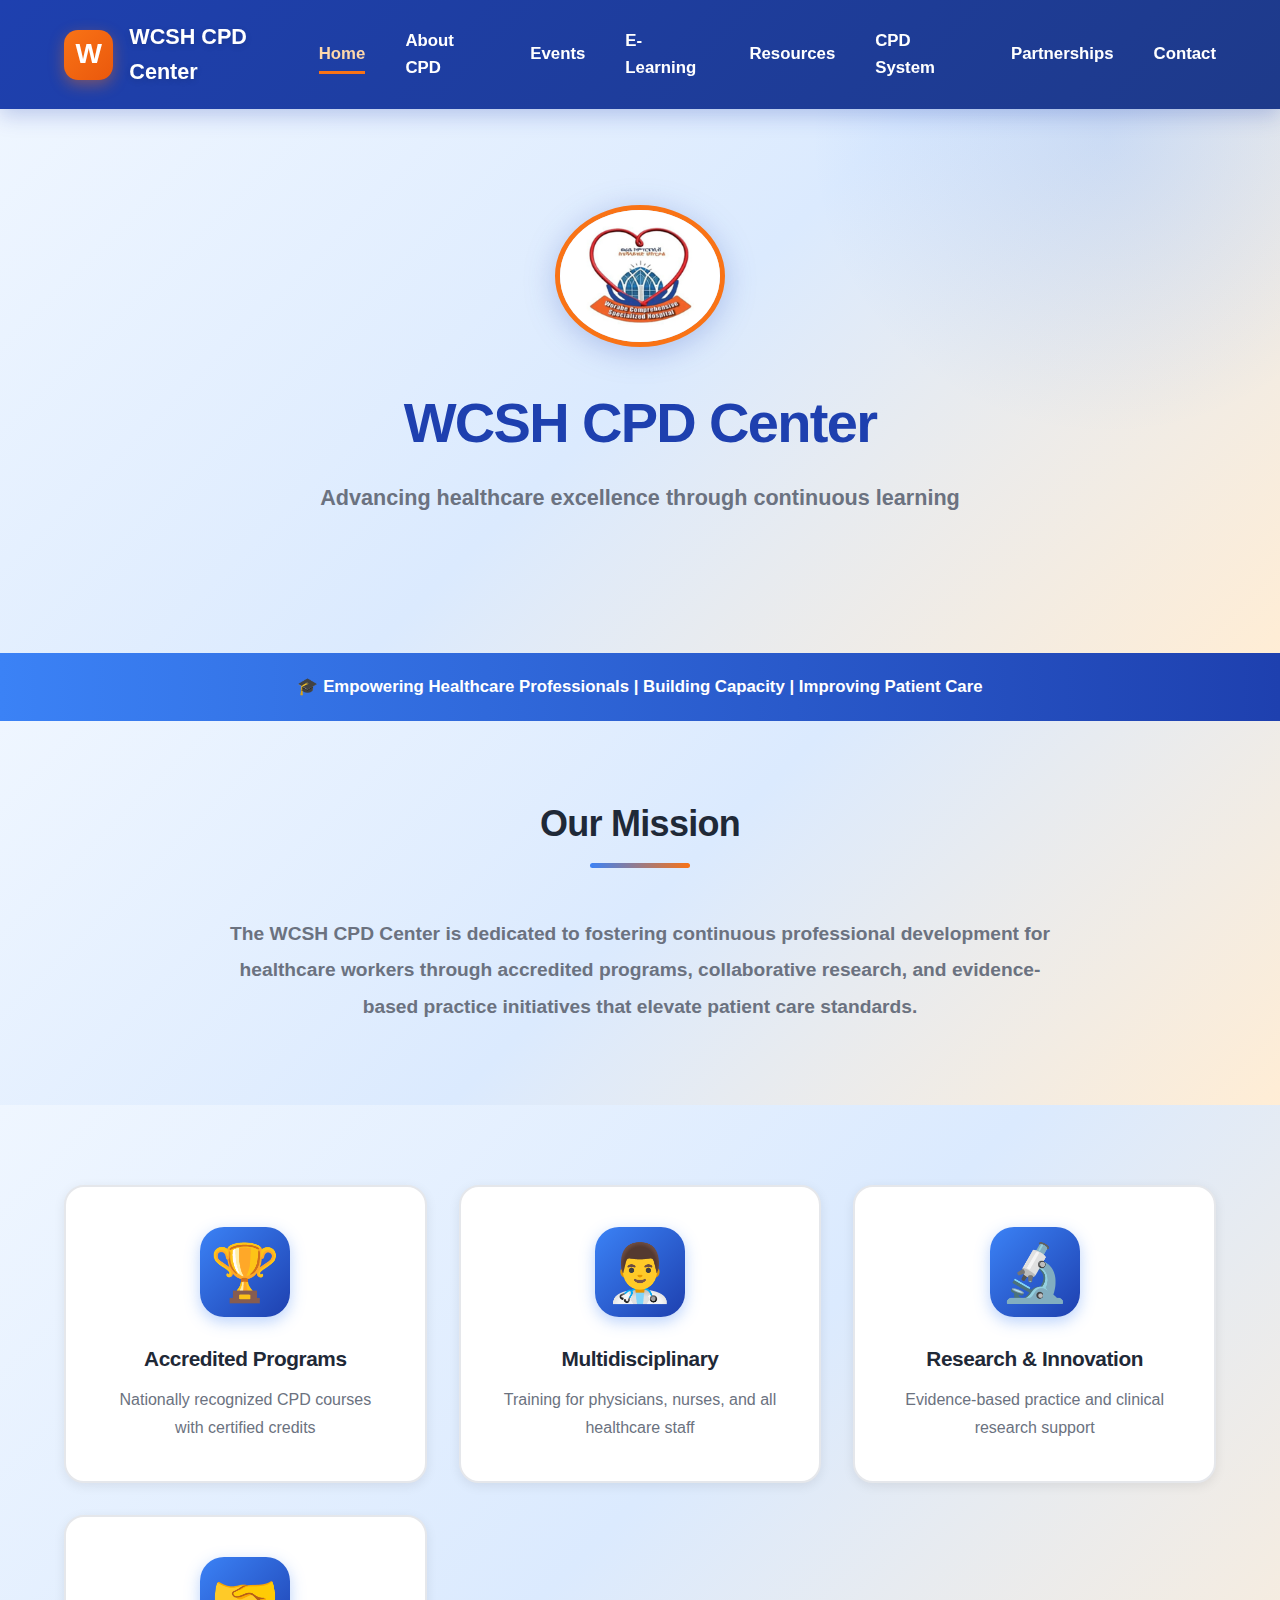
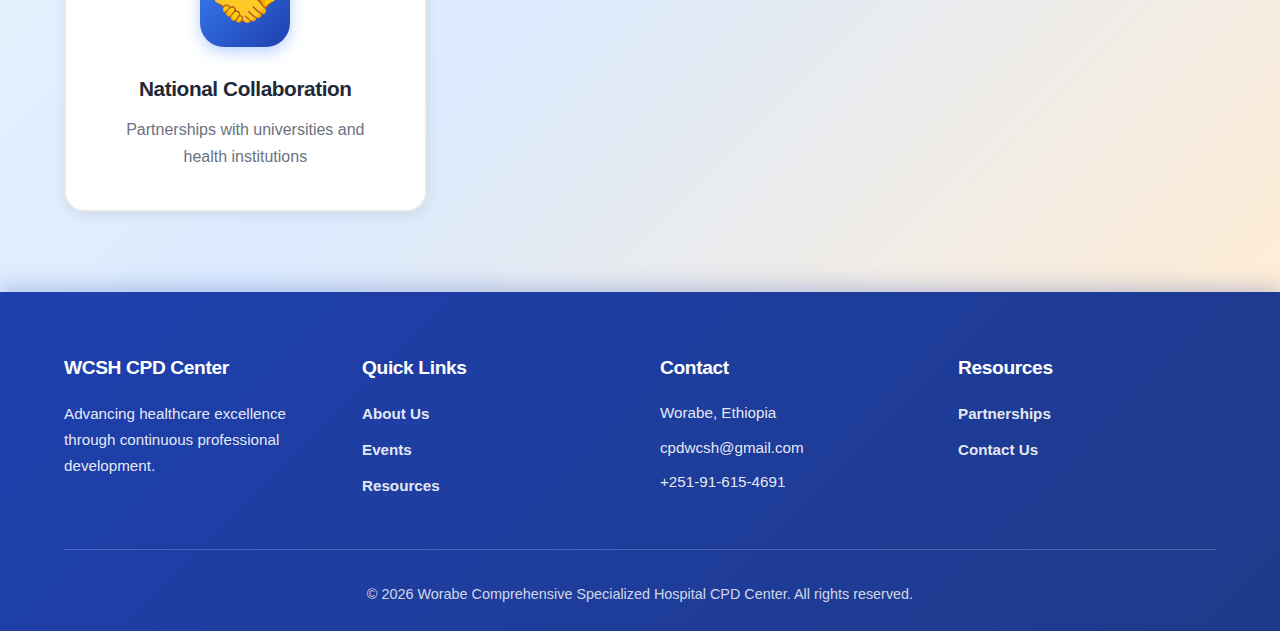
<file: index.html>
<!DOCTYPE html>
<html lang="en">
<head>
    <meta charset="UTF-8">
    <meta name="viewport" content="width=device-width, initial-scale=1.0">
    <meta name="description" content="WCSH CPD Center - Advancing healthcare excellence through continuous professional development">
    <meta name="keywords" content="CPD, continuing education, healthcare, medical training, Ethiopia">
    <title>WCSH CPD Center - Home</title>
    <link rel="stylesheet" href="assets/css/styles.css">
</head>
<body>
    <!-- Navigation Bar -->
    <nav class="navbar">
        <div class="container nav-container">
            <div class="nav-brand">
                <div class="logo">W</div>
                <span class="brand-text">WCSH CPD Center</span>
            </div>
            <button class="mobile-menu-toggle" id="mobileMenuBtn">
                <span></span>
                <span></span>
                <span></span>
            </button>
            <ul class="nav-menu" id="navMenu">
                <li><a href="index.html" class="active">Home</a></li>
                <li><a href="about.html">About CPD</a></li>
                <li><a href="events.html">Events</a></li>
                <li><a href="e-learning.html">E-Learning</a></li>
                <li><a href="resources.html">Resources</a></li>
                <li><a href="cpd-system.html">CPD System</a></li>
                <li><a href="partnerships.html">Partnerships</a></li>
                <li><a href="contact.html">Contact</a></li>
            </ul>
        </div>
    </nav>

    <!-- Hero Section -->
    <section class="hero">
        <div class="container hero-content">
            <!-- Hospital Logo -->
            <div class="hero-logo">
                <img src="assets/images/wcsh-logo.png" alt="WCSH Hospital Logo" class="hospital-logo">
            </div>
            <h1 class="hero-title">WCSH CPD Center</h1>
            <p class="hero-subtitle">Advancing healthcare excellence through continuous learning</p>
        </div>
    </section>

    <!-- Announcement Banner -->
    <section class="announcement-banner">
        <div class="container">
            <p>🎓 Empowering Healthcare Professionals | Building Capacity | Improving Patient Care</p>
        </div>
    </section>

    <!-- Mission Overview -->
    <section class="section" style="background: linear-gradient(135deg, var(--soft-blue) 0%, var(--light-blue) 50%, var(--soft-orange) 100%);">
        <div class="container">
            <h2 class="section-title">Our Mission</h2>
            <p class="mission-text">
                The WCSH CPD Center is dedicated to fostering continuous professional development 
                for healthcare workers through accredited programs, collaborative research, and 
                evidence-based practice initiatives that elevate patient care standards.
            </p>
        </div>
    </section>

    <!-- Highlight Cards -->
    <section class="section section-gray">
        <div class="container">
            <div class="highlights-grid">
                <div class="highlight-card">
                    <div class="highlight-icon">🏆</div>
                    <h3>Accredited Programs</h3>
                    <p>Nationally recognized CPD courses with certified credits</p>
                </div>
                <div class="highlight-card">
                    <div class="highlight-icon">👨‍⚕️</div>
                    <h3>Multidisciplinary</h3>
                    <p>Training for physicians, nurses, and all healthcare staff</p>
                </div>
                <div class="highlight-card">
                    <div class="highlight-icon">🔬</div>
                    <h3>Research & Innovation</h3>
                    <p>Evidence-based practice and clinical research support</p>
                </div>
                <div class="highlight-card">
                    <div class="highlight-icon">🤝</div>
                    <h3>National Collaboration</h3>
                    <p>Partnerships with universities and health institutions</p>
                </div>
            </div>
        </div>
    </section>

    <!-- Footer -->
    <footer class="footer">
        <div class="container">
            <div class="footer-grid">
                <div class="footer-column">
                    <h3>WCSH CPD Center</h3>
                    <p>Advancing healthcare excellence through continuous professional development.</p>
                </div>
                <div class="footer-column">
                    <h3>Quick Links</h3>
                    <ul class="footer-links">
                        <li><a href="about.html">About Us</a></li>
                        <li><a href="events.html">Events</a></li>
                        <li><a href="resources.html">Resources</a></li>
                    </ul>
                </div>
                <div class="footer-column">
                    <h3>Contact</h3>
                    <ul class="footer-contact">
                        <li>Worabe, Ethiopia</li>
                        <li>cpdwcsh@gmail.com</li>
                        <li>+251-91-615-4691</li>
                    </ul>
                </div>
                <div class="footer-column">
                    <h3>Resources</h3>
                    <ul class="footer-links">
                        <li><a href="partnerships.html">Partnerships</a></li>
                        <li><a href="contact.html">Contact Us</a></li>
                    </ul>
                </div>
            </div>
            <div class="footer-bottom">
                <p>© 2026 Worabe Comprehensive Specialized Hospital CPD Center. All rights reserved.</p>
            </div>
        </div>
    </footer>

    <script src="assets/js/main.js"></script>
</body>
</html>
</file>
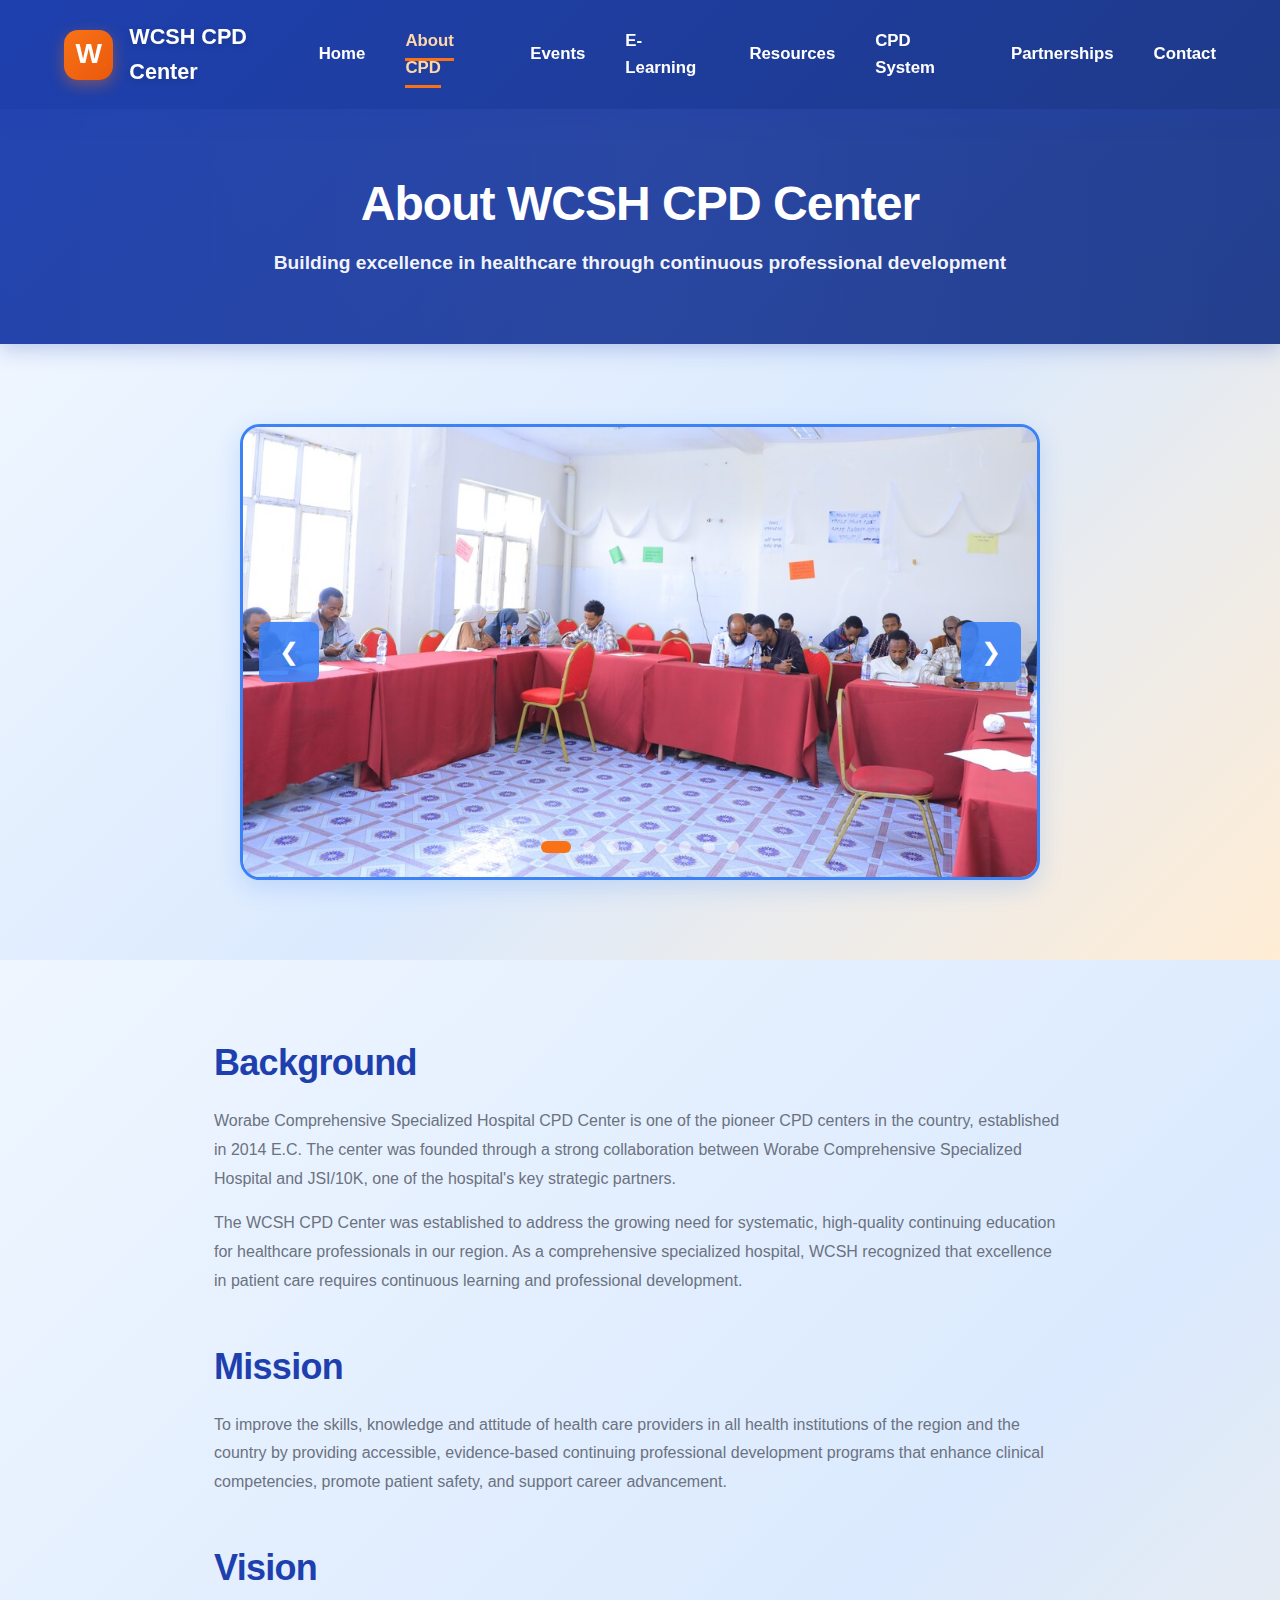
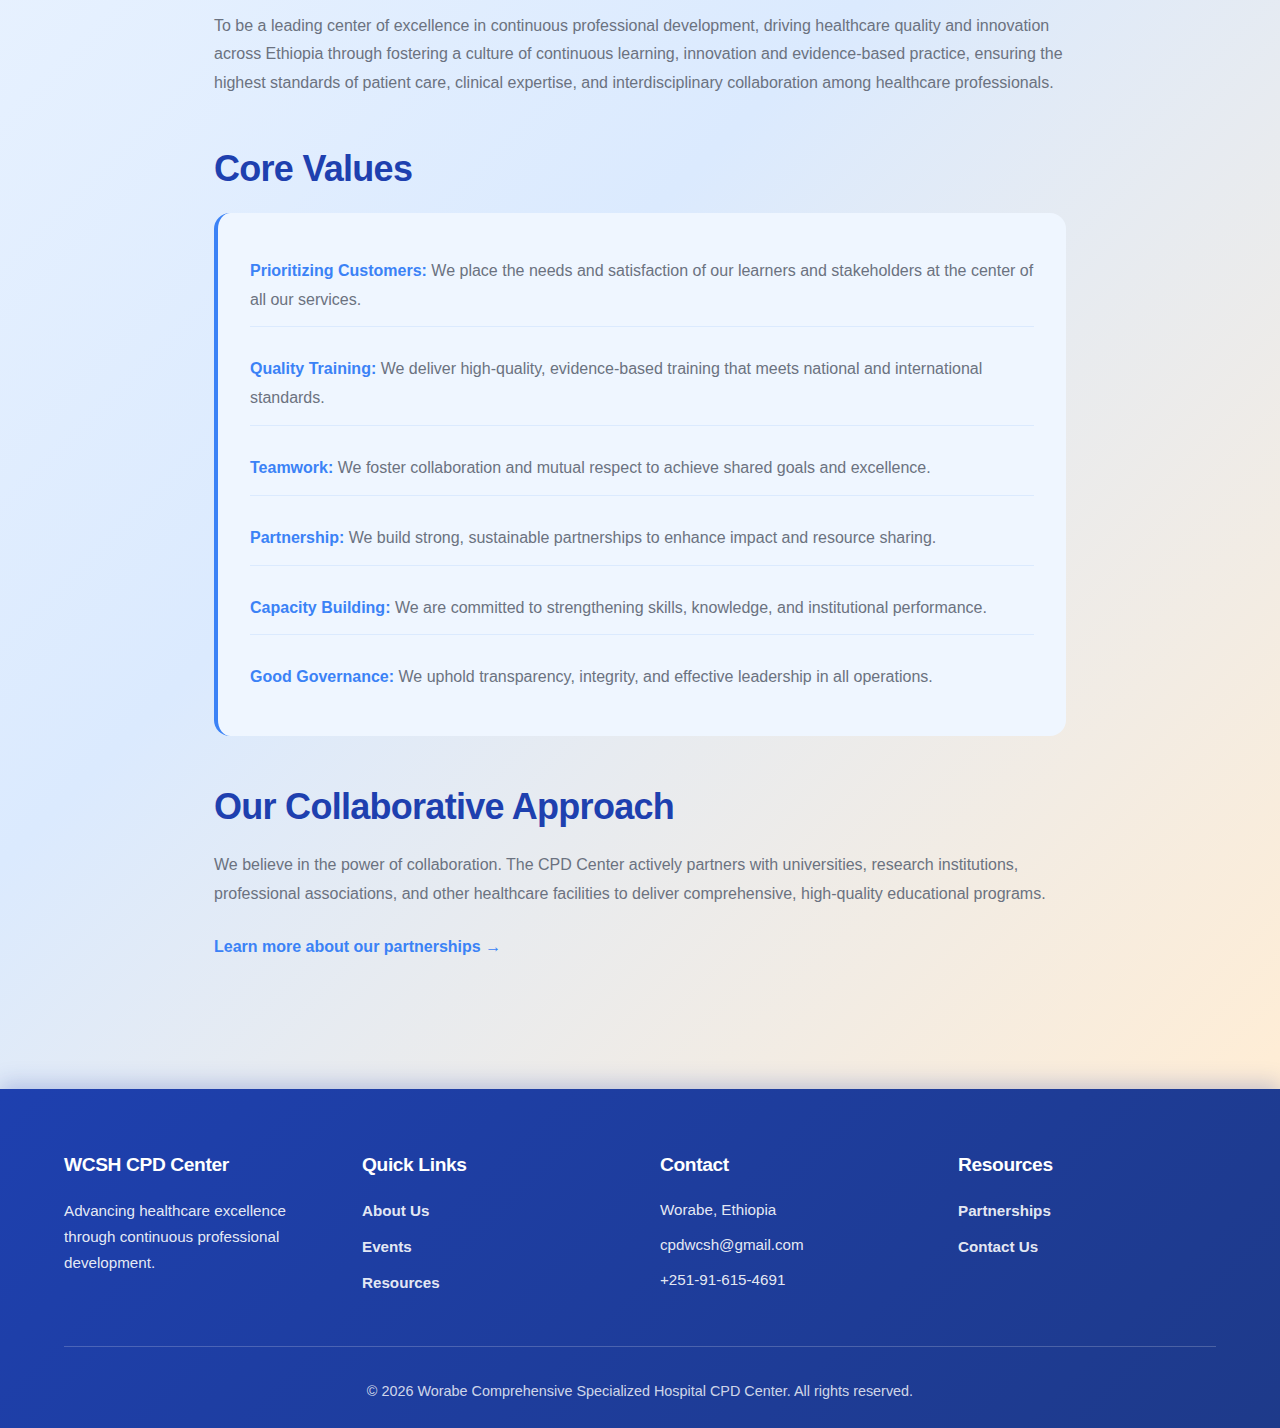
<file: about.html>
<!DOCTYPE html>
<html lang="en">
<head>
    <meta charset="UTF-8">
    <meta name="viewport" content="width=device-width, initial-scale=1.0">
    <meta name="description" content="About WCSH CPD Center - Vision, Mission, Governance">
    <title>About CPD Center - WCSH CPD Center</title>
    <link rel="stylesheet" href="assets/css/styles.css">
    <style>
        .content-section {
            margin-bottom: 3rem;
        }
        .content-section h2 {
            color: var(--primary-blue);
            margin-bottom: 1.25rem;
        }
        .content-section p {
            margin-bottom: 1rem;
            line-height: 1.8;
        }
    </style>
</head>
<body>
    <!-- Navigation Bar -->
    <nav class="navbar">
        <div class="container nav-container">
            <div class="nav-brand">
                <div class="logo">W</div>
                <span class="brand-text">WCSH CPD Center</span>
            </div>
            <button class="mobile-menu-toggle" id="mobileMenuBtn">
                <span></span>
                <span></span>
                <span></span>
            </button>
            <ul class="nav-menu" id="navMenu">
                <li><a href="index.html">Home</a></li>
                <li><a href="about.html" class="active">About CPD</a></li>
                <li><a href="events.html">Events</a></li>
                <li><a href="e-learning.html">E-Learning</a></li>
                <li><a href="resources.html">Resources</a></li>
                <li><a href="cpd-system.html">CPD System</a></li>
                <li><a href="partnerships.html">Partnerships</a></li>
                <li><a href="contact.html">Contact</a></li>
            </ul>
        </div>
    </nav>

    <!-- Page Header -->
    <section class="page-header">
        <div class="container">
            <h1>About WCSH CPD Center</h1>
            <p>Building excellence in healthcare through continuous professional development</p>
        </div>
    </section>

    <!-- Image Gallery Slider -->
    <section class="section">
        <div class="container">
            <div class="gallery-container" style="max-width: 800px; margin: 0 auto; position: relative; border-radius: 20px; overflow: hidden; box-shadow: 0 8px 24px rgba(59, 130, 246, 0.2); border: 3px solid var(--secondary-blue);">
                <div class="gallery-slider" id="gallerySlider" style="position: relative; width: 100%; height: 450px; background-color: var(--text-dark);">
                    <div class="gallery-slide active" style="display: block; width: 100%; height: 100%;">
                        <img src="assets/images/gallery1.jpg" alt="WCSH CPD Training" style="width: 100%; height: 100%; object-fit: cover;" onerror="this.src='https://via.placeholder.com/800x450/3B82F6/FFFFFF?text=CPD+Training+Session'">
                    </div>
                    <div class="gallery-slide" style="display: none; width: 100%; height: 100%;">
                        <img src="assets/images/gallery2.jpg" alt="Healthcare Workshop" style="width: 100%; height: 100%; object-fit: cover;" onerror="this.src='https://via.placeholder.com/800x450/3B82F6/FFFFFF?text=Healthcare+Workshop'">
                    </div>
                    <div class="gallery-slide" style="display: none; width: 100%; height: 100%;">
                        <img src="assets/images/gallery3.jpg" alt="Medical Conference" style="width: 100%; height: 100%; object-fit: cover;" onerror="this.src='https://via.placeholder.com/800x450/3B82F6/FFFFFF?text=Medical+Conference'">
                    </div>
                    <div class="gallery-slide" style="display: none; width: 100%; height: 100%;">
                        <img src="assets/images/gallery4.jpg" alt="CPD Certificate" style="width: 100%; height: 100%; object-fit: cover;" onerror="this.src='https://via.placeholder.com/800x450/3B82F6/FFFFFF?text=CPD+Certificates'">
                    </div>
                    <div class="gallery-slide" style="display: none; width: 100%; height: 100%;">
                        <img src="assets/images/gallery5.jpg" alt="Team Training" style="width: 100%; height: 100%; object-fit: cover;" onerror="this.src='https://via.placeholder.com/800x450/3B82F6/FFFFFF?text=Team+Training'">
                    </div>
                    <div class="gallery-slide" style="display: none; width: 100%; height: 100%;">
                        <img src="assets/images/gallery6.jpg" alt="Clinical Skills" style="width: 100%; height: 100%; object-fit: cover;" onerror="this.src='https://via.placeholder.com/800x450/3B82F6/FFFFFF?text=Clinical+Skills'">
                    </div>
                    <div class="gallery-slide" style="display: none; width: 100%; height: 100%;">
                        <img src="assets/images/gallery7.jpg" alt="Research Presentation" style="width: 100%; height: 100%; object-fit: cover;" onerror="this.src='https://via.placeholder.com/800x450/3B82F6/FFFFFF?text=Research+Presentation'">
                    </div>
                    <div class="gallery-slide" style="display: none; width: 100%; height: 100%;">
                        <img src="assets/images/gallery8.jpg" alt="Graduation" style="width: 100%; height: 100%; object-fit: cover;" onerror="this.src='https://via.placeholder.com/800x450/3B82F6/FFFFFF?text=Graduation+Ceremony'">
                    </div>
                </div>
                
                <button onclick="changeSlide(-1)" style="position: absolute; top: 50%; left: 1rem; transform: translateY(-50%); background-color: rgba(59, 130, 246, 0.9); color: white; border: none; padding: 1rem 1.25rem; cursor: pointer; font-size: 1.5rem; border-radius: 8px; z-index: 10;">❮</button>
                <button onclick="changeSlide(1)" style="position: absolute; top: 50%; right: 1rem; transform: translateY(-50%); background-color: rgba(59, 130, 246, 0.9); color: white; border: none; padding: 1rem 1.25rem; cursor: pointer; font-size: 1.5rem; border-radius: 8px; z-index: 10;">❯</button>
                
                <div style="position: absolute; bottom: 1.5rem; left: 50%; transform: translateX(-50%); display: flex; gap: 0.75rem; z-index: 10;">
                    <span class="gallery-dot active" onclick="currentSlide(1)" style="width: 12px; height: 12px; border-radius: 50%; background-color: var(--primary-orange); cursor: pointer;"></span>
                    <span class="gallery-dot" onclick="currentSlide(2)" style="width: 12px; height: 12px; border-radius: 50%; background-color: rgba(255, 255, 255, 0.5); cursor: pointer;"></span>
                    <span class="gallery-dot" onclick="currentSlide(3)" style="width: 12px; height: 12px; border-radius: 50%; background-color: rgba(255, 255, 255, 0.5); cursor: pointer;"></span>
                    <span class="gallery-dot" onclick="currentSlide(4)" style="width: 12px; height: 12px; border-radius: 50%; background-color: rgba(255, 255, 255, 0.5); cursor: pointer;"></span>
                    <span class="gallery-dot" onclick="currentSlide(5)" style="width: 12px; height: 12px; border-radius: 50%; background-color: rgba(255, 255, 255, 0.5); cursor: pointer;"></span>
                    <span class="gallery-dot" onclick="currentSlide(6)" style="width: 12px; height: 12px; border-radius: 50%; background-color: rgba(255, 255, 255, 0.5); cursor: pointer;"></span>
                    <span class="gallery-dot" onclick="currentSlide(7)" style="width: 12px; height: 12px; border-radius: 50%; background-color: rgba(255, 255, 255, 0.5); cursor: pointer;"></span>
                    <span class="gallery-dot" onclick="currentSlide(8)" style="width: 12px; height: 12px; border-radius: 50%; background-color: rgba(255, 255, 255, 0.5); cursor: pointer;"></span>
                </div>
            </div>
        </div>
    </section>

    <!-- Main Content -->
    <main class="section">
        <div class="container content-container">
            <section class="content-section">
                <h2>Background</h2>
                <p>Worabe Comprehensive Specialized Hospital CPD Center is one of the pioneer CPD centers in the country, established in 2014 E.C. The center was founded through a strong collaboration between Worabe Comprehensive Specialized Hospital and JSI/10K, one of the hospital's key strategic partners.</p>
                <p>The WCSH CPD Center was established to address the growing need for systematic, high-quality continuing education for healthcare professionals in our region. As a comprehensive specialized hospital, WCSH recognized that excellence in patient care requires continuous learning and professional development.</p>
            </section>

            <section class="content-section">
                <h2>Mission</h2>
                <p>To improve the skills, knowledge and attitude of health care providers in all health institutions of the region and the country by providing accessible, evidence-based continuing professional development programs that enhance clinical competencies, promote patient safety, and support career advancement.</p>
            </section>

            <section class="content-section">
                <h2>Vision</h2>
                <p>To be a leading center of excellence in continuous professional development, driving healthcare quality and innovation across Ethiopia through fostering a culture of continuous learning, innovation and evidence-based practice, ensuring the highest standards of patient care, clinical expertise, and interdisciplinary collaboration among healthcare professionals.</p>
            </section>

            <section class="content-section">
                <h2>Core Values</h2>
                <div style="background-color: var(--soft-blue); padding: 2rem; border-radius: 16px; border-left: 4px solid var(--secondary-blue);">
                    <p style="padding: 0.75rem 0; border-bottom: 1px solid var(--light-blue);"><strong style="color: var(--secondary-blue);">Prioritizing Customers:</strong> We place the needs and satisfaction of our learners and stakeholders at the center of all our services.</p>
                    <p style="padding: 0.75rem 0; border-bottom: 1px solid var(--light-blue);"><strong style="color: var(--secondary-blue);">Quality Training:</strong> We deliver high-quality, evidence-based training that meets national and international standards.</p>
                    <p style="padding: 0.75rem 0; border-bottom: 1px solid var(--light-blue);"><strong style="color: var(--secondary-blue);">Teamwork:</strong> We foster collaboration and mutual respect to achieve shared goals and excellence.</p>
                    <p style="padding: 0.75rem 0; border-bottom: 1px solid var(--light-blue);"><strong style="color: var(--secondary-blue);">Partnership:</strong> We build strong, sustainable partnerships to enhance impact and resource sharing.</p>
                    <p style="padding: 0.75rem 0; border-bottom: 1px solid var(--light-blue);"><strong style="color: var(--secondary-blue);">Capacity Building:</strong> We are committed to strengthening skills, knowledge, and institutional performance.</p>
                    <p style="padding: 0.75rem 0; margin-bottom: 0;"><strong style="color: var(--secondary-blue);">Good Governance:</strong> We uphold transparency, integrity, and effective leadership in all operations.</p>
                </div>
            </section>

            <section class="content-section">
                <h2>Our Collaborative Approach</h2>
                <p>We believe in the power of collaboration. The CPD Center actively partners with universities, research institutions, professional associations, and other healthcare facilities to deliver comprehensive, high-quality educational programs.</p>
                <p style="margin-top: 1.5rem;"><a href="partnerships.html" class="link-primary">Learn more about our partnerships →</a></p>
            </section>
        </div>
    </main>

    <!-- Footer -->
    <footer class="footer">
        <div class="container">
            <div class="footer-grid">
                <div class="footer-column">
                    <h3>WCSH CPD Center</h3>
                    <p>Advancing healthcare excellence through continuous professional development.</p>
                </div>
                <div class="footer-column">
                    <h3>Quick Links</h3>
                    <ul class="footer-links">
                        <li><a href="about.html">About Us</a></li>
                        <li><a href="events.html">Events</a></li>
                        <li><a href="resources.html">Resources</a></li>
                    </ul>
                </div>
                <div class="footer-column">
                    <h3>Contact</h3>
                    <ul class="footer-contact">
                        <li>Worabe, Ethiopia</li>
                        <li>cpdwcsh@gmail.com</li>
                        <li>+251-91-615-4691</li>
                    </ul>
                </div>
                <div class="footer-column">
                    <h3>Resources</h3>
                    <ul class="footer-links">
                        <li><a href="partnerships.html">Partnerships</a></li>
                        <li><a href="contact.html">Contact Us</a></li>
                    </ul>
                </div>
            </div>
            <div class="footer-bottom">
                <p>© 2026 Worabe Comprehensive Specialized Hospital CPD Center. All rights reserved.</p>
            </div>
        </div>
    </footer>

    <script>
        let currentSlideIndex = 1;
        showSlide(currentSlideIndex);

        function changeSlide(n) {
            showSlide(currentSlideIndex += n);
        }

        function currentSlide(n) {
            showSlide(currentSlideIndex = n);
        }

        function showSlide(n) {
            const slides = document.getElementsByClassName("gallery-slide");
            const dots = document.getElementsByClassName("gallery-dot");
            
            if (n > slides.length) { currentSlideIndex = 1; }
            if (n < 1) { currentSlideIndex = slides.length; }
            
            for (let i = 0; i < slides.length; i++) {
                slides[i].style.display = "none";
            }
            
            for (let i = 0; i < dots.length; i++) {
                dots[i].style.backgroundColor = "rgba(255, 255, 255, 0.5)";
                dots[i].style.width = "12px";
                dots[i].style.borderRadius = "50%";
            }
            
            slides[currentSlideIndex - 1].style.display = "block";
            dots[currentSlideIndex - 1].style.backgroundColor = "#F97316";
            dots[currentSlideIndex - 1].style.width = "30px";
            dots[currentSlideIndex - 1].style.borderRadius = "6px";
        }

        setInterval(() => { changeSlide(1); }, 5000);
    </script>
    <script src="assets/js/main.js"></script>
</body>
</html>
</file>
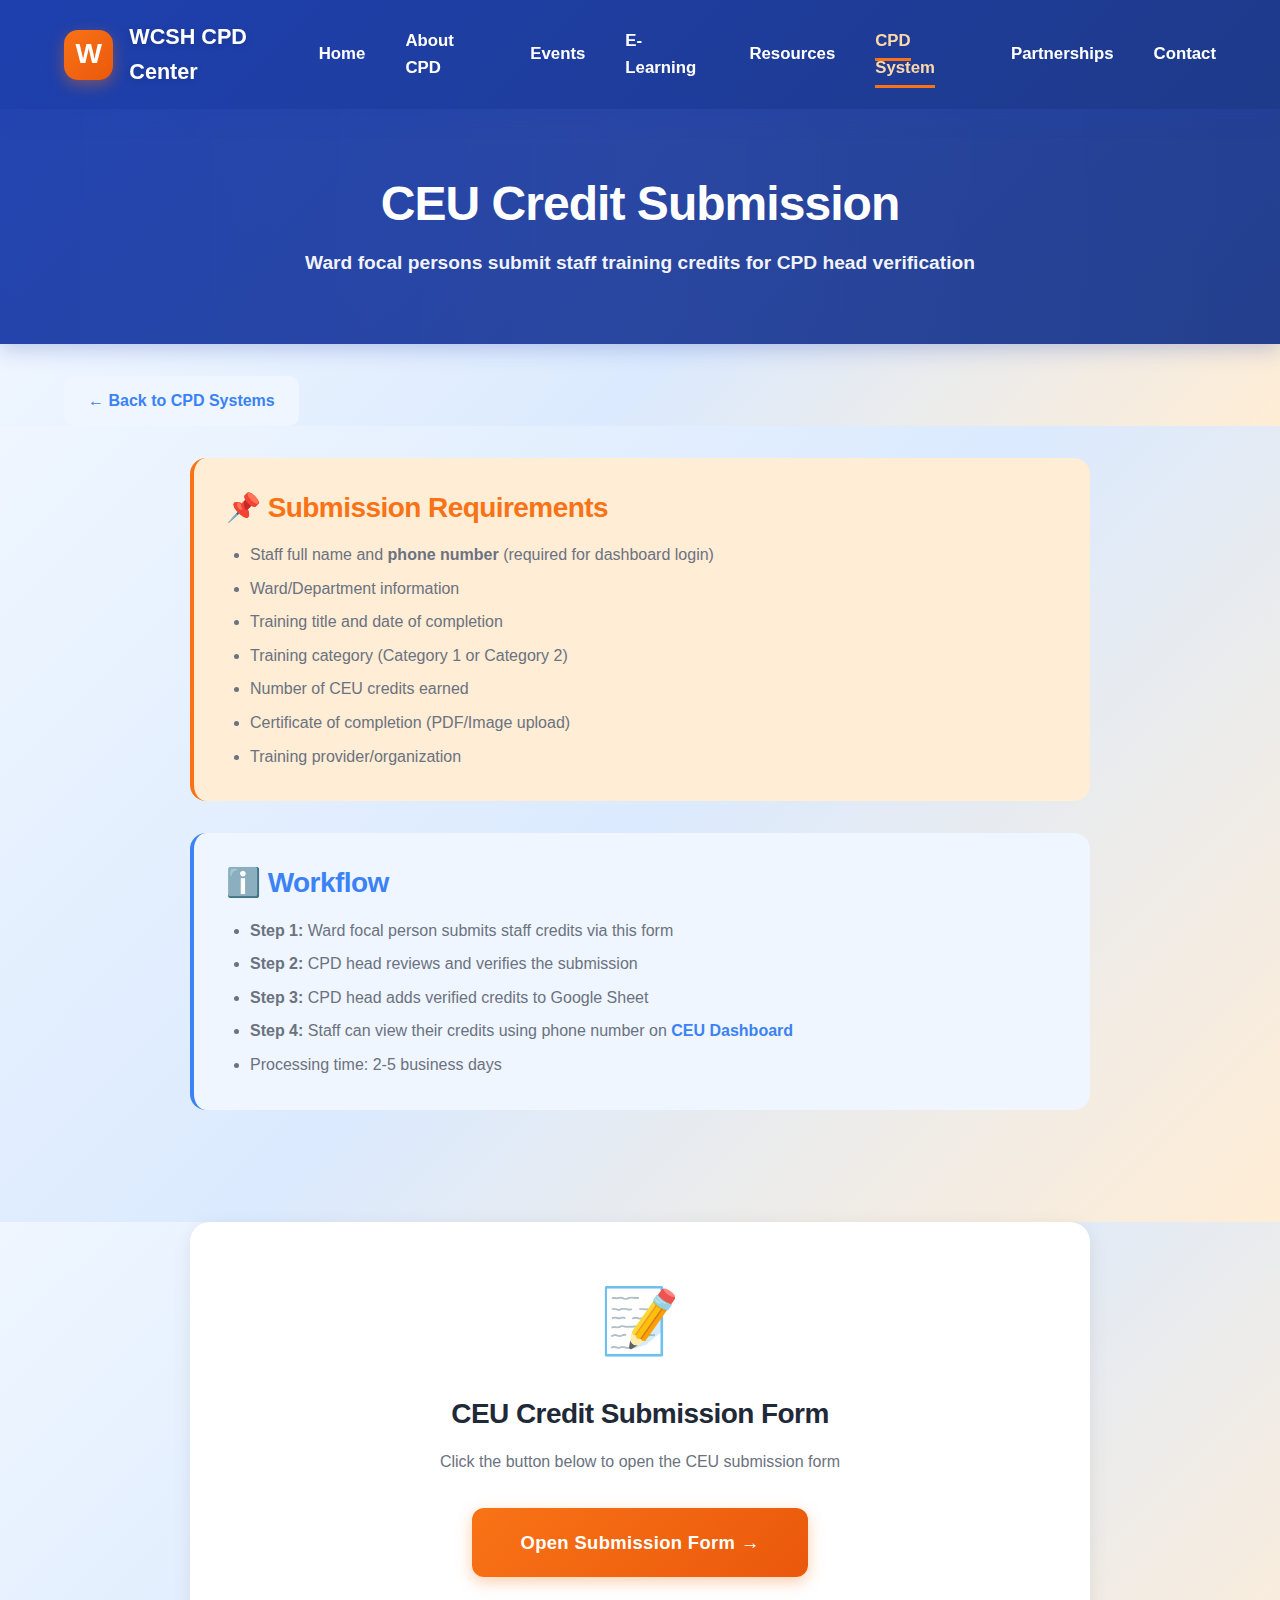
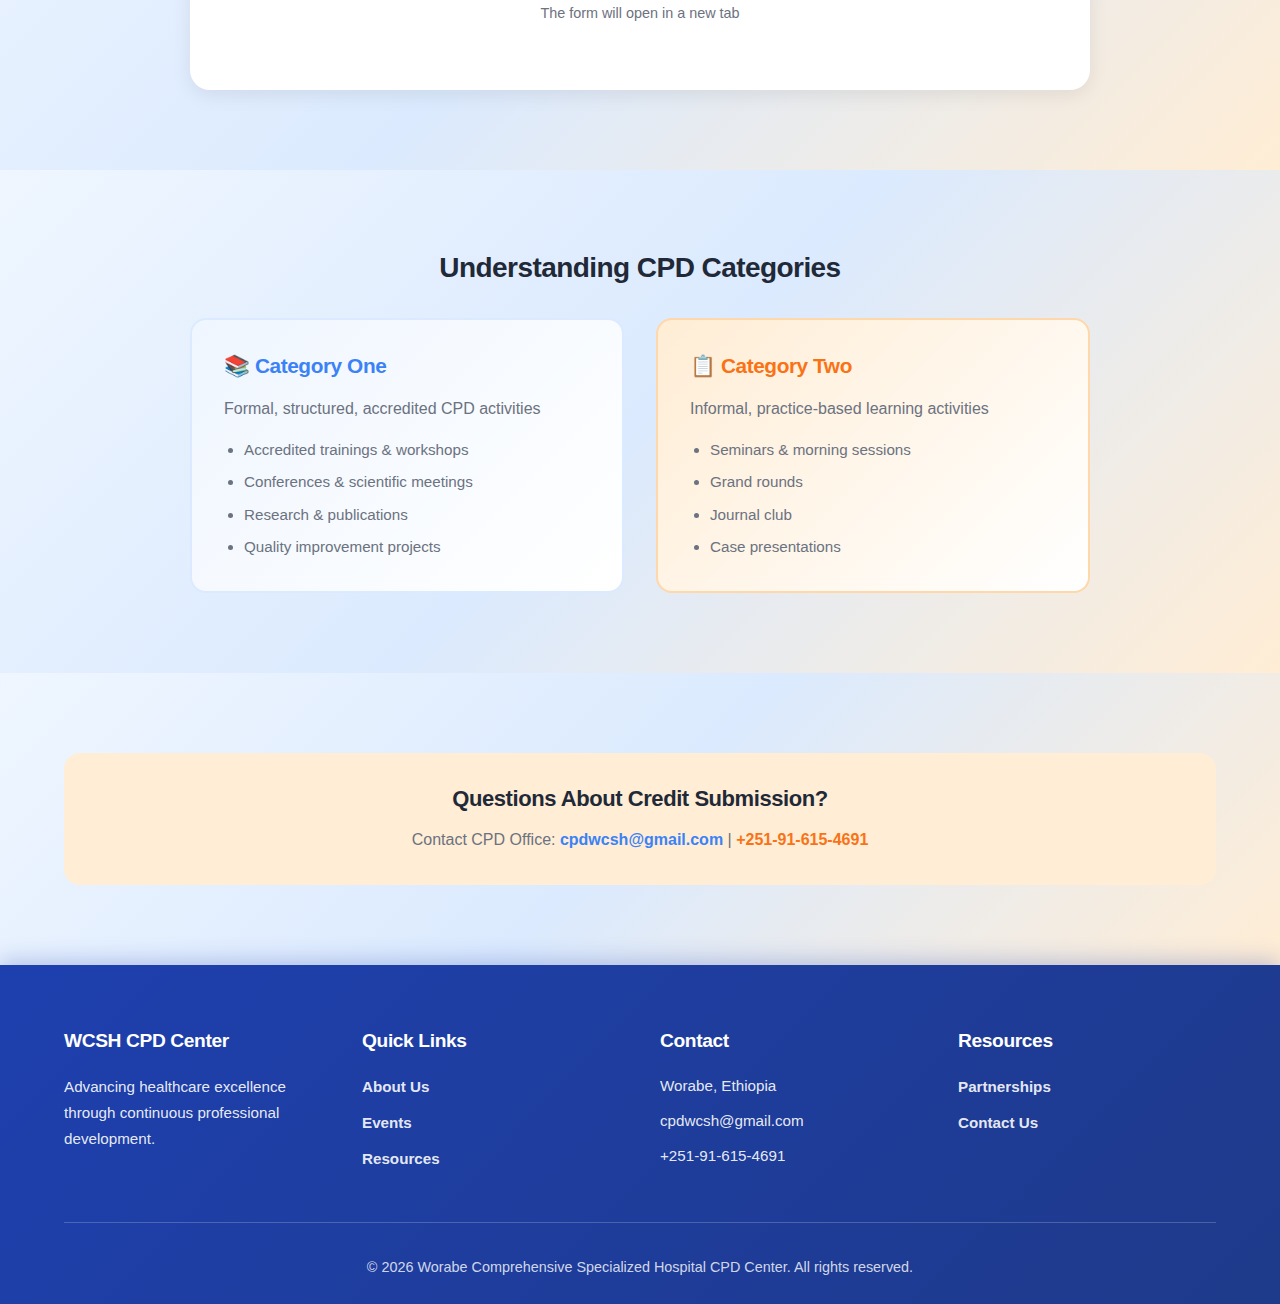
<file: ceu-submission.html>
<!DOCTYPE html>
<html lang="en">
<head>
    <meta charset="UTF-8">
    <meta name="viewport" content="width=device-width, initial-scale=1.0">
    <meta name="description" content="CEU Credit Submission - Submit Training Credits for Verification">
    <title>CEU Credit Submission - WCSH CPD Center</title>
    <link rel="stylesheet" href="assets/css/styles.css">
</head>
<body>
    <!-- Navigation Bar -->
    <nav class="navbar">
        <div class="container nav-container">
            <div class="nav-brand">
                <div class="logo">W</div>
                <span class="brand-text">WCSH CPD Center</span>
            </div>
            <button class="mobile-menu-toggle" id="mobileMenuBtn">
                <span></span>
                <span></span>
                <span></span>
            </button>
            <ul class="nav-menu" id="navMenu">
                <li><a href="index.html">Home</a></li>
                <li><a href="about.html">About CPD</a></li>
                <li><a href="events.html">Events</a></li>
                <li><a href="e-learning.html">E-Learning</a></li>
                <li><a href="resources.html">Resources</a></li>
                <li><a href="cpd-system.html" class="active">CPD System</a></li>
                <li><a href="partnerships.html">Partnerships</a></li>
                <li><a href="contact.html">Contact</a></li>
            </ul>
        </div>
    </nav>

    <!-- Page Header -->
    <section class="page-header">
        <div class="container">
            <h1>CEU Credit Submission</h1>
            <p>Ward focal persons submit staff training credits for CPD head verification</p>
        </div>
    </section>

    <!-- Back Button -->
    <section class="section" style="padding-top: 2rem; padding-bottom: 0;">
        <div class="container">
            <a href="cpd-system.html" style="display: inline-flex; align-items: center; gap: 0.5rem; color: var(--secondary-blue); font-weight: 700; text-decoration: none; padding: 0.75rem 1.5rem; background-color: var(--soft-blue); border-radius: 10px; transition: all 0.3s ease;" onmouseover="this.style.backgroundColor='var(--light-blue)';" onmouseout="this.style.backgroundColor='var(--soft-blue)';">
                ← Back to CPD Systems
            </a>
        </div>
    </section>

    <!-- Form Information -->
    <section class="section" style="padding-top: 2rem;">
        <div class="container">
            <div style="max-width: 900px; margin: 0 auto; padding: 2rem; background-color: var(--soft-orange); border-radius: 16px; border-left: 4px solid var(--primary-orange); margin-bottom: 2rem;">
                <h3 style="color: var(--primary-orange); margin-bottom: 1rem; font-weight: 800;">📌 Submission Requirements</h3>
                <ul style="color: var(--text-gray); margin: 0; padding-left: 1.5rem;">
                    <li style="margin-bottom: 0.5rem;">Staff full name and <strong>phone number</strong> (required for dashboard login)</li>
                    <li style="margin-bottom: 0.5rem;">Ward/Department information</li>
                    <li style="margin-bottom: 0.5rem;">Training title and date of completion</li>
                    <li style="margin-bottom: 0.5rem;">Training category (Category 1 or Category 2)</li>
                    <li style="margin-bottom: 0.5rem;">Number of CEU credits earned</li>
                    <li style="margin-bottom: 0.5rem;">Certificate of completion (PDF/Image upload)</li>
                    <li>Training provider/organization</li>
                </ul>
            </div>

            <div style="max-width: 900px; margin: 0 auto; padding: 2rem; background-color: var(--soft-blue); border-radius: 16px; border-left: 4px solid var(--secondary-blue); margin-bottom: 2rem;">
                <h3 style="color: var(--secondary-blue); margin-bottom: 1rem; font-weight: 800;">ℹ️ Workflow</h3>
                <ul style="color: var(--text-gray); margin: 0; padding-left: 1.5rem;">
                    <li style="margin-bottom: 0.5rem;"><strong>Step 1:</strong> Ward focal person submits staff credits via this form</li>
                    <li style="margin-bottom: 0.5rem;"><strong>Step 2:</strong> CPD head reviews and verifies the submission</li>
                    <li style="margin-bottom: 0.5rem;"><strong>Step 3:</strong> CPD head adds verified credits to Google Sheet</li>
                    <li style="margin-bottom: 0.5rem;"><strong>Step 4:</strong> Staff can view their credits using phone number on <a href="ceu-dashboard.html" style="color: var(--secondary-blue); font-weight: 700;">CEU Dashboard</a></li>
                    <li>Processing time: 2-5 business days</li>
                </ul>
            </div>
        </div>
    </section>

    <!-- Google Form Link (Cannot embed - will redirect) -->
    <section class="section" style="padding-top: 0;">
        <div class="container">
            <div style="max-width: 900px; margin: 0 auto; background-color: white; padding: 3rem; border-radius: 20px; box-shadow: 0 5px 20px rgba(0, 0, 0, 0.08); text-align: center;">
                <!-- REPLACE WITH YOUR GOOGLE FORM URL -->
                <div id="formRedirect">
                    <div style="font-size: 4rem; margin-bottom: 1.5rem;">📝</div>
                    <h3 style="color: var(--text-dark); margin-bottom: 1rem; font-weight: 800;">CEU Credit Submission Form</h3>
                    <p style="color: var(--text-gray); margin-bottom: 2rem; line-height: 1.7;">
                        Click the button below to open the CEU submission form
                    </p>
                    <a href="https://docs.google.com/forms/d/e/1FAIpQLSe-iFcZ7Ddnp9L_4bvCmkskbdSlNK8SLDtOucBM-iwOWTpYbQ/viewform" target="_blank" class="btn btn-primary" style="display: inline-block; padding: 1.25rem 3rem; font-size: 1.15rem; text-decoration: none;">
                        Open Submission Form →
                    </a>
                    <p style="color: var(--text-gray); margin-top: 1.5rem; font-size: 0.9rem;">
                        The form will open in a new tab
                    </p>
                </div>
                
                <!-- Fallback if form not configured -->
                <div id="formPlaceholder" style="display: none;">
                    <div style="font-size: 4rem; margin-bottom: 1.5rem;">📝</div>
                    <h3 style="color: var(--text-dark); margin-bottom: 1rem; font-weight: 800;">Form Not Yet Configured</h3>
                    <p style="color: var(--text-gray); margin-bottom: 2rem; line-height: 1.7;">
                        The CEU Credit Submission form is being prepared. Please contact the CPD office to submit your credits.
                    </p>
                    <div style="display: flex; justify-content: center; gap: 1rem; flex-wrap: wrap;">
                        <a href="mailto:cpdwcsh@gmail.com" style="color: var(--secondary-blue); font-weight: 700; text-decoration: none; padding: 1rem 2rem; background-color: white; border-radius: 10px; box-shadow: 0 3px 10px rgba(0, 0, 0, 0.1);">
                            📧 Email Us
                        </a>
                        <a href="tel:+251916154691" style="color: var(--primary-orange); font-weight: 700; text-decoration: none; padding: 1rem 2rem; background-color: white; border-radius: 10px; box-shadow: 0 3px 10px rgba(0, 0, 0, 0.1);">
                            📞 Call Us
                        </a>
                    </div>
                </div>
            </div>
        </div>
    </section>

    <!-- Credit Categories Info -->
    <section class="section section-gray">
        <div class="container">
            <div style="max-width: 900px; margin: 0 auto;">
                <h3 style="text-align: center; color: var(--text-dark); margin-bottom: 2rem; font-weight: 800;">Understanding CPD Categories</h3>
                <div style="display: grid; grid-template-columns: repeat(auto-fit, minmax(300px, 1fr)); gap: 2rem;">
                    <div style="padding: 2rem; background: linear-gradient(135deg, var(--soft-blue) 0%, white 100%); border-radius: 16px; border: 2px solid var(--light-blue);">
                        <h4 style="color: var(--secondary-blue); margin-bottom: 1rem; font-weight: 800; font-size: 1.3rem;">📚 Category One</h4>
                        <p style="color: var(--text-gray); margin-bottom: 1rem; line-height: 1.7;">Formal, structured, accredited CPD activities</p>
                        <ul style="color: var(--text-gray); font-size: 0.95rem; margin: 0; padding-left: 1.25rem;">
                            <li style="margin-bottom: 0.5rem;">Accredited trainings & workshops</li>
                            <li style="margin-bottom: 0.5rem;">Conferences & scientific meetings</li>
                            <li style="margin-bottom: 0.5rem;">Research & publications</li>
                            <li>Quality improvement projects</li>
                        </ul>
                    </div>
                    <div style="padding: 2rem; background: linear-gradient(135deg, var(--soft-orange) 0%, white 100%); border-radius: 16px; border: 2px solid var(--light-orange);">
                        <h4 style="color: var(--primary-orange); margin-bottom: 1rem; font-weight: 800; font-size: 1.3rem;">📋 Category Two</h4>
                        <p style="color: var(--text-gray); margin-bottom: 1rem; line-height: 1.7;">Informal, practice-based learning activities</p>
                        <ul style="color: var(--text-gray); font-size: 0.95rem; margin: 0; padding-left: 1.25rem;">
                            <li style="margin-bottom: 0.5rem;">Seminars & morning sessions</li>
                            <li style="margin-bottom: 0.5rem;">Grand rounds</li>
                            <li style="margin-bottom: 0.5rem;">Journal club</li>
                            <li>Case presentations</li>
                        </ul>
                    </div>
                </div>
            </div>
        </div>
    </section>

    <!-- Help Section -->
    <section class="section">
        <div class="container">
            <div style="text-align: center; padding: 2rem; background-color: var(--soft-orange); border-radius: 16px;">
                <h4 style="color: var(--text-dark); margin-bottom: 0.75rem; font-weight: 800;">Questions About Credit Submission?</h4>
                <p style="color: var(--text-gray); margin: 0;">
                    Contact CPD Office: <a href="mailto:cpdwcsh@gmail.com" style="color: var(--secondary-blue); font-weight: 700;">cpdwcsh@gmail.com</a> | 
                    <a href="tel:+251916154691" style="color: var(--primary-orange); font-weight: 700;">+251-91-615-4691</a>
                </p>
            </div>
        </div>
    </section>

    <!-- Footer -->
    <footer class="footer">
        <div class="container">
            <div class="footer-grid">
                <div class="footer-column">
                    <h3>WCSH CPD Center</h3>
                    <p>Advancing healthcare excellence through continuous professional development.</p>
                </div>
                <div class="footer-column">
                    <h3>Quick Links</h3>
                    <ul class="footer-links">
                        <li><a href="about.html">About Us</a></li>
                        <li><a href="events.html">Events</a></li>
                        <li><a href="resources.html">Resources</a></li>
                    </ul>
                </div>
                <div class="footer-column">
                    <h3>Contact</h3>
                    <ul class="footer-contact">
                        <li>Worabe, Ethiopia</li>
                        <li>cpdwcsh@gmail.com</li>
                        <li>+251-91-615-4691</li>
                    </ul>
                </div>
                <div class="footer-column">
                    <h3>Resources</h3>
                    <ul class="footer-links">
                        <li><a href="partnerships.html">Partnerships</a></li>
                        <li><a href="contact.html">Contact Us</a></li>
                    </ul>
                </div>
            </div>
            <div class="footer-bottom">
                <p>© 2026 Worabe Comprehensive Specialized Hospital CPD Center. All rights reserved.</p>
            </div>
        </div>
    </footer>

    <script>
        // Check if form URL is configured
        window.addEventListener('DOMContentLoaded', function() {
            const formLink = document.querySelector('a[href*="YOUR_CEU_SUBMISSION_GOOGLE_FORM_URL"]');
            const formRedirect = document.getElementById('formRedirect');
            const placeholder = document.getElementById('formPlaceholder');
            
            if (formLink && formLink.href.includes('YOUR_CEU_SUBMISSION_GOOGLE_FORM_URL')) {
                formRedirect.style.display = 'none';
                placeholder.style.display = 'block';
            }
        });
    </script>
    <script src="assets/js/main.js"></script>
</body>
</html>
</file>
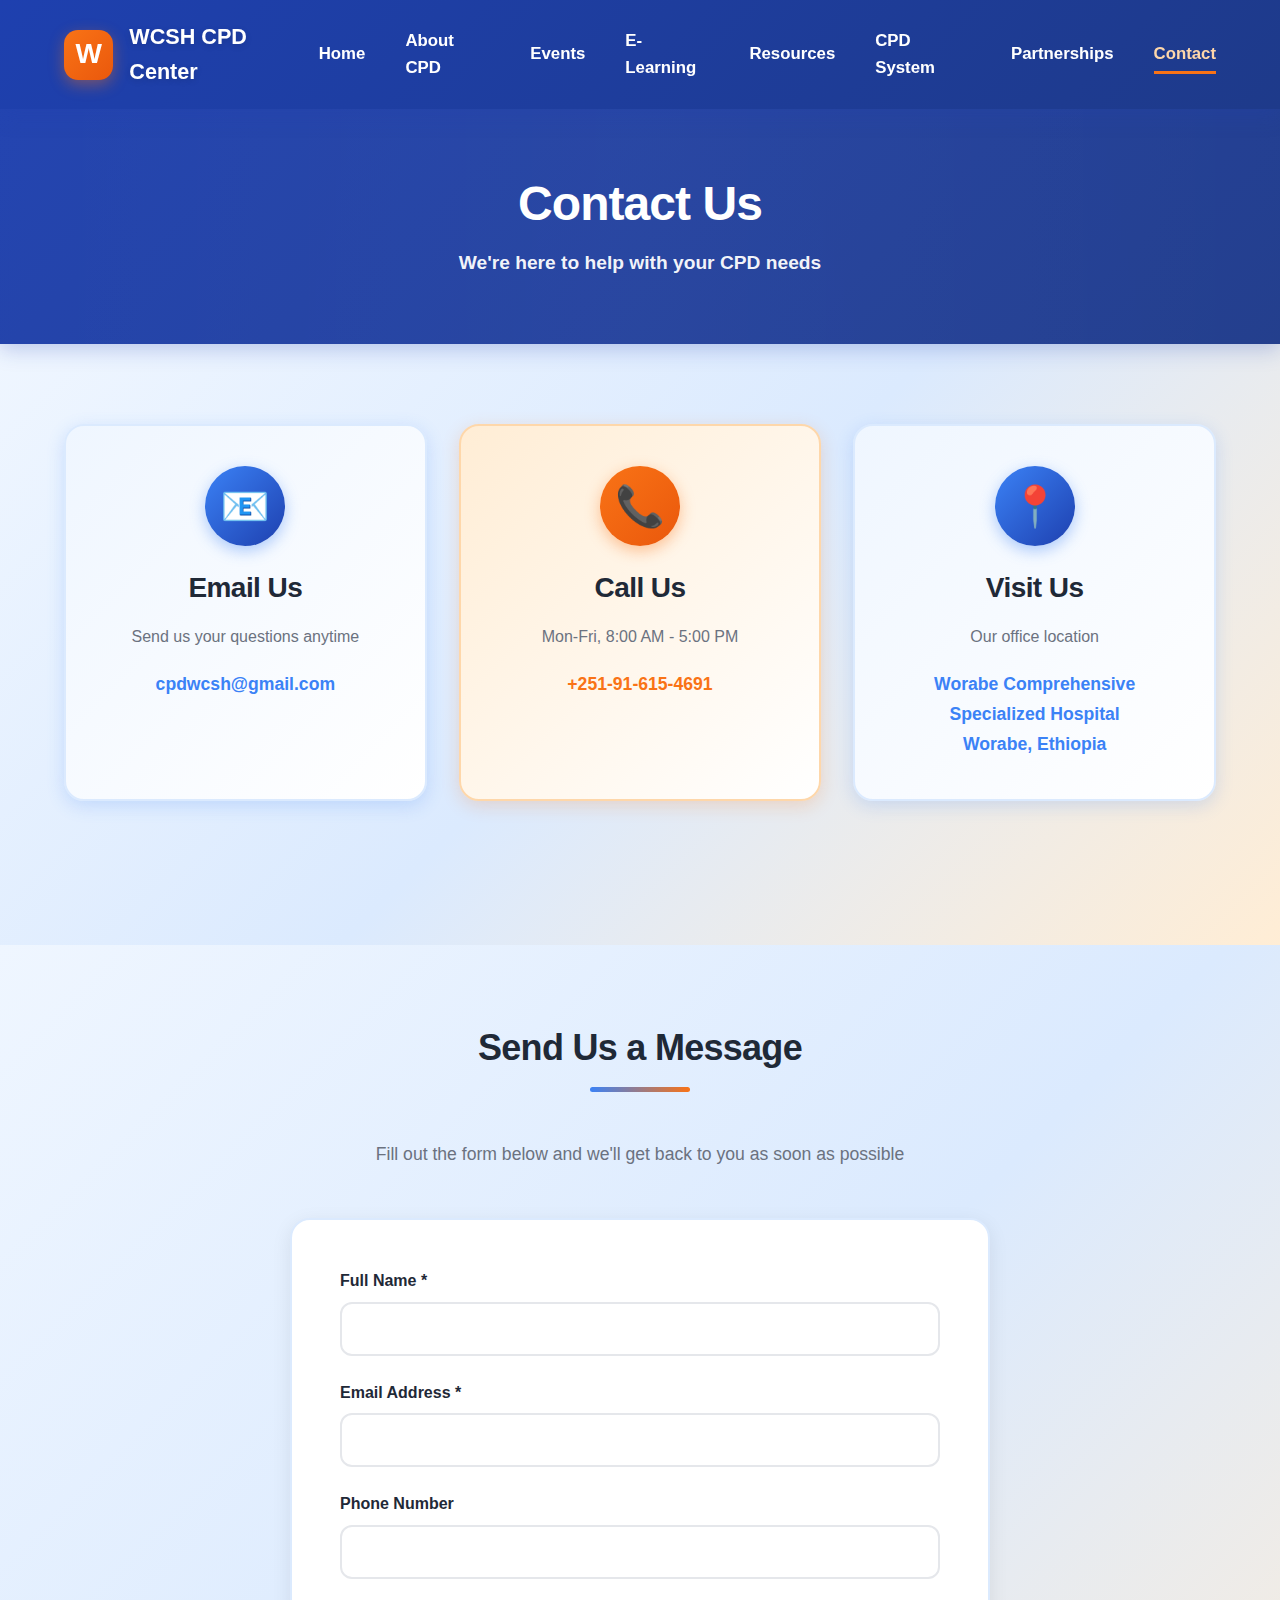
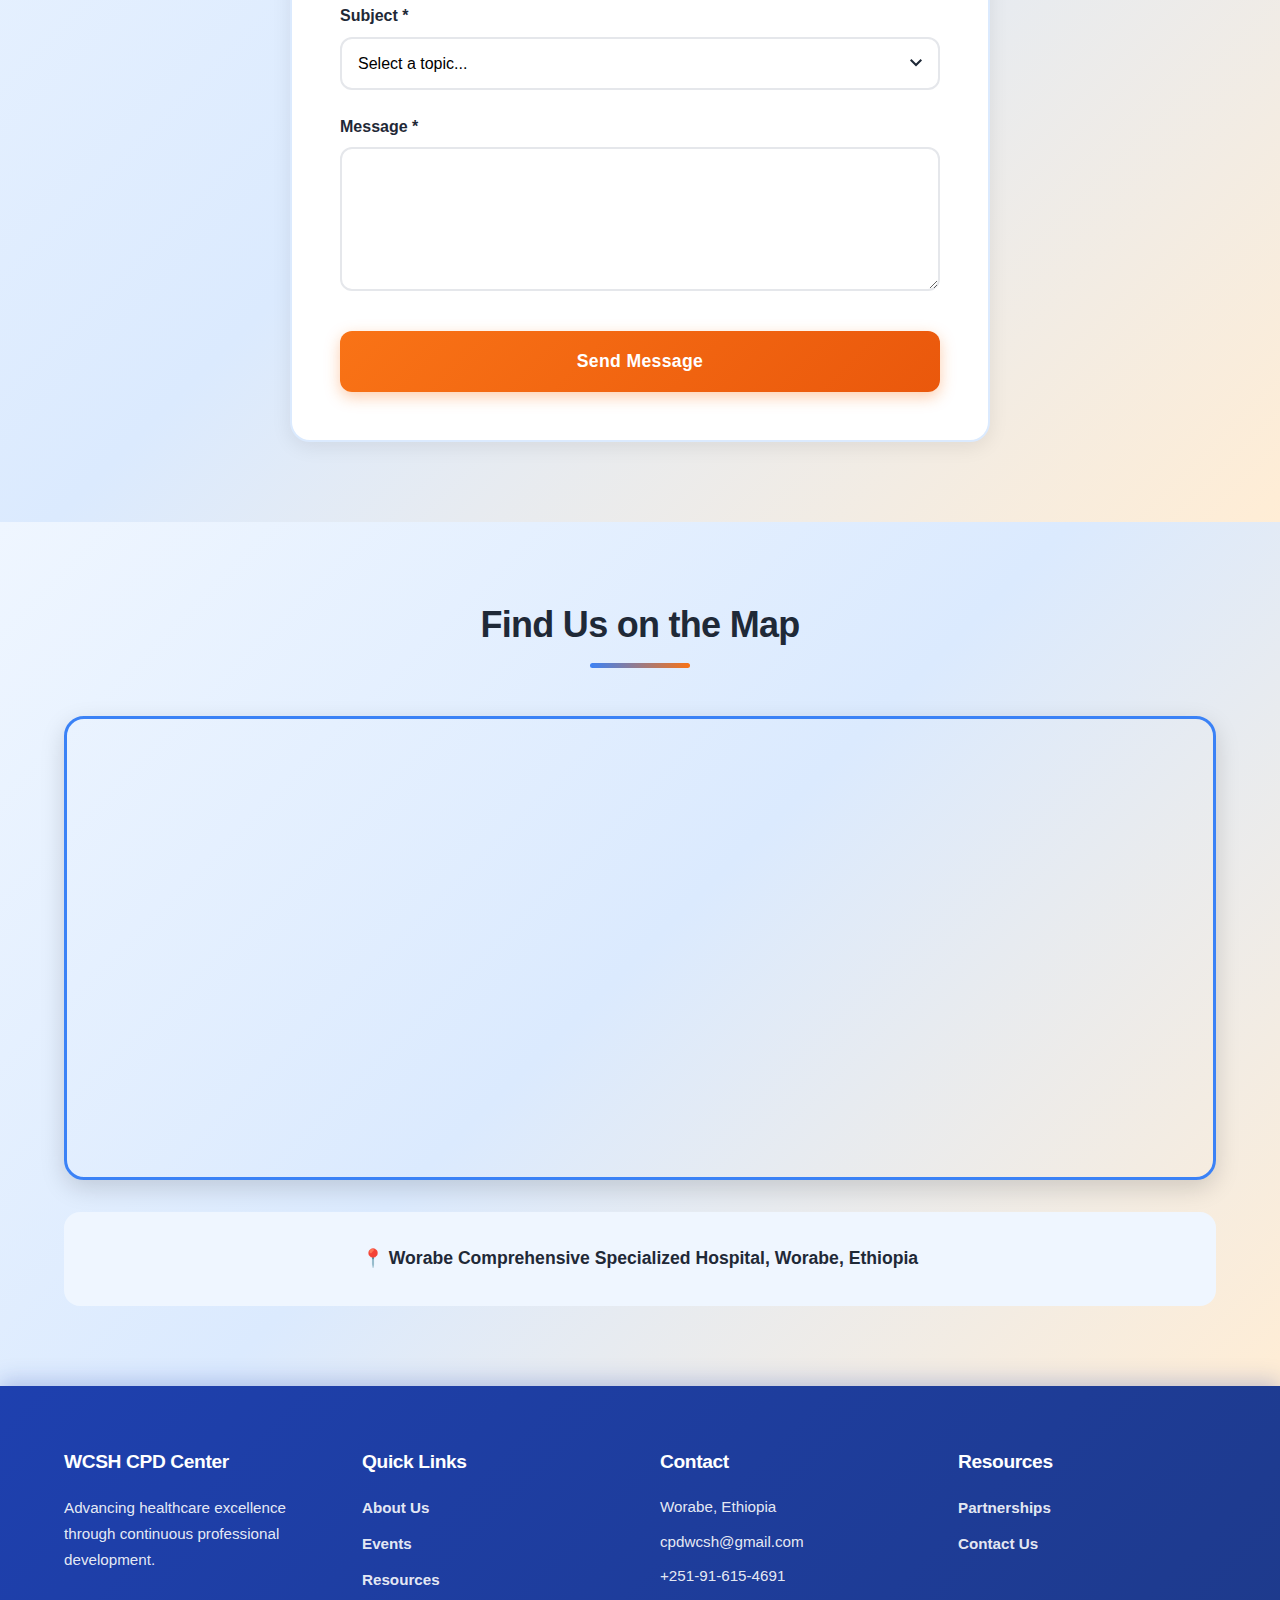
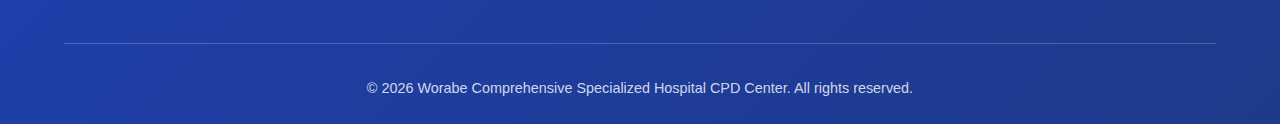
<file: contact.html>
<!DOCTYPE html>
<html lang="en">
<head>
    <meta charset="UTF-8">
    <meta name="viewport" content="width=device-width, initial-scale=1.0">
    <meta name="description" content="Contact WCSH CPD Center - Get in touch with our team">
    <title>Contact Us - WCSH CPD Center</title>
    <link rel="stylesheet" href="assets/css/styles.css">
</head>
<body>
    <!-- Navigation Bar -->
    <nav class="navbar">
        <div class="container nav-container">
            <div class="nav-brand">
                <div class="logo">W</div>
                <span class="brand-text">WCSH CPD Center</span>
            </div>
            <button class="mobile-menu-toggle" id="mobileMenuBtn">
                <span></span>
                <span></span>
                <span></span>
            </button>
            <ul class="nav-menu" id="navMenu">
                <li><a href="index.html">Home</a></li>
                <li><a href="about.html">About CPD</a></li>
                <li><a href="events.html">Events</a></li>
                <li><a href="e-learning.html">E-Learning</a></li>
                <li><a href="resources.html">Resources</a></li>
                <li><a href="cpd-system.html">CPD System</a></li>
                <li><a href="partnerships.html">Partnerships</a></li>
                <li><a href="contact.html" class="active">Contact</a></li>
            </ul>
        </div>
    </nav>

    <!-- Page Header -->
    <section class="page-header">
        <div class="container">
            <h1>Contact Us</h1>
            <p>We're here to help with your CPD needs</p>
        </div>
    </section>

    <!-- Contact Information Cards -->
    <section class="section">
        <div class="container">
            <div style="display: grid; grid-template-columns: repeat(auto-fit, minmax(280px, 1fr)); gap: 2rem; margin-bottom: 4rem;">
                <!-- Email Card -->
                <div style="background: linear-gradient(135deg, var(--soft-blue) 0%, white 100%); padding: 2.5rem; border-radius: 20px; box-shadow: 0 5px 18px rgba(59, 130, 246, 0.2); border: 2px solid var(--light-blue); text-align: center; transition: all 0.3s ease;" onmouseover="this.style.transform='translateY(-10px)'; this.style.boxShadow='0 15px 35px rgba(59, 130, 246, 0.3)';" onmouseout="this.style.transform='translateY(0)'; this.style.boxShadow='0 5px 18px rgba(59, 130, 246, 0.2)';">
                    <div style="width: 80px; height: 80px; background: linear-gradient(135deg, var(--secondary-blue), var(--primary-blue)); border-radius: 50%; display: flex; align-items: center; justify-content: center; margin: 0 auto 1.5rem; box-shadow: 0 5px 15px rgba(59, 130, 246, 0.4);">
                        <span style="font-size: 2.5rem;">📧</span>
                    </div>
                    <h3 style="color: var(--text-dark); margin-bottom: 1rem; font-weight: 800;">Email Us</h3>
                    <p style="color: var(--text-gray); margin-bottom: 1.25rem;">Send us your questions anytime</p>
                    <a href="mailto:cpdwcsh@gmail.com" style="color: var(--secondary-blue); font-weight: 700; font-size: 1.1rem; text-decoration: none; word-break: break-all;">cpdwcsh@gmail.com</a>
                </div>

                <!-- Phone Card -->
                <div style="background: linear-gradient(135deg, var(--soft-orange) 0%, white 100%); padding: 2.5rem; border-radius: 20px; box-shadow: 0 5px 18px rgba(249, 115, 22, 0.2); border: 2px solid var(--light-orange); text-align: center; transition: all 0.3s ease;" onmouseover="this.style.transform='translateY(-10px)'; this.style.boxShadow='0 15px 35px rgba(249, 115, 22, 0.3)';" onmouseout="this.style.transform='translateY(0)'; this.style.boxShadow='0 5px 18px rgba(249, 115, 22, 0.2)';">
                    <div style="width: 80px; height: 80px; background: linear-gradient(135deg, var(--primary-orange), #EA580C); border-radius: 50%; display: flex; align-items: center; justify-content: center; margin: 0 auto 1.5rem; box-shadow: 0 5px 15px rgba(249, 115, 22, 0.4);">
                        <span style="font-size: 2.5rem;">📞</span>
                    </div>
                    <h3 style="color: var(--text-dark); margin-bottom: 1rem; font-weight: 800;">Call Us</h3>
                    <p style="color: var(--text-gray); margin-bottom: 1.25rem;">Mon-Fri, 8:00 AM - 5:00 PM</p>
                    <a href="tel:+251916154691" style="color: var(--primary-orange); font-weight: 700; font-size: 1.1rem; text-decoration: none;">+251-91-615-4691</a>
                </div>

                <!-- Location Card -->
                <div style="background: linear-gradient(135deg, var(--soft-blue) 0%, white 100%); padding: 2.5rem; border-radius: 20px; box-shadow: 0 5px 18px rgba(59, 130, 246, 0.2); border: 2px solid var(--light-blue); text-align: center; transition: all 0.3s ease;" onmouseover="this.style.transform='translateY(-10px)'; this.style.boxShadow='0 15px 35px rgba(59, 130, 246, 0.3)';" onmouseout="this.style.transform='translateY(0)'; this.style.boxShadow='0 5px 18px rgba(59, 130, 246, 0.2)';">
                    <div style="width: 80px; height: 80px; background: linear-gradient(135deg, var(--secondary-blue), var(--primary-blue)); border-radius: 50%; display: flex; align-items: center; justify-content: center; margin: 0 auto 1.5rem; box-shadow: 0 5px 15px rgba(59, 130, 246, 0.4);">
                        <span style="font-size: 2.5rem;">📍</span>
                    </div>
                    <h3 style="color: var(--text-dark); margin-bottom: 1rem; font-weight: 800;">Visit Us</h3>
                    <p style="color: var(--text-gray); margin-bottom: 1.25rem;">Our office location</p>
                    <p style="color: var(--secondary-blue); font-weight: 700; font-size: 1.1rem; margin: 0;">Worabe Comprehensive<br>Specialized Hospital<br>Worabe, Ethiopia</p>
                </div>
            </div>
        </div>
    </section>

    <!-- Contact Form Section -->
    <section class="section section-gray">
        <div class="container">
            <div style="max-width: 700px; margin: 0 auto;">
                <h2 class="section-title">Send Us a Message</h2>
                <p style="text-align: center; color: var(--text-gray); margin-bottom: 3rem; font-size: 1.1rem;">Fill out the form below and we'll get back to you as soon as possible</p>
                
                <!-- Contact Form -->
                <form id="contactForm" action="https://api.web3forms.com/submit" method="POST" style="background-color: white; padding: 3rem; border-radius: 20px; box-shadow: 0 5px 20px rgba(0, 0, 0, 0.08); border: 2px solid var(--light-blue);">
                    <!-- Web3Forms Access Key - REPLACE WITH YOUR KEY -->
                    <input type="hidden" name="access_key" value="1378257b-b917-4bc3-a995-9ab45ac9ec57">
                    
                    <!-- Redirect after submission -->
                    <input type="hidden" name="redirect" value="https://yourwebsite.com/thank-you.html">
                    
                    <!-- From Name (will show as cpdwcsh@gmail.com) -->
                    <input type="hidden" name="from_name" value="WCSH CPD Website Contact Form">
                    
                    <!-- Subject -->
                    <input type="hidden" name="subject" value="New Contact Form Submission from WCSH CPD Website">
                    
                    <!-- Name Field -->
                    <div style="margin-bottom: 1.5rem;">
                        <label for="name" style="display: block; margin-bottom: 0.5rem; color: var(--text-dark); font-weight: 700;">Full Name *</label>
                        <input type="text" id="name" name="name" required 
                               style="width: 100%; padding: 1rem; border: 2px solid var(--border-gray); border-radius: 12px; font-size: 1rem; transition: all 0.3s ease;"
                               onfocus="this.style.borderColor='var(--secondary-blue)'; this.style.boxShadow='0 0 0 3px rgba(59, 130, 246, 0.1)';"
                               onblur="this.style.borderColor='var(--border-gray)'; this.style.boxShadow='none';">
                    </div>
                    
                    <!-- Email Field -->
                    <div style="margin-bottom: 1.5rem;">
                        <label for="email" style="display: block; margin-bottom: 0.5rem; color: var(--text-dark); font-weight: 700;">Email Address *</label>
                        <input type="email" id="email" name="email" required 
                               style="width: 100%; padding: 1rem; border: 2px solid var(--border-gray); border-radius: 12px; font-size: 1rem; transition: all 0.3s ease;"
                               onfocus="this.style.borderColor='var(--secondary-blue)'; this.style.boxShadow='0 0 0 3px rgba(59, 130, 246, 0.1)';"
                               onblur="this.style.borderColor='var(--border-gray)'; this.style.boxShadow='none';">
                    </div>
                    
                    <!-- Phone Field -->
                    <div style="margin-bottom: 1.5rem;">
                        <label for="phone" style="display: block; margin-bottom: 0.5rem; color: var(--text-dark); font-weight: 700;">Phone Number</label>
                        <input type="tel" id="phone" name="phone" 
                               style="width: 100%; padding: 1rem; border: 2px solid var(--border-gray); border-radius: 12px; font-size: 1rem; transition: all 0.3s ease;"
                               onfocus="this.style.borderColor='var(--secondary-blue)'; this.style.boxShadow='0 0 0 3px rgba(59, 130, 246, 0.1)';"
                               onblur="this.style.borderColor='var(--border-gray)'; this.style.boxShadow='none';">
                    </div>
                    
                    <!-- Subject Field -->
                    <div style="margin-bottom: 1.5rem;">
                        <label for="topic" style="display: block; margin-bottom: 0.5rem; color: var(--text-dark); font-weight: 700;">Subject *</label>
                        <select id="topic" name="topic" required 
                                style="width: 100%; padding: 1rem; border: 2px solid var(--border-gray); border-radius: 12px; font-size: 1rem; transition: all 0.3s ease; background-color: white; appearance: none; background-image: url('data:image/svg+xml;charset=UTF-8,%3Csvg xmlns=%22http://www.w3.org/2000/svg%22 width=%2212%22 height=%228%22 viewBox=%220 0 12 8%22%3E%3Cpath fill=%22%231F2937%22 d=%22M1.41 0L6 4.58 10.59 0 12 1.41l-6 6-6-6z%22/%3E%3C/svg%3E'); background-repeat: no-repeat; background-position: right 1rem center; padding-right: 3rem;"
                                onfocus="this.style.borderColor='var(--secondary-blue)'; this.style.boxShadow='0 0 0 3px rgba(59, 130, 246, 0.1)';"
                                onblur="this.style.borderColor='var(--border-gray)'; this.style.boxShadow='none';">
                            <option value="">Select a topic...</option>
                            <option value="Training Inquiry">Training Inquiry</option>
                            <option value="CEU Credit Question">CEU Credit Question</option>
                            <option value="Partnership Opportunity">Partnership Opportunity</option>
                            <option value="General Question">General Question</option>
                            <option value="Technical Support">Technical Support</option>
                            <option value="Other">Other</option>
                        </select>
                    </div>
                    
                    <!-- Message Field -->
                    <div style="margin-bottom: 2rem;">
                        <label for="message" style="display: block; margin-bottom: 0.5rem; color: var(--text-dark); font-weight: 700;">Message *</label>
                        <textarea id="message" name="message" rows="6" required 
                                  style="width: 100%; padding: 1rem; border: 2px solid var(--border-gray); border-radius: 12px; font-size: 1rem; resize: vertical; transition: all 0.3s ease; font-family: inherit;"
                                  onfocus="this.style.borderColor='var(--secondary-blue)'; this.style.boxShadow='0 0 0 3px rgba(59, 130, 246, 0.1)';"
                                  onblur="this.style.borderColor='var(--border-gray)'; this.style.boxShadow='none';"></textarea>
                    </div>
                    
                    <!-- Submit Button -->
                    <button type="submit" class="btn btn-primary" style="width: 100%; padding: 1.25rem; font-size: 1.1rem;">
                        Send Message
                    </button>
                    
                    <!-- Success/Error Messages -->
                    <div id="formMessage" style="margin-top: 1.5rem; padding: 1rem; border-radius: 12px; display: none;"></div>
                </form>
            </div>
        </div>
    </section>

    <!-- Map Section -->
    <section class="section">
        <div class="container">
            <h2 class="section-title">Find Us on the Map</h2>
            <div style="border-radius: 20px; overflow: hidden; box-shadow: 0 8px 25px rgba(0, 0, 0, 0.15); border: 3px solid var(--secondary-blue);">
                <iframe 
                    src="https://www.google.com/maps/embed?pb=!1m18!1m12!1m3!1d3963.952912260219!2d37.8666!3d7.8333!2m3!1f0!2f0!3f0!3m2!1i1024!2i768!4f13.1!3m3!1m2!1s0x17b14a9e5f5f5f5f%3A0x5f5f5f5f5f5f5f5f!2sWorabe%2C%20Ethiopia!5e0!3m2!1sen!2sus!4v1234567890123!5m2!1sen!2sus" 
                    width="100%" 
                    height="450" 
                    style="border:0;" 
                    allowfullscreen="" 
                    loading="lazy" 
                    referrerpolicy="no-referrer-when-downgrade">
                </iframe>
            </div>
            <div style="text-align: center; margin-top: 2rem; padding: 2rem; background-color: var(--soft-blue); border-radius: 16px;">
                <p style="color: var(--text-dark); font-size: 1.1rem; font-weight: 600; margin: 0;">
                    📍 Worabe Comprehensive Specialized Hospital, Worabe, Ethiopia
                </p>
            </div>
        </div>
    </section>

    <!-- Footer -->
    <footer class="footer">
        <div class="container">
            <div class="footer-grid">
                <div class="footer-column">
                    <h3>WCSH CPD Center</h3>
                    <p>Advancing healthcare excellence through continuous professional development.</p>
                </div>
                <div class="footer-column">
                    <h3>Quick Links</h3>
                    <ul class="footer-links">
                        <li><a href="about.html">About Us</a></li>
                        <li><a href="events.html">Events</a></li>
                        <li><a href="resources.html">Resources</a></li>
                    </ul>
                </div>
                <div class="footer-column">
                    <h3>Contact</h3>
                    <ul class="footer-contact">
                        <li>Worabe, Ethiopia</li>
                        <li>cpdwcsh@gmail.com</li>
                        <li>+251-91-615-4691</li>
                    </ul>
                </div>
                <div class="footer-column">
                    <h3>Resources</h3>
                    <ul class="footer-links">
                        <li><a href="partnerships.html">Partnerships</a></li>
                        <li><a href="contact.html">Contact Us</a></li>
                    </ul>
                </div>
            </div>
            <div class="footer-bottom">
                <p>© 2026 Worabe Comprehensive Specialized Hospital CPD Center. All rights reserved.</p>
            </div>
        </div>
    </footer>

    <script>
        // Form submission handling
        const contactForm = document.getElementById('contactForm');
        const formMessage = document.getElementById('formMessage');
        
        contactForm.addEventListener('submit', async function(e) {
            e.preventDefault();
            
            const submitBtn = contactForm.querySelector('button[type="submit"]');
            const originalBtnText = submitBtn.textContent;
            submitBtn.textContent = 'Sending...';
            submitBtn.disabled = true;
            
            const formData = new FormData(contactForm);
            
            try {
                const response = await fetch('https://api.web3forms.com/submit', {
                    method: 'POST',
                    body: formData
                });
                
                const data = await response.json();
                
                if (data.success) {
                    formMessage.style.display = 'block';
                    formMessage.style.backgroundColor = '#D1FAE5';
                    formMessage.style.color = '#065F46';
                    formMessage.style.border = '2px solid #10B981';
                    formMessage.innerHTML = '<strong>✅ Success!</strong> Your message has been sent. We\'ll get back to you soon!';
                    contactForm.reset();
                } else {
                    throw new Error('Form submission failed');
                }
            } catch (error) {
                formMessage.style.display = 'block';
                formMessage.style.backgroundColor = '#FEE2E2';
                formMessage.style.color = '#991B1B';
                formMessage.style.border = '2px solid #EF4444';
                formMessage.innerHTML = '<strong>❌ Error!</strong> Something went wrong. Please try again or email us directly at cpdwcsh@gmail.com';
            } finally {
                submitBtn.textContent = originalBtnText;
                submitBtn.disabled = false;
            }
        });
    </script>
    <script src="assets/js/main.js"></script>
</body>
</html>
</file>
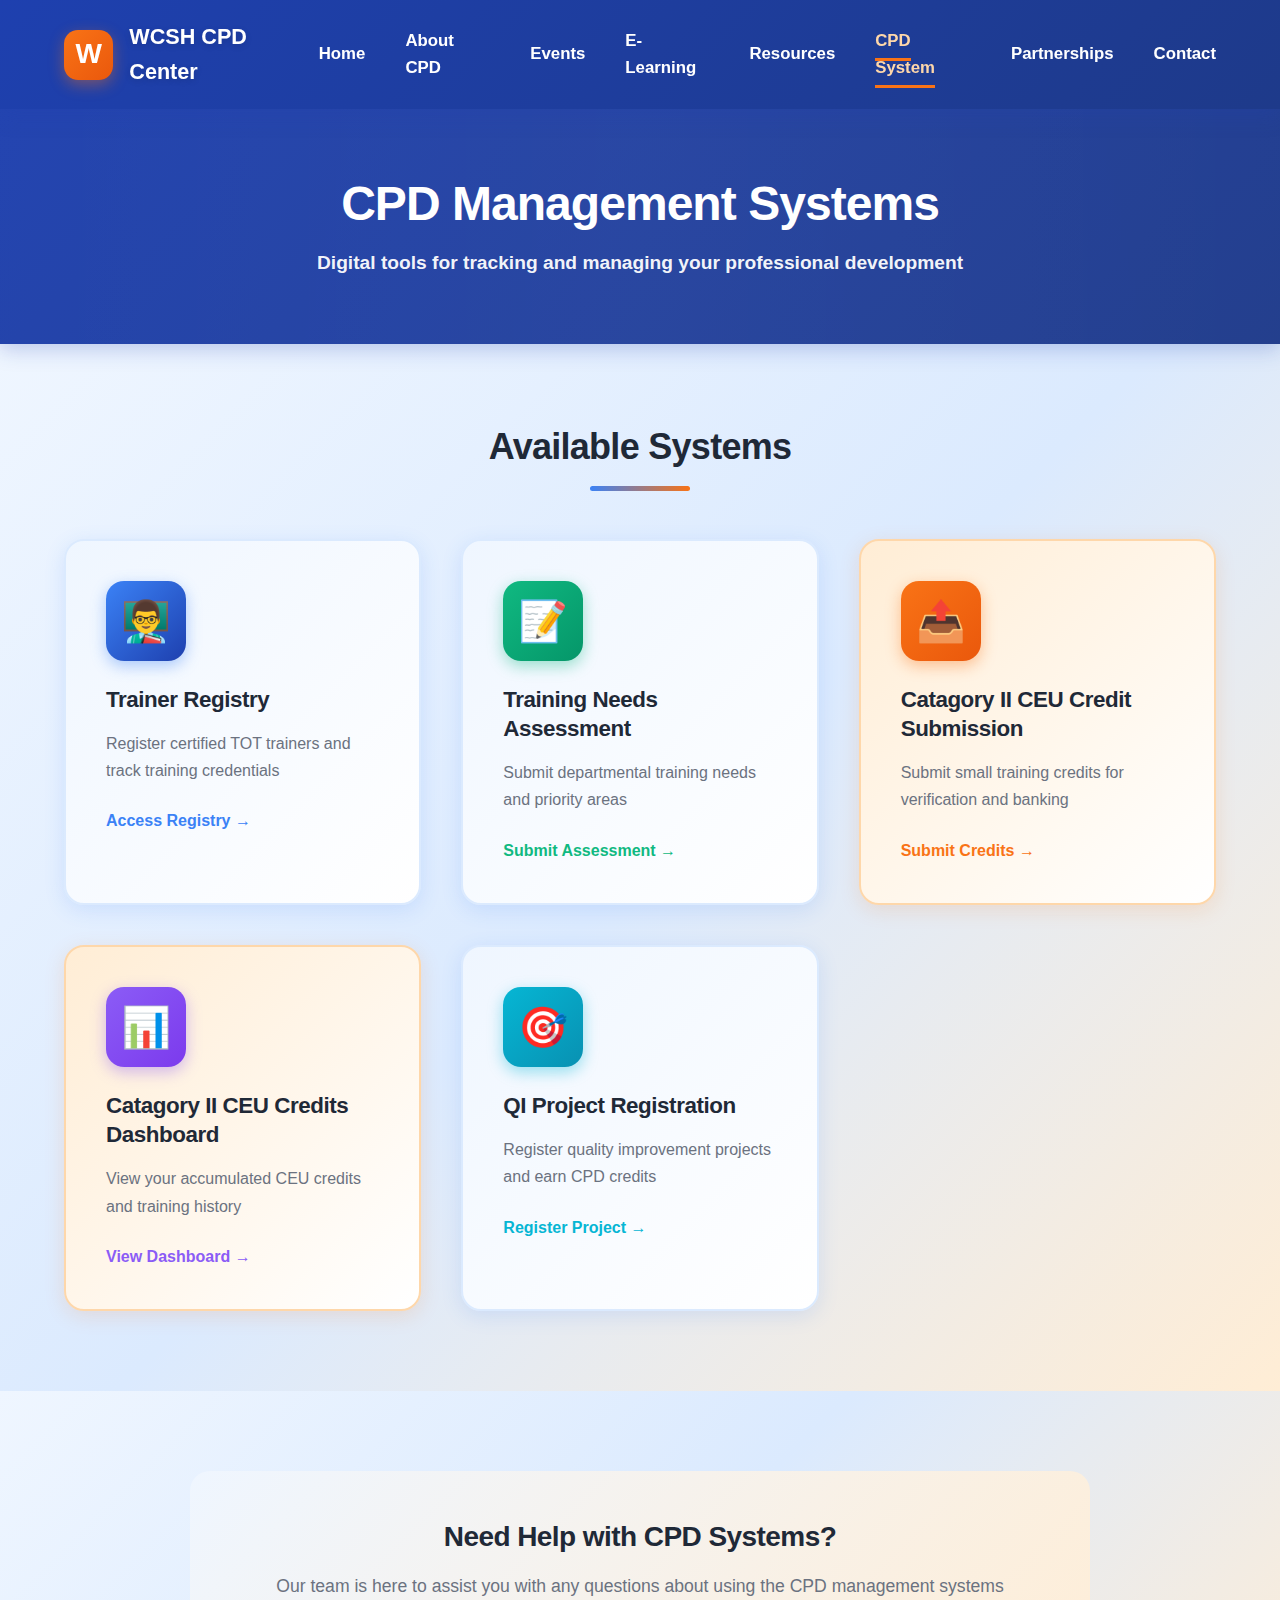
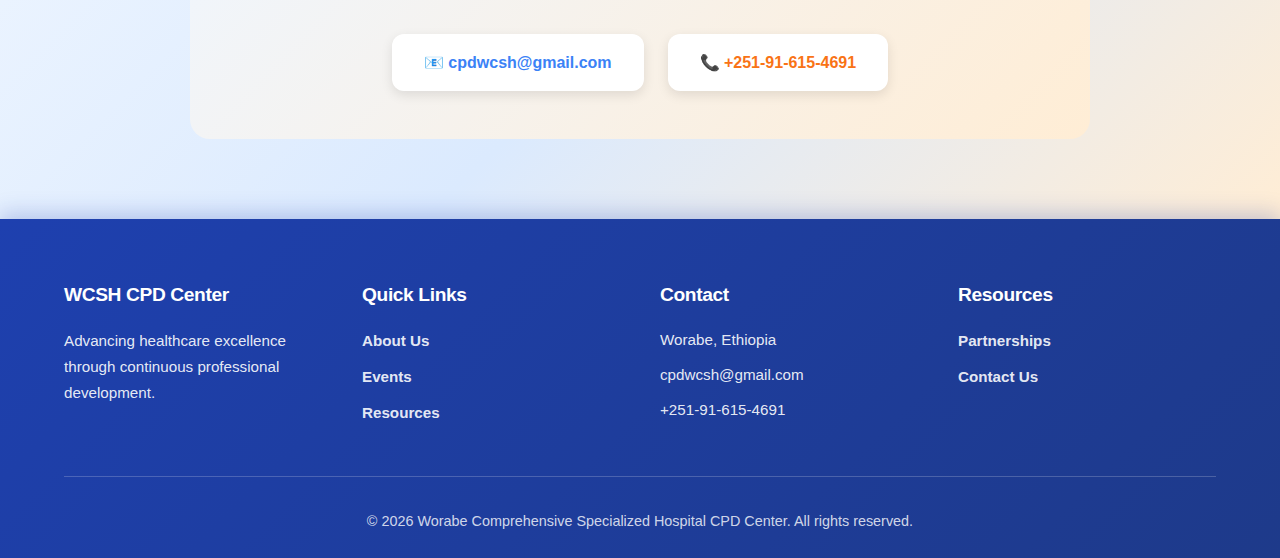
<file: cpd-system.html>
<!DOCTYPE html>
<html lang="en">
<head>
    <meta charset="UTF-8">
    <meta name="viewport" content="width=device-width, initial-scale=1.0">
    <meta name="description" content="WCSH CPD Management Systems - Digital Tools for Professional Development">
    <title>CPD Systems - WCSH CPD Center</title>
    <link rel="stylesheet" href="assets/css/styles.css">
</head>
<body>
    <!-- Navigation Bar -->
    <nav class="navbar">
        <div class="container nav-container">
            <div class="nav-brand">
                <div class="logo">W</div>
                <span class="brand-text">WCSH CPD Center</span>
            </div>
            <button class="mobile-menu-toggle" id="mobileMenuBtn">
                <span></span>
                <span></span>
                <span></span>
            </button>
            <ul class="nav-menu" id="navMenu">
                <li><a href="index.html">Home</a></li>
                <li><a href="about.html">About CPD</a></li>
                <li><a href="events.html">Events</a></li>
                <li><a href="e-learning.html">E-Learning</a></li>
                <li><a href="resources.html">Resources</a></li>
                <li><a href="cpd-system.html" class="active">CPD System</a></li>
                <li><a href="partnerships.html">Partnerships</a></li>
                <li><a href="contact.html">Contact</a></li>
            </ul>
        </div>
    </nav>

    <!-- Page Header -->
    <section class="page-header">
        <div class="container">
            <h1>CPD Management Systems</h1>
            <p>Digital tools for tracking and managing your professional development</p>
        </div>
    </section>

    <!-- Systems Grid -->
    <section class="section">
        <div class="container">
            <h2 class="section-title">Available Systems</h2>
            
            <div style="display: grid; grid-template-columns: repeat(auto-fit, minmax(320px, 1fr)); gap: 2.5rem; max-width: 1200px; margin: 0 auto;">
                
                <!-- System 1: Trainer Registry -->
                <a href="trainer-registry.html" style="text-decoration: none;">
                    <div style="background: linear-gradient(135deg, var(--soft-blue) 0%, white 100%); padding: 2.5rem; border-radius: 20px; box-shadow: 0 5px 20px rgba(59, 130, 246, 0.15); border: 2px solid var(--light-blue); transition: all 0.4s ease; cursor: pointer; height: 100%;" onmouseover="this.style.transform='translateY(-10px)'; this.style.boxShadow='0 15px 40px rgba(59, 130, 246, 0.25)'; this.style.borderColor='var(--secondary-blue)';" onmouseout="this.style.transform='translateY(0)'; this.style.boxShadow='0 5px 20px rgba(59, 130, 246, 0.15)'; this.style.borderColor='var(--light-blue)';">
                        <div style="width: 80px; height: 80px; background: linear-gradient(135deg, var(--secondary-blue), var(--primary-blue)); border-radius: 18px; display: flex; align-items: center; justify-content: center; margin-bottom: 1.5rem; box-shadow: 0 5px 15px rgba(59, 130, 246, 0.4);">
                            <span style="font-size: 2.5rem;">👨‍🏫</span>
                        </div>
                        <h3 style="color: var(--text-dark); margin-bottom: 1rem; font-weight: 800; font-size: 1.4rem;">Trainer Registry</h3>
                        <p style="color: var(--text-gray); margin-bottom: 1.5rem; line-height: 1.7;">Register certified TOT trainers and track training credentials</p>
                        <span style="display: inline-block; color: var(--secondary-blue); font-weight: 700;">Access Registry →</span>
                    </div>
                </a>

                <!-- System 2: Training Needs Assessment -->
                <a href="needs-assessment.html" style="text-decoration: none;">
                    <div style="background: linear-gradient(135deg, var(--soft-blue) 0%, white 100%); padding: 2.5rem; border-radius: 20px; box-shadow: 0 5px 20px rgba(59, 130, 246, 0.15); border: 2px solid var(--light-blue); transition: all 0.4s ease; cursor: pointer; height: 100%;" onmouseover="this.style.transform='translateY(-10px)'; this.style.boxShadow='0 15px 40px rgba(59, 130, 246, 0.25)'; this.style.borderColor='var(--secondary-blue)';" onmouseout="this.style.transform='translateY(0)'; this.style.boxShadow='0 5px 20px rgba(59, 130, 246, 0.15)'; this.style.borderColor='var(--light-blue)';">
                        <div style="width: 80px; height: 80px; background: linear-gradient(135deg, #10B981, #059669); border-radius: 18px; display: flex; align-items: center; justify-content: center; margin-bottom: 1.5rem; box-shadow: 0 5px 15px rgba(16, 185, 129, 0.4);">
                            <span style="font-size: 2.5rem;">📝</span>
                        </div>
                        <h3 style="color: var(--text-dark); margin-bottom: 1rem; font-weight: 800; font-size: 1.4rem;">Training Needs Assessment</h3>
                        <p style="color: var(--text-gray); margin-bottom: 1.5rem; line-height: 1.7;">Submit departmental training needs and priority areas</p>
                        <span style="display: inline-block; color: #10B981; font-weight: 700;">Submit Assessment →</span>
                    </div>
                </a>

                <!-- System 3: CEU Credit Submission -->
                <a href="ceu-submission.html" style="text-decoration: none;">
                    <div style="background: linear-gradient(135deg, var(--soft-orange) 0%, white 100%); padding: 2.5rem; border-radius: 20px; box-shadow: 0 5px 20px rgba(249, 115, 22, 0.15); border: 2px solid var(--light-orange); transition: all 0.4s ease; cursor: pointer; height: 100%;" onmouseover="this.style.transform='translateY(-10px)'; this.style.boxShadow='0 15px 40px rgba(249, 115, 22, 0.25)'; this.style.borderColor='var(--primary-orange)';" onmouseout="this.style.transform='translateY(0)'; this.style.boxShadow='0 5px 20px rgba(249, 115, 22, 0.15)'; this.style.borderColor='var(--light-orange)';">
                        <div style="width: 80px; height: 80px; background: linear-gradient(135deg, var(--primary-orange), #EA580C); border-radius: 18px; display: flex; align-items: center; justify-content: center; margin-bottom: 1.5rem; box-shadow: 0 5px 15px rgba(249, 115, 22, 0.4);">
                            <span style="font-size: 2.5rem;">📤</span>
                        </div>
                        <h3 style="color: var(--text-dark); margin-bottom: 1rem; font-weight: 800; font-size: 1.4rem;">Catagory II CEU Credit Submission</h3>
                        <p style="color: var(--text-gray); margin-bottom: 1.5rem; line-height: 1.7;">Submit small training credits for verification and banking</p>
                        <span style="display: inline-block; color: var(--primary-orange); font-weight: 700;">Submit Credits →</span>
                    </div>
                </a>

                <!-- System 4: CEU Dashboard -->
                <a href="ceu-dashboard.html" style="text-decoration: none;">
                    <div style="background: linear-gradient(135deg, var(--soft-orange) 0%, white 100%); padding: 2.5rem; border-radius: 20px; box-shadow: 0 5px 20px rgba(249, 115, 22, 0.15); border: 2px solid var(--light-orange); transition: all 0.4s ease; cursor: pointer; height: 100%;" onmouseover="this.style.transform='translateY(-10px)'; this.style.boxShadow='0 15px 40px rgba(249, 115, 22, 0.25)'; this.style.borderColor='var(--primary-orange)';" onmouseout="this.style.transform='translateY(0)'; this.style.boxShadow='0 5px 20px rgba(249, 115, 22, 0.15)'; this.style.borderColor='var(--light-orange)';">
                        <div style="width: 80px; height: 80px; background: linear-gradient(135deg, #8B5CF6, #7C3AED); border-radius: 18px; display: flex; align-items: center; justify-content: center; margin-bottom: 1.5rem; box-shadow: 0 5px 15px rgba(139, 92, 246, 0.4);">
                            <span style="font-size: 2.5rem;">📊</span>
                        </div>
                        <h3 style="color: var(--text-dark); margin-bottom: 1rem; font-weight: 800; font-size: 1.4rem;">Catagory II CEU Credits Dashboard</h3>
                        <p style="color: var(--text-gray); margin-bottom: 1.5rem; line-height: 1.7;">View your accumulated CEU credits and training history</p>
                        <span style="display: inline-block; color: #8B5CF6; font-weight: 700;">View Dashboard →</span>
                    </div>
                </a>

                <!-- System 5: QI Projects -->
                <a href="qi-projects.html" style="text-decoration: none;">
                    <div style="background: linear-gradient(135deg, var(--soft-blue) 0%, white 100%); padding: 2.5rem; border-radius: 20px; box-shadow: 0 5px 20px rgba(59, 130, 246, 0.15); border: 2px solid var(--light-blue); transition: all 0.4s ease; cursor: pointer; height: 100%;" onmouseover="this.style.transform='translateY(-10px)'; this.style.boxShadow='0 15px 40px rgba(59, 130, 246, 0.25)'; this.style.borderColor='var(--secondary-blue)';" onmouseout="this.style.transform='translateY(0)'; this.style.boxShadow='0 5px 20px rgba(59, 130, 246, 0.15)'; this.style.borderColor='var(--light-blue)';">
                        <div style="width: 80px; height: 80px; background: linear-gradient(135deg, #06B6D4, #0891B2); border-radius: 18px; display: flex; align-items: center; justify-content: center; margin-bottom: 1.5rem; box-shadow: 0 5px 15px rgba(6, 182, 212, 0.4);">
                            <span style="font-size: 2.5rem;">🎯</span>
                        </div>
                        <h3 style="color: var(--text-dark); margin-bottom: 1rem; font-weight: 800; font-size: 1.4rem;">QI Project Registration</h3>
                        <p style="color: var(--text-gray); margin-bottom: 1.5rem; line-height: 1.7;">Register quality improvement projects and earn CPD credits</p>
                        <span style="display: inline-block; color: #06B6D4; font-weight: 700;">Register Project →</span>
                    </div>
                </a>

            </div>
        </div>
    </section>

    <!-- Info Section -->
    <section class="section section-gray">
        <div class="container">
            <div style="max-width: 900px; margin: 0 auto; text-align: center; padding: 3rem; background: linear-gradient(135deg, var(--soft-blue) 0%, var(--soft-orange) 100%); border-radius: 20px;">
                <h3 style="color: var(--text-dark); margin-bottom: 1rem; font-weight: 800; font-size: 1.75rem;">Need Help with CPD Systems?</h3>
                <p style="color: var(--text-gray); margin-bottom: 2rem; font-size: 1.1rem; line-height: 1.7;">
                    Our team is here to assist you with any questions about using the CPD management systems
                </p>
                <div style="display: flex; justify-content: center; gap: 1.5rem; flex-wrap: wrap;">
                    <a href="mailto:cpdwcsh@gmail.com" style="display: inline-flex; align-items: center; gap: 0.5rem; color: var(--secondary-blue); font-weight: 700; padding: 1rem 2rem; background-color: white; border-radius: 12px; text-decoration: none; box-shadow: 0 4px 12px rgba(0, 0, 0, 0.1);">
                        📧 cpdwcsh@gmail.com
                    </a>
                    <a href="tel:+251916154691" style="display: inline-flex; align-items: center; gap: 0.5rem; color: var(--primary-orange); font-weight: 700; padding: 1rem 2rem; background-color: white; border-radius: 12px; text-decoration: none; box-shadow: 0 4px 12px rgba(0, 0, 0, 0.1);">
                        📞 +251-91-615-4691
                    </a>
                </div>
            </div>
        </div>
    </section>

    <!-- Footer -->
    <footer class="footer">
        <div class="container">
            <div class="footer-grid">
                <div class="footer-column">
                    <h3>WCSH CPD Center</h3>
                    <p>Advancing healthcare excellence through continuous professional development.</p>
                </div>
                <div class="footer-column">
                    <h3>Quick Links</h3>
                    <ul class="footer-links">
                        <li><a href="about.html">About Us</a></li>
                        <li><a href="events.html">Events</a></li>
                        <li><a href="resources.html">Resources</a></li>
                    </ul>
                </div>
                <div class="footer-column">
                    <h3>Contact</h3>
                    <ul class="footer-contact">
                        <li>Worabe, Ethiopia</li>
                        <li>cpdwcsh@gmail.com</li>
                        <li>+251-91-615-4691</li>
                    </ul>
                </div>
                <div class="footer-column">
                    <h3>Resources</h3>
                    <ul class="footer-links">
                        <li><a href="partnerships.html">Partnerships</a></li>
                        <li><a href="contact.html">Contact Us</a></li>
                    </ul>
                </div>
            </div>
            <div class="footer-bottom">
                <p>© 2026 Worabe Comprehensive Specialized Hospital CPD Center. All rights reserved.</p>
            </div>
        </div>
    </footer>

    <script src="assets/js/main.js"></script>
</body>
</html>
</file>
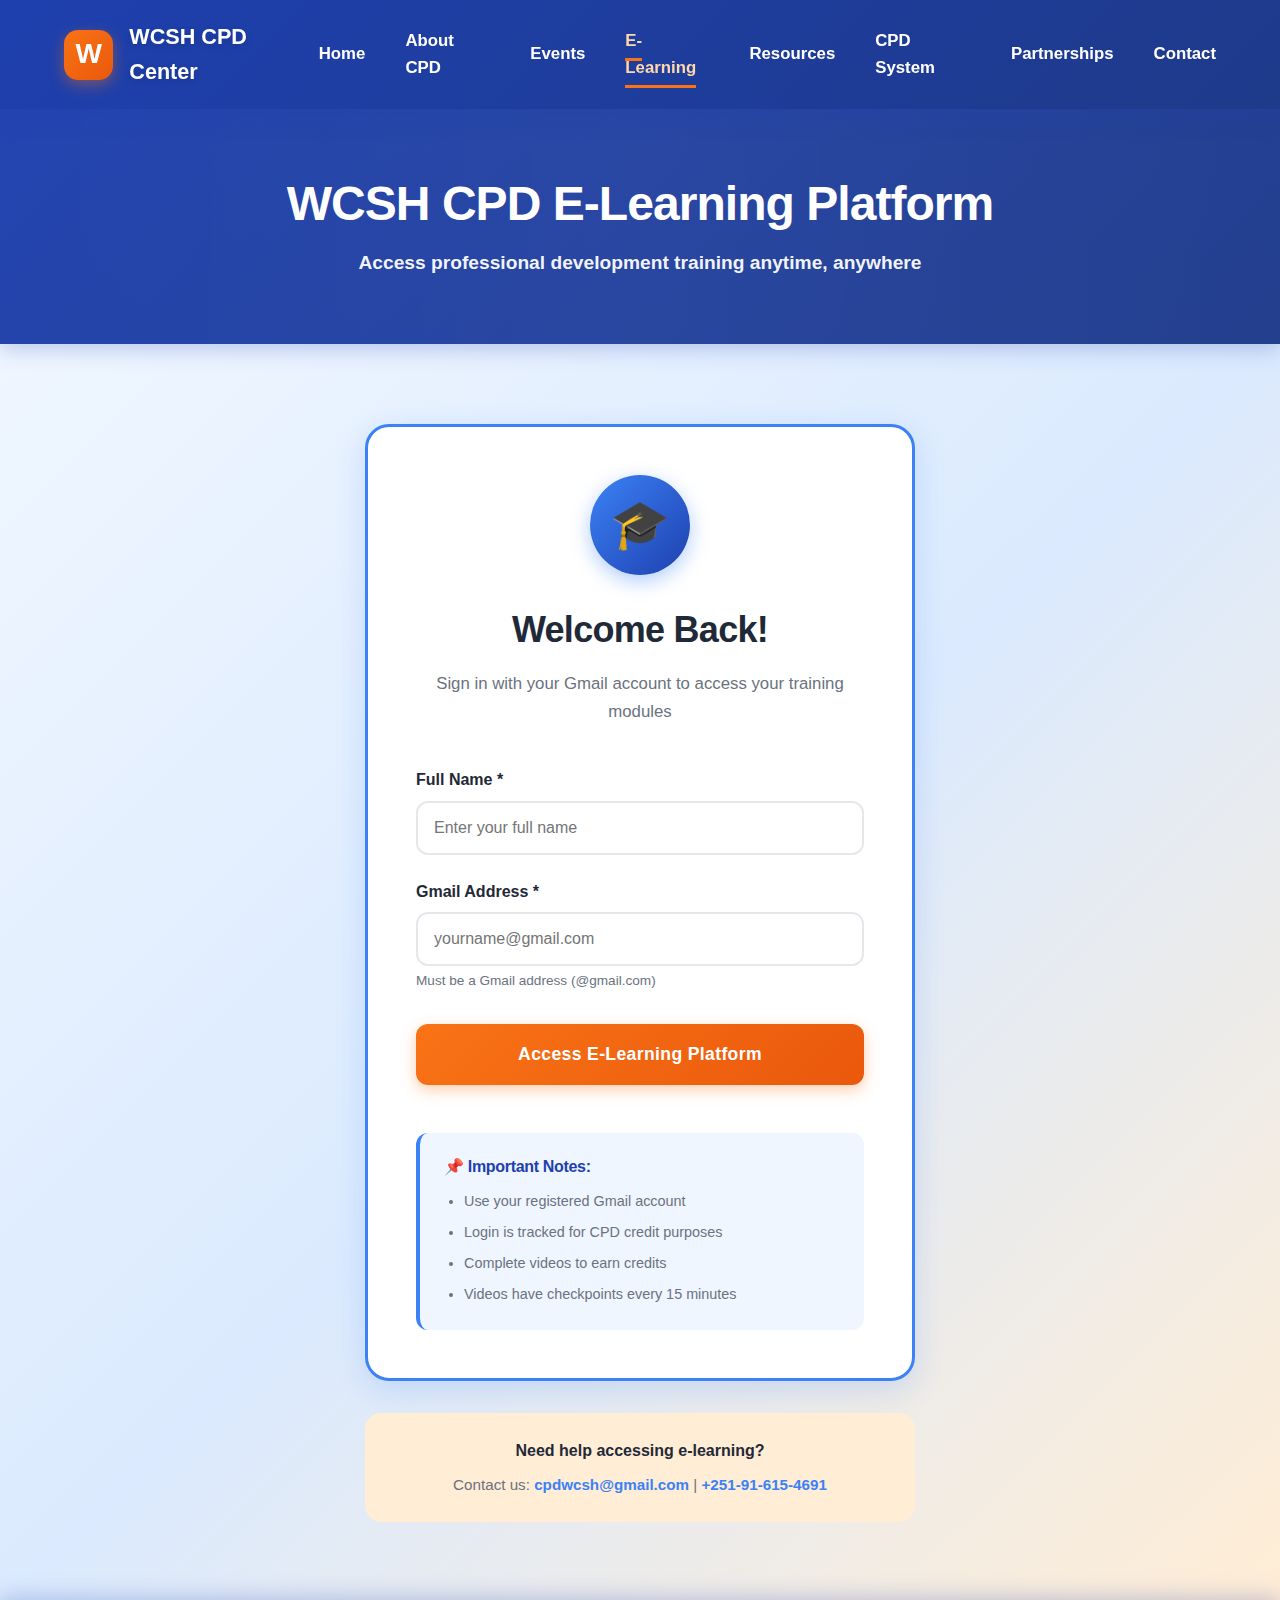
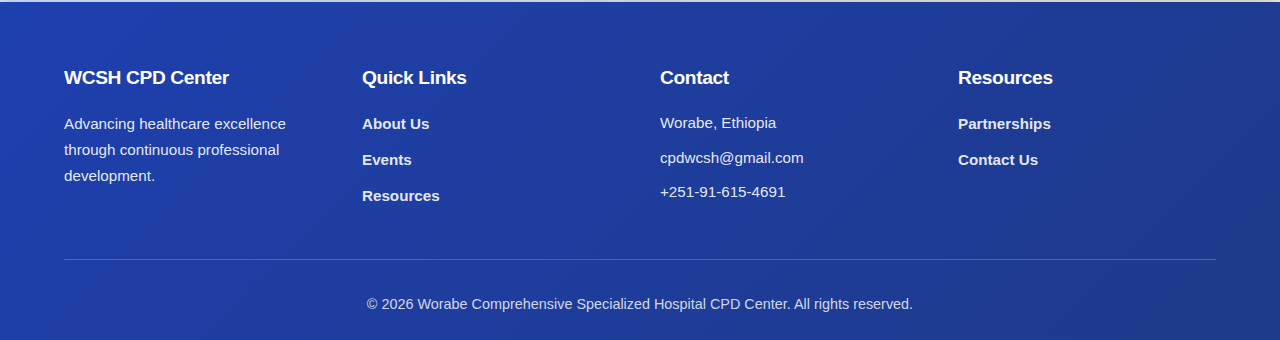
<file: e-learning-topic.html>
<!DOCTYPE html>
<html lang="en">
<head>
    <meta charset="UTF-8">
    <meta name="viewport" content="width=device-width, initial-scale=1.0">
    <meta name="description" content="E-Learning Video Player - WCSH CPD Center">
    <title>Video Training - WCSH CPD Center</title>
    <link rel="stylesheet" href="assets/css/styles.css">
    <style>
        /* Fixed video player container - prevents overflow */
        .video-container {
            max-width: 1000px;
            margin: 0 auto;
            background-color: #000;
            border-radius: 16px;
            overflow: hidden;
            box-shadow: 0 8px 30px rgba(0, 0, 0, 0.3);
            position: relative;
        }
        
        /* Responsive aspect ratio for video */
        .video-wrapper {
            position: relative;
            padding-bottom: 56.25%; /* 16:9 aspect ratio */
            height: 0;
            overflow: hidden;
        }
        
        .video-wrapper iframe {
            position: absolute;
            top: 0;
            left: 0;
            width: 100%;
            height: 100%;
            border: none;
        }
        
        /* Checkpoint overlay */
        .checkpoint-overlay {
            display: none;
            position: absolute;
            top: 0;
            left: 0;
            width: 100%;
            height: 100%;
            background-color: rgba(30, 64, 175, 0.95);
            z-index: 1000;
            justify-content: center;
            align-items: center;
            flex-direction: column;
            padding: 2rem;
        }
        
        .checkpoint-overlay.active {
            display: flex;
        }
    </style>
</head>
<body>
    <!-- Navigation Bar -->
    <nav class="navbar">
        <div class="container nav-container">
            <div class="nav-brand">
                <div class="logo">W</div>
                <span class="brand-text">WCSH CPD Center</span>
            </div>
            <button class="mobile-menu-toggle" id="mobileMenuBtn">
                <span></span>
                <span></span>
                <span></span>
            </button>
            <ul class="nav-menu" id="navMenu">
                <li><a href="index.html">Home</a></li>
                <li><a href="about.html">About CPD</a></li>
                <li><a href="events.html">Events</a></li>
                <li><a href="e-learning.html" class="active">E-Learning</a></li>
                <li><a href="resources.html">Resources</a></li>
                <li><a href="cpd-system.html">CPD System</a></li>
                <li><a href="partnerships.html">Partnerships</a></li>
                <li><a href="contact.html">Contact</a></li>
            </ul>
        </div>
    </nav>

    <!-- Page Header -->
    <section class="page-header">
        <div class="container">
            <h1 id="topicTitle">Training Video</h1>
            <p id="topicDescription">Complete the video to earn CPD credits</p>
        </div>
    </section>

    <!-- Back Button -->
    <section class="section" style="padding-top: 2rem; padding-bottom: 0;">
        <div class="container">
            <a href="e-learning-topics.html" style="display: inline-flex; align-items: center; gap: 0.5rem; color: var(--secondary-blue); font-weight: 700; text-decoration: none; padding: 0.75rem 1.5rem; background-color: var(--soft-blue); border-radius: 10px; transition: all 0.3s ease;" onmouseover="this.style.backgroundColor='var(--light-blue)';" onmouseout="this.style.backgroundColor='var(--soft-blue)';">
                ← Back to Topics
            </a>
        </div>
    </section>

    <!-- Video Player Section -->
    <section class="section">
        <div class="container">
            <!-- Video Container with Fixed Height -->
            <div class="video-container">
                <div class="video-wrapper">
                    <div id="player"></div>
                </div>
                
                <!-- Checkpoint Overlay -->
                <div id="checkpointOverlay" class="checkpoint-overlay">
                    <div style="text-align: center; color: white;">
                        <div style="font-size: 4rem; margin-bottom: 1.5rem;">⏸️</div>
                        <h2 style="color: white; font-size: 2rem; margin-bottom: 1rem; font-weight: 800;">15-Minute Checkpoint</h2>
                        <p style="font-size: 1.2rem; margin-bottom: 2.5rem; opacity: 0.95;">Take a moment to reflect on what you've learned</p>
                        <button id="continueBtn" style="padding: 1.25rem 3rem; background: linear-gradient(135deg, var(--primary-orange), #EA580C); color: white; border: none; border-radius: 12px; font-size: 1.15rem; font-weight: 800; cursor: pointer; box-shadow: 0 6px 20px rgba(249, 115, 22, 0.4); transition: all 0.3s ease;" onmouseover="this.style.transform='scale(1.05)';" onmouseout="this.style.transform='scale(1)';">
                            Continue Learning →
                        </button>
                    </div>
                </div>
            </div>

            <!-- Progress Tracker -->
            <div style="max-width: 1000px; margin: 2rem auto; padding: 2rem; background-color: white; border-radius: 16px; box-shadow: 0 4px 15px rgba(0, 0, 0, 0.08);">
                <h3 style="color: var(--text-dark); margin-bottom: 1.25rem; font-weight: 800;">Learning Progress</h3>
                <div style="background-color: var(--light-blue); height: 12px; border-radius: 6px; overflow: hidden; margin-bottom: 1rem;">
                    <div id="progressBar" style="height: 100%; width: 0%; background: linear-gradient(90deg, var(--secondary-blue), var(--primary-orange)); transition: width 0.3s ease;"></div>
                </div>
                <div style="display: flex; justify-content: space-between; align-items: center;">
                    <span id="progressText" style="color: var(--text-gray); font-weight: 600;">0% Complete</span>
                    <span id="checkpointsText" style="color: var(--secondary-blue); font-weight: 700;">Checkpoints: 0/4</span>
                </div>
            </div>

            <!-- Video List -->
            <div style="max-width: 1000px; margin: 2rem auto;">
                <h3 style="color: var(--text-dark); margin-bottom: 1.5rem; font-weight: 800;">Topic Videos</h3>
                <div id="videoList"></div>
            </div>
        </div>
    </section>

    <!-- Footer -->
    <footer class="footer">
        <div class="container">
            <div class="footer-grid">
                <div class="footer-column">
                    <h3>WCSH CPD Center</h3>
                    <p>Advancing healthcare excellence through continuous professional development.</p>
                </div>
                <div class="footer-column">
                    <h3>Quick Links</h3>
                    <ul class="footer-links">
                        <li><a href="about.html">About Us</a></li>
                        <li><a href="events.html">Events</a></li>
                        <li><a href="resources.html">Resources</a></li>
                    </ul>
                </div>
                <div class="footer-column">
                    <h3>Contact</h3>
                    <ul class="footer-contact">
                        <li>Worabe, Ethiopia</li>
                        <li>cpdwcsh@gmail.com</li>
                        <li>+251-91-615-4691</li>
                    </ul>
                </div>
                <div class="footer-column">
                    <h3>Resources</h3>
                    <ul class="footer-links">
                        <li><a href="partnerships.html">Partnerships</a></li>
                        <li><a href="contact.html">Contact Us</a></li>
                    </ul>
                </div>
            </div>
            <div class="footer-bottom">
                <p>© 2026 Worabe Comprehensive Specialized Hospital CPD Center. All rights reserved.</p>
            </div>
        </div>
    </footer>

    <!-- YouTube IFrame API -->
    <script src="https://www.youtube.com/iframe_api"></script>

    <script>
        // Video database - REPLACE WITH YOUR ACTUAL YOUTUBE VIDEO IDs
        const videoDatabase = {
            'emergency-medicine': {
                title: 'Emergency Medicine',
                description: 'Comprehensive emergency care protocols and trauma management',
                videos: [
                    { id: '11aOkT0lYhU', title: 'Initial Assessment in Trauma Patients', duration: '37:43' },
                    { id: 'lShbVnvKbs0', title: 'Airway Evaluation and Management in Trauma', duration: '25:23' },
                    { id: 'McHm7pSnYd0', title: 'Respiratory Emergencies', duration: '1:25:47' },
                    { id: 'r14sqgk2d0Q', title: 'IV Fluid Resuscitation', duration: '21:08' },
                    { id: 'jcGlaj22HSE', title: 'Trauma Management', duration: '19:43' },
                    { id: 'jDzfYPZp1JE', title: 'Heart Failure Review ', duration: '40:12' },
                    { id: 'YEvSHUgmVEs', title: 'Adult Med/Surg: Stroke Lecture', duration: '1:10:03' },
                    { id: 'T9G6a2gAZ-E', title: 'Approach to Obstetric Emergencies', duration: '55:26' },
                    { id: 'be4hVF9Xuow', title: 'Endocrine Emergencies', duration: '55:51' },
                    { id: 'j0OXkqoffx8', title: 'Acute Appendicitis Simplified', duration: '32:33' }
                ]
            },
            'maternal-health': {
                title: 'Maternal Health',
                description: 'Evidence-based maternal health protocols and obstetric care',
                videos: [
                    { id: '7x5oLLD8T_U', title: 'Maternal Health Lecture', duration: '30:40' },
                    { id: 'XTZ54DHRsNA', title: 'Antenatal Care || ANC', duration: '40:32' },
                    { id: 'dDFLsEKqItU', title: 'Labor and Delivery Management', duration: '51:24' },
                    { id: 'XQNOYdf1ylI', title: 'Abnormal Pregnancy | By Dr. Dawit Mesfin', duration: '1:37:51' },
                    { id: '9_iKbRvWPZk', title: 'CEASAREAN DELIVERY', duration: '21:31' },
                    { id: 'oHedP7P-3jY', title: 'Postpartum Care', duration: '1:01:19' }
                ]
            },
            'infection-control': {
                title: 'Infection Prevention & Control',
                description: 'Hospital infection prevention and antimicrobial stewardship',
                videos: [
                    { id: 'YOUR_YOUTUBE_VIDEO_ID_9', title: 'Hand Hygiene and PPE', duration: '35:00' },
                    { id: 'YOUR_YOUTUBE_VIDEO_ID_10', title: 'Antimicrobial Stewardship', duration: '42:00' },
                    { id: 'YOUR_YOUTUBE_VIDEO_ID_11', title: 'Outbreak Management', duration: '40:00' },
                    { id: 'YOUR_YOUTUBE_VIDEO_ID_12', title: 'Biosafety Protocols', duration: '38:00' }
                ]
            },
            'pediatric-care': {
                title: 'Pediatric Care',
                description: 'Comprehensive pediatric assessment and childhood illness management',
                videos: [
                    { id: 'YOUR_YOUTUBE_VIDEO_ID_13', title: 'Pediatric Assessment', duration: '40:00' },
                    { id: 'YOUR_YOUTUBE_VIDEO_ID_14', title: 'Common Childhood Illnesses', duration: '45:00' },
                    { id: 'YOUR_YOUTUBE_VIDEO_ID_15', title: 'Growth and Development Monitoring', duration: '38:00' },
                    { id: 'YOUR_YOUTUBE_VIDEO_ID_16', title: 'Pediatric Immunization', duration: '35:00' }
                ]
            },
            'nursing-practice': {
                title: 'Evidence-Based Nursing Practice',
                description: 'Latest nursing research and clinical decision-making',
                videos: [
                    { id: 'YOUR_YOUTUBE_VIDEO_ID_17', title: 'Nursing Research Methods', duration: '48:00' },
                    { id: 'YOUR_YOUTUBE_VIDEO_ID_18', title: 'Patient Care Methodologies', duration: '45:00' },
                    { id: 'YOUR_YOUTUBE_VIDEO_ID_19', title: 'Clinical Decision Making', duration: '42:00' },
                    { id: 'YOUR_YOUTUBE_VIDEO_ID_20', title: 'Professional Standards', duration: '40:00' }
                ]
            },
            'quality-improvement': {
                title: 'Quality Improvement',
                description: 'Quality metrics and patient safety protocols',
                videos: [
                    { id: 'YOUR_YOUTUBE_VIDEO_ID_21', title: 'QI Fundamentals', duration: '38:00' },
                    { id: 'YOUR_YOUTUBE_VIDEO_ID_22', title: 'Patient Safety Protocols', duration: '42:00' },
                    { id: 'YOUR_YOUTUBE_VIDEO_ID_23', title: 'Data-Driven Improvement', duration: '45:00' },
                    { id: 'YOUR_YOUTUBE_VIDEO_ID_24', title: 'Implementing Change', duration: '40:00' }
                ]
            }
        };

        let player;
        let currentTopic;
        let currentVideoIndex = 0;
        let checkpointsPassed = 0;
        let lastCheckpointTime = 0;
        const CHECKPOINT_INTERVAL = 900; // 15 minutes = 900 seconds

        // Get topic from URL
        const urlParams = new URLSearchParams(window.location.search);
        const topicId = urlParams.get('topic') || localStorage.getItem('current_topic');

        if (!topicId || !videoDatabase[topicId]) {
            window.location.href = 'e-learning-topics.html';
        }

        currentTopic = videoDatabase[topicId];

        // Update page with topic info
        document.getElementById('topicTitle').textContent = currentTopic.title;
        document.getElementById('topicDescription').textContent = currentTopic.description;

        // YouTube IFrame API ready
        function onYouTubeIframeAPIReady() {
            loadVideo(0);
        }

        function loadVideo(index) {
            currentVideoIndex = index;
            const videoId = currentTopic.videos[index].id;
            
            if (player) {
                player.loadVideoById(videoId);
            } else {
                player = new YT.Player('player', {
                    videoId: videoId,
                    playerVars: {
                        'autoplay': 1,
                        'controls': 1,
                        'rel': 0,
                        'modestbranding': 1
                    },
                    events: {
                        'onStateChange': onPlayerStateChange
                    }
                });
            }
            
            renderVideoList();
            checkpointsPassed = 0;
            lastCheckpointTime = 0;
            updateProgress();
        }

        function onPlayerStateChange(event) {
            if (event.data == YT.PlayerState.PLAYING) {
                startCheckpointMonitoring();
            }
        }

        function startCheckpointMonitoring() {
            setInterval(() => {
                if (player && player.getPlayerState() == YT.PlayerState.PLAYING) {
                    const currentTime = player.getCurrentTime();
                    
                    // Check if 15 minutes have passed since last checkpoint
                    if (currentTime - lastCheckpointTime >= CHECKPOINT_INTERVAL) {
                        pauseForCheckpoint();
                        lastCheckpointTime = currentTime;
                        checkpointsPassed++;
                        updateProgress();
                    }
                }
            }, 1000);
        }

        function pauseForCheckpoint() {
            player.pauseVideo();
            document.getElementById('checkpointOverlay').classList.add('active');
        }

        document.getElementById('continueBtn').addEventListener('click', function() {
            document.getElementById('checkpointOverlay').classList.remove('active');
            player.playVideo();
        });

        function updateProgress() {
            const totalVideos = currentTopic.videos.length;
            const progressPercent = ((currentVideoIndex + 1) / totalVideos) * 100;
            const totalCheckpoints = totalVideos * 4; // Estimate 4 checkpoints per video
            
            document.getElementById('progressBar').style.width = progressPercent + '%';
            document.getElementById('progressText').textContent = Math.round(progressPercent) + '% Complete';
            document.getElementById('checkpointsText').textContent = `Checkpoints: ${checkpointsPassed}/${totalCheckpoints}`;
        }

        function renderVideoList() {
            const videoList = document.getElementById('videoList');
            videoList.innerHTML = currentTopic.videos.map((video, index) => `
                <div onclick="loadVideo(${index})" style="background-color: ${index === currentVideoIndex ? 'var(--soft-blue)' : 'white'}; padding: 1.5rem; border-radius: 12px; margin-bottom: 1rem; cursor: pointer; border: 2px solid ${index === currentVideoIndex ? 'var(--secondary-blue)' : 'var(--border-gray)'}; transition: all 0.3s ease;" onmouseover="if(${index !== currentVideoIndex}) this.style.backgroundColor='var(--soft-blue)';" onmouseout="if(${index !== currentVideoIndex}) this.style.backgroundColor='white';">
                    <div style="display: flex; justify-content: space-between; align-items: center;">
                        <div style="display: flex; align-items: center; gap: 1rem;">
                            <span style="font-size: 1.5rem;">${index === currentVideoIndex ? '▶️' : '📹'}</span>
                            <div>
                                <h4 style="color: var(--text-dark); margin: 0; font-weight: 700; font-size: 1.05rem;">${video.title}</h4>
                                <p style="color: var(--text-gray); margin: 0; font-size: 0.9rem; margin-top: 0.25rem;">Duration: ${video.duration}</p>
                            </div>
                        </div>
                        ${index === currentVideoIndex ? '<span style="color: var(--secondary-blue); font-weight: 800;">Now Playing</span>' : ''}
                    </div>
                </div>
            `).join('');
        }

        // Check login status
        window.addEventListener('DOMContentLoaded', function() {
            const savedEmail = localStorage.getItem('e_learning_email');
            if (!savedEmail) {
                window.location.href = 'e-learning.html';
            }
        });
    </script>
    <script src="assets/js/main.js"></script>
</body>
</html>
</file>
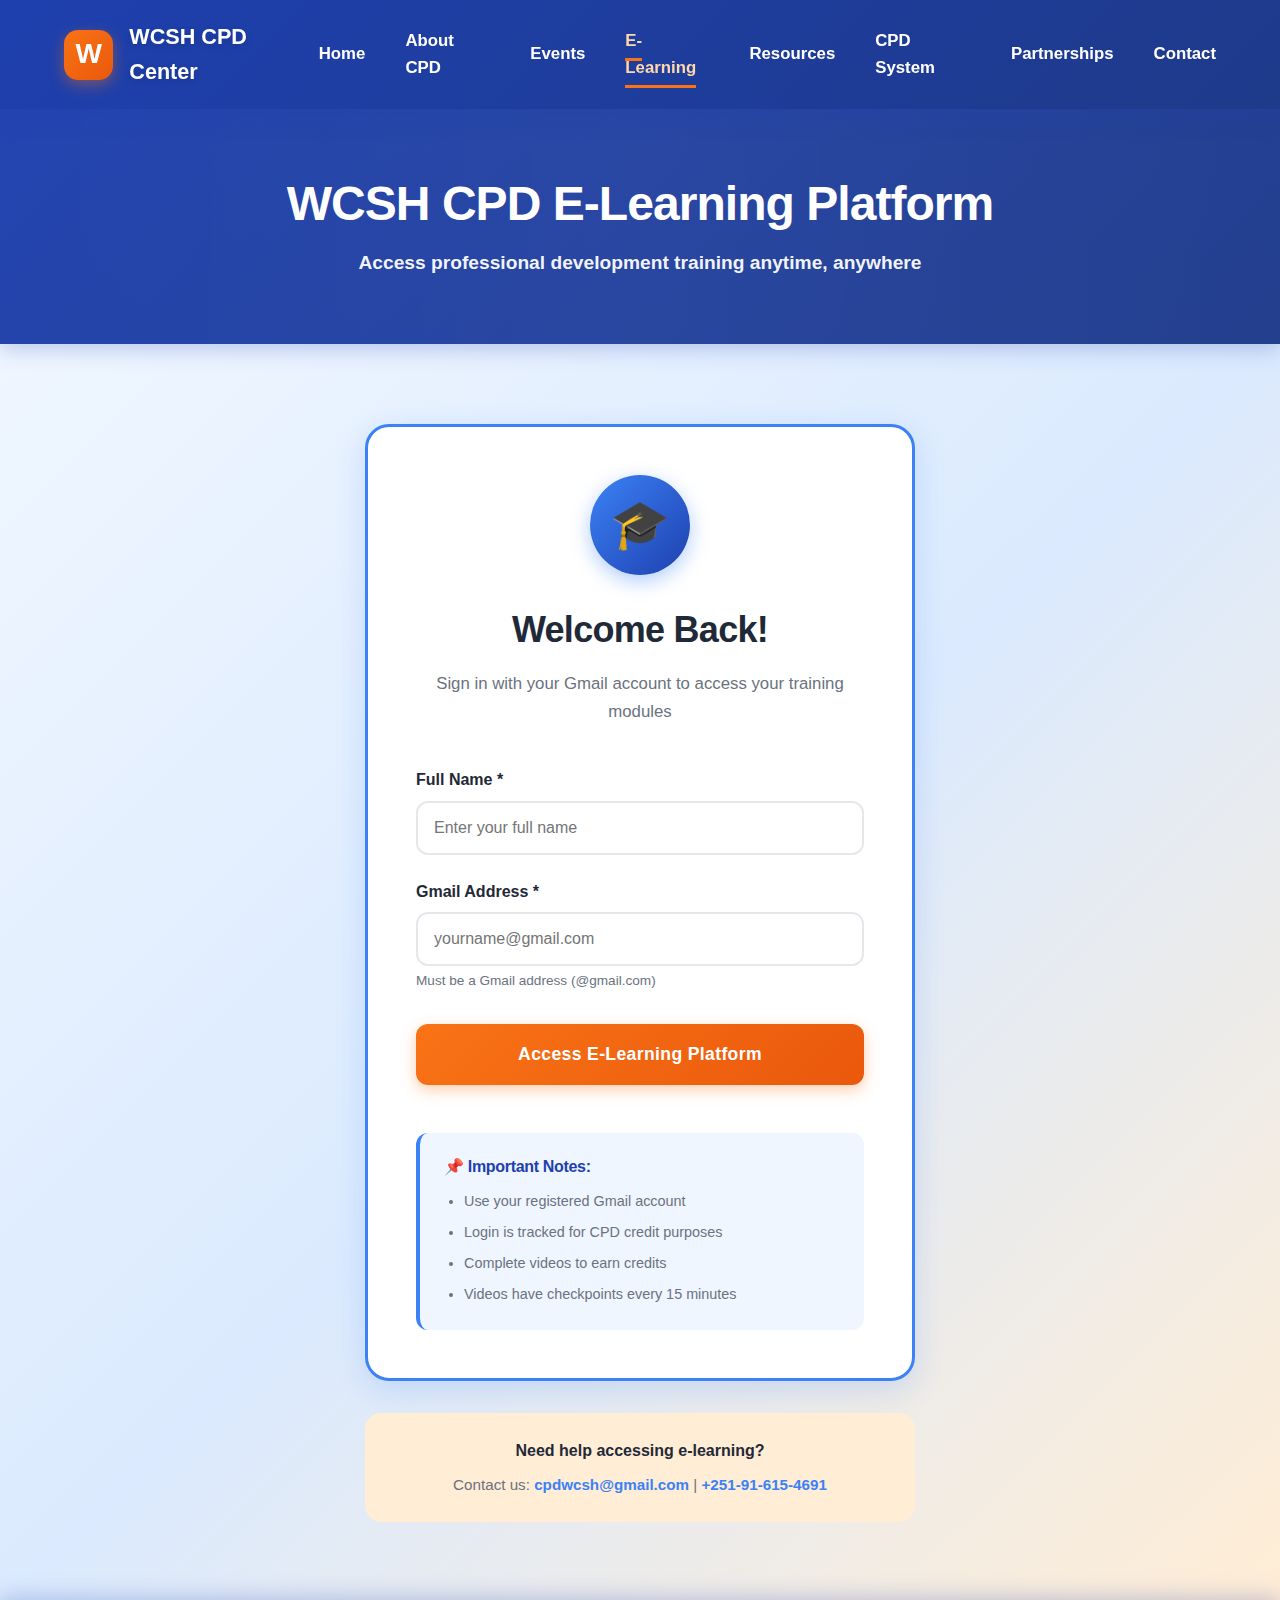
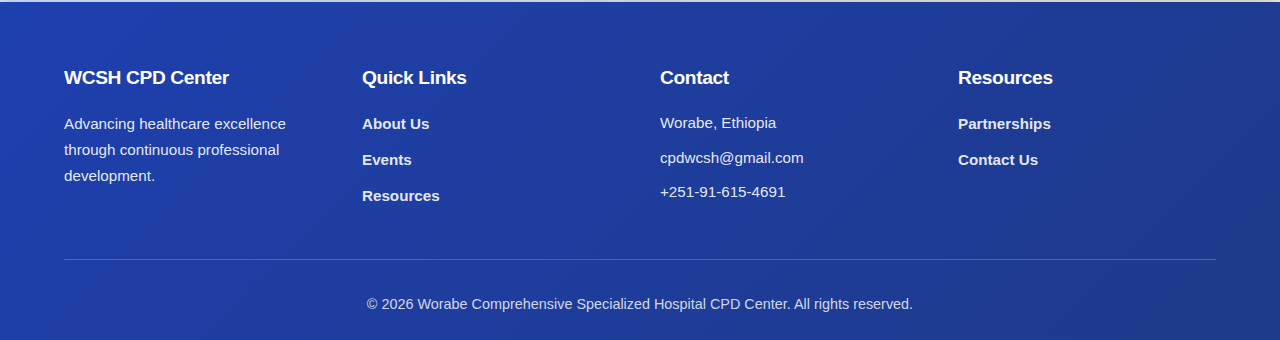
<file: e-learning-topics.html>
<!DOCTYPE html>
<html lang="en">
<head>
    <meta charset="UTF-8">
    <meta name="viewport" content="width=device-width, initial-scale=1.0">
    <meta name="description" content="E-Learning Topics - WCSH CPD Center">
    <title>E-Learning Topics - WCSH CPD Center</title>
    <link rel="stylesheet" href="assets/css/styles.css">
</head>
<body>
    <!-- Navigation Bar -->
    <nav class="navbar">
        <div class="container nav-container">
            <div class="nav-brand">
                <div class="logo">W</div>
                <span class="brand-text">WCSH CPD Center</span>
            </div>
            <button class="mobile-menu-toggle" id="mobileMenuBtn">
                <span></span>
                <span></span>
                <span></span>
            </button>
            <ul class="nav-menu" id="navMenu">
                <li><a href="index.html">Home</a></li>
                <li><a href="about.html">About CPD</a></li>
                <li><a href="events.html">Events</a></li>
                <li><a href="e-learning.html" class="active">E-Learning</a></li>
                <li><a href="resources.html">Resources</a></li>
                <li><a href="cpd-system.html">CPD System</a></li>
                <li><a href="partnerships.html">Partnerships</a></li>
                <li><a href="contact.html">Contact</a></li>
            </ul>
        </div>
    </nav>

    <!-- Page Header -->
    <section class="page-header">
        <div class="container">
            <h1>Training Topics</h1>
            <p id="welcomeMessage">Welcome! Select a topic to begin your training</p>
        </div>
    </section>

    <!-- Logout Button -->
    <section class="section" style="padding-top: 2rem; padding-bottom: 0;">
        <div class="container">
            <div style="text-align: right;">
                <button onclick="logout()" style="padding: 0.75rem 1.5rem; background-color: var(--text-gray); color: white; border: none; border-radius: 10px; font-weight: 700; cursor: pointer; transition: all 0.3s ease;" onmouseover="this.style.backgroundColor='#EF4444';" onmouseout="this.style.backgroundColor='var(--text-gray)';">
                    🚪 Logout
                </button>
            </div>
        </div>
    </section>

    <!-- Training Topics Grid -->
    <section class="section">
        <div class="container">
            <div style="display: grid; grid-template-columns: repeat(auto-fit, minmax(320px, 1fr)); gap: 2.5rem;">
                
                <!-- Topic 1: Emergency Medicine -->
                <div class="topic-card" style="background: linear-gradient(135deg, var(--soft-blue) 0%, white 100%); padding: 2.5rem; border-radius: 20px; box-shadow: 0 5px 20px rgba(59, 130, 246, 0.15); border: 2px solid var(--light-blue); transition: all 0.4s ease; cursor: pointer;" onclick="goToTopic('emergency-medicine')" onmouseover="this.style.transform='translateY(-10px)'; this.style.boxShadow='0 15px 40px rgba(59, 130, 246, 0.25)'; this.style.borderColor='var(--secondary-blue)';" onmouseout="this.style.transform='translateY(0)'; this.style.boxShadow='0 5px 20px rgba(59, 130, 246, 0.15)'; this.style.borderColor='var(--light-blue)';">
                    <div style="width: 80px; height: 80px; background: linear-gradient(135deg, #EF4444, #DC2626); border-radius: 18px; display: flex; align-items: center; justify-content: center; margin-bottom: 1.5rem; box-shadow: 0 5px 15px rgba(239, 68, 68, 0.4);">
                        <span style="font-size: 2.5rem;">🚑</span>
                    </div>
                    <h3 style="color: var(--text-dark); margin-bottom: 1rem; font-weight: 800; font-size: 1.4rem;">Emergency Medicine</h3>
                    <p style="color: var(--text-gray); margin-bottom: 1.25rem; line-height: 1.7;">Comprehensive emergency care protocols, trauma management, and critical interventions.</p>
                    <div style="display: flex; align-items: center; gap: 1rem; margin-bottom: 1.5rem; color: var(--text-gray); font-size: 0.9rem;">
                        <span>📹 4 Videos</span>
                        <span>⏱️ ~3 hours</span>
                    </div>
                    <button class="btn btn-primary" style="width: 100%; padding: 0.875rem;">Start Learning →</button>
                </div>

                <!-- Topic 2: Maternal Health -->
                <div class="topic-card" style="background: linear-gradient(135deg, var(--soft-blue) 0%, white 100%); padding: 2.5rem; border-radius: 20px; box-shadow: 0 5px 20px rgba(59, 130, 246, 0.15); border: 2px solid var(--light-blue); transition: all 0.4s ease; cursor: pointer;" onclick="goToTopic('maternal-health')" onmouseover="this.style.transform='translateY(-10px)'; this.style.boxShadow='0 15px 40px rgba(59, 130, 246, 0.25)'; this.style.borderColor='var(--secondary-blue)';" onmouseout="this.style.transform='translateY(0)'; this.style.boxShadow='0 5px 20px rgba(59, 130, 246, 0.15)'; this.style.borderColor='var(--light-blue)';">
                    <div style="width: 80px; height: 80px; background: linear-gradient(135deg, #EC4899, #DB2777); border-radius: 18px; display: flex; align-items: center; justify-content: center; margin-bottom: 1.5rem; box-shadow: 0 5px 15px rgba(236, 72, 153, 0.4);">
                        <span style="font-size: 2.5rem;">🤰</span>
                    </div>
                    <h3 style="color: var(--text-dark); margin-bottom: 1rem; font-weight: 800; font-size: 1.4rem;">Maternal Health</h3>
                    <p style="color: var(--text-gray); margin-bottom: 1.25rem; line-height: 1.7;">Evidence-based maternal health protocols, obstetric emergencies, and antenatal care.</p>
                    <div style="display: flex; align-items: center; gap: 1rem; margin-bottom: 1.5rem; color: var(--text-gray); font-size: 0.9rem;">
                        <span>📹 4 Videos</span>
                        <span>⏱️ ~2.5 hours</span>
                    </div>
                    <button class="btn btn-primary" style="width: 100%; padding: 0.875rem;">Start Learning →</button>
                </div>

                <!-- Topic 3: Infection Control -->
                <div class="topic-card" style="background: linear-gradient(135deg, var(--soft-blue) 0%, white 100%); padding: 2.5rem; border-radius: 20px; box-shadow: 0 5px 20px rgba(59, 130, 246, 0.15); border: 2px solid var(--light-blue); transition: all 0.4s ease; cursor: pointer;" onclick="goToTopic('infection-control')" onmouseover="this.style.transform='translateY(-10px)'; this.style.boxShadow='0 15px 40px rgba(59, 130, 246, 0.25)'; this.style.borderColor='var(--secondary-blue)';" onmouseout="this.style.transform='translateY(0)'; this.style.boxShadow='0 5px 20px rgba(59, 130, 246, 0.15)'; this.style.borderColor='var(--light-blue)';">
                    <div style="width: 80px; height: 80px; background: linear-gradient(135deg, #10B981, #059669); border-radius: 18px; display: flex; align-items: center; justify-content: center; margin-bottom: 1.5rem; box-shadow: 0 5px 15px rgba(16, 185, 129, 0.4);">
                        <span style="font-size: 2.5rem;">🦠</span>
                    </div>
                    <h3 style="color: var(--text-dark); margin-bottom: 1rem; font-weight: 800; font-size: 1.4rem;">Infection Prevention & Control</h3>
                    <p style="color: var(--text-gray); margin-bottom: 1.25rem; line-height: 1.7;">Hospital infection prevention, antimicrobial stewardship, and outbreak management.</p>
                    <div style="display: flex; align-items: center; gap: 1rem; margin-bottom: 1.5rem; color: var(--text-gray); font-size: 0.9rem;">
                        <span>📹 4 Videos</span>
                        <span>⏱️ ~2 hours</span>
                    </div>
                    <button class="btn btn-primary" style="width: 100%; padding: 0.875rem;">Start Learning →</button>
                </div>

                <!-- Topic 4: Pediatric Care -->
                <div class="topic-card" style="background: linear-gradient(135deg, var(--soft-blue) 0%, white 100%); padding: 2.5rem; border-radius: 20px; box-shadow: 0 5px 20px rgba(59, 130, 246, 0.15); border: 2px solid var(--light-blue); transition: all 0.4s ease; cursor: pointer;" onclick="goToTopic('pediatric-care')" onmouseover="this.style.transform='translateY(-10px)'; this.style.boxShadow='0 15px 40px rgba(59, 130, 246, 0.25)'; this.style.borderColor='var(--secondary-blue)';" onmouseout="this.style.transform='translateY(0)'; this.style.boxShadow='0 5px 20px rgba(59, 130, 246, 0.15)'; this.style.borderColor='var(--light-blue)';">
                    <div style="width: 80px; height: 80px; background: linear-gradient(135deg, #F59E0B, #D97706); border-radius: 18px; display: flex; align-items: center; justify-content: center; margin-bottom: 1.5rem; box-shadow: 0 5px 15px rgba(245, 158, 11, 0.4);">
                        <span style="font-size: 2.5rem;">👶</span>
                    </div>
                    <h3 style="color: var(--text-dark); margin-bottom: 1rem; font-weight: 800; font-size: 1.4rem;">Pediatric Care</h3>
                    <p style="color: var(--text-gray); margin-bottom: 1.25rem; line-height: 1.7;">Pediatric assessment, common childhood illnesses, growth monitoring, and immunization.</p>
                    <div style="display: flex; align-items: center; gap: 1rem; margin-bottom: 1.5rem; color: var(--text-gray); font-size: 0.9rem;">
                        <span>📹 4 Videos</span>
                        <span>⏱️ ~2.5 hours</span>
                    </div>
                    <button class="btn btn-primary" style="width: 100%; padding: 0.875rem;">Start Learning →</button>
                </div>

                <!-- Topic 5: Nursing Practice -->
                <div class="topic-card" style="background: linear-gradient(135deg, var(--soft-blue) 0%, white 100%); padding: 2.5rem; border-radius: 20px; box-shadow: 0 5px 20px rgba(59, 130, 246, 0.15); border: 2px solid var(--light-blue); transition: all 0.4s ease; cursor: pointer;" onclick="goToTopic('nursing-practice')" onmouseover="this.style.transform='translateY(-10px)'; this.style.boxShadow='0 15px 40px rgba(59, 130, 246, 0.25)'; this.style.borderColor='var(--secondary-blue)';" onmouseout="this.style.transform='translateY(0)'; this.style.boxShadow='0 5px 20px rgba(59, 130, 246, 0.15)'; this.style.borderColor='var(--light-blue)';">
                    <div style="width: 80px; height: 80px; background: linear-gradient(135deg, #8B5CF6, #7C3AED); border-radius: 18px; display: flex; align-items: center; justify-content: center; margin-bottom: 1.5rem; box-shadow: 0 5px 15px rgba(139, 92, 246, 0.4);">
                        <span style="font-size: 2.5rem;">👩‍⚕️</span>
                    </div>
                    <h3 style="color: var(--text-dark); margin-bottom: 1rem; font-weight: 800; font-size: 1.4rem;">Evidence-Based Nursing Practice</h3>
                    <p style="color: var(--text-gray); margin-bottom: 1.25rem; line-height: 1.7;">Latest nursing research, patient care methodologies, and clinical decision-making.</p>
                    <div style="display: flex; align-items: center; gap: 1rem; margin-bottom: 1.5rem; color: var(--text-gray); font-size: 0.9rem;">
                        <span>📹 4 Videos</span>
                        <span>⏱️ ~3 hours</span>
                    </div>
                    <button class="btn btn-primary" style="width: 100%; padding: 0.875rem;">Start Learning →</button>
                </div>

                <!-- Topic 6: Quality Improvement -->
                <div class="topic-card" style="background: linear-gradient(135deg, var(--soft-blue) 0%, white 100%); padding: 2.5rem; border-radius: 20px; box-shadow: 0 5px 20px rgba(59, 130, 246, 0.15); border: 2px solid var(--light-blue); transition: all 0.4s ease; cursor: pointer;" onclick="goToTopic('quality-improvement')" onmouseover="this.style.transform='translateY(-10px)'; this.style.boxShadow='0 15px 40px rgba(59, 130, 246, 0.25)'; this.style.borderColor='var(--secondary-blue)';" onmouseout="this.style.transform='translateY(0)'; this.style.boxShadow='0 5px 20px rgba(59, 130, 246, 0.15)'; this.style.borderColor='var(--light-blue)';">
                    <div style="width: 80px; height: 80px; background: linear-gradient(135deg, #06B6D4, #0891B2); border-radius: 18px; display: flex; align-items: center; justify-content: center; margin-bottom: 1.5rem; box-shadow: 0 5px 15px rgba(6, 182, 212, 0.4);">
                        <span style="font-size: 2.5rem;">📊</span>
                    </div>
                    <h3 style="color: var(--text-dark); margin-bottom: 1rem; font-weight: 800; font-size: 1.4rem;">Quality Improvement</h3>
                    <p style="color: var(--text-gray); margin-bottom: 1.25rem; line-height: 1.7;">Quality metrics, patient safety protocols, and continuous improvement methodologies.</p>
                    <div style="display: flex; align-items: center; gap: 1rem; margin-bottom: 1.5rem; color: var(--text-gray); font-size: 0.9rem;">
                        <span>📹 4 Videos</span>
                        <span>⏱️ ~2 hours</span>
                    </div>
                    <button class="btn btn-primary" style="width: 100%; padding: 0.875rem;">Start Learning →</button>
                </div>

            </div>
        </div>
    </section>

    <!-- Footer -->
    <footer class="footer">
        <div class="container">
            <div class="footer-grid">
                <div class="footer-column">
                    <h3>WCSH CPD Center</h3>
                    <p>Advancing healthcare excellence through continuous professional development.</p>
                </div>
                <div class="footer-column">
                    <h3>Quick Links</h3>
                    <ul class="footer-links">
                        <li><a href="about.html">About Us</a></li>
                        <li><a href="events.html">Events</a></li>
                        <li><a href="resources.html">Resources</a></li>
                    </ul>
                </div>
                <div class="footer-column">
                    <h3>Contact</h3>
                    <ul class="footer-contact">
                        <li>Worabe, Ethiopia</li>
                        <li>cpdwcsh@gmail.com</li>
                        <li>+251-91-615-4691</li>
                    </ul>
                </div>
                <div class="footer-column">
                    <h3>Resources</h3>
                    <ul class="footer-links">
                        <li><a href="partnerships.html">Partnerships</a></li>
                        <li><a href="contact.html">Contact Us</a></li>
                    </ul>
                </div>
            </div>
            <div class="footer-bottom">
                <p>© 2026 Worabe Comprehensive Specialized Hospital CPD Center. All rights reserved.</p>
            </div>
        </div>
    </footer>

    <script>
        // Check if user is logged in
        window.addEventListener('DOMContentLoaded', function() {
            const savedName = localStorage.getItem('e_learning_name');
            const savedEmail = localStorage.getItem('e_learning_email');
            
            if (!savedEmail) {
                // Not logged in, redirect to login
                window.location.href = 'e-learning.html';
                return;
            }
            
            // Update welcome message
            if (savedName) {
                document.getElementById('welcomeMessage').textContent = `Welcome, ${savedName}! Select a topic to begin your training`;
            }
        });

        // Navigate to topic
        function goToTopic(topicId) {
            localStorage.setItem('current_topic', topicId);
            window.location.href = 'e-learning-topic.html?topic=' + topicId;
        }

        // Logout function
        function logout() {
            if (confirm('Are you sure you want to logout?')) {
                localStorage.removeItem('e_learning_name');
                localStorage.removeItem('e_learning_email');
                localStorage.removeItem('e_learning_login_time');
                localStorage.removeItem('current_topic');
                window.location.href = 'e-learning.html';
            }
        }
    </script>
    <script src="assets/js/main.js"></script>
</body>
</html>
</file>
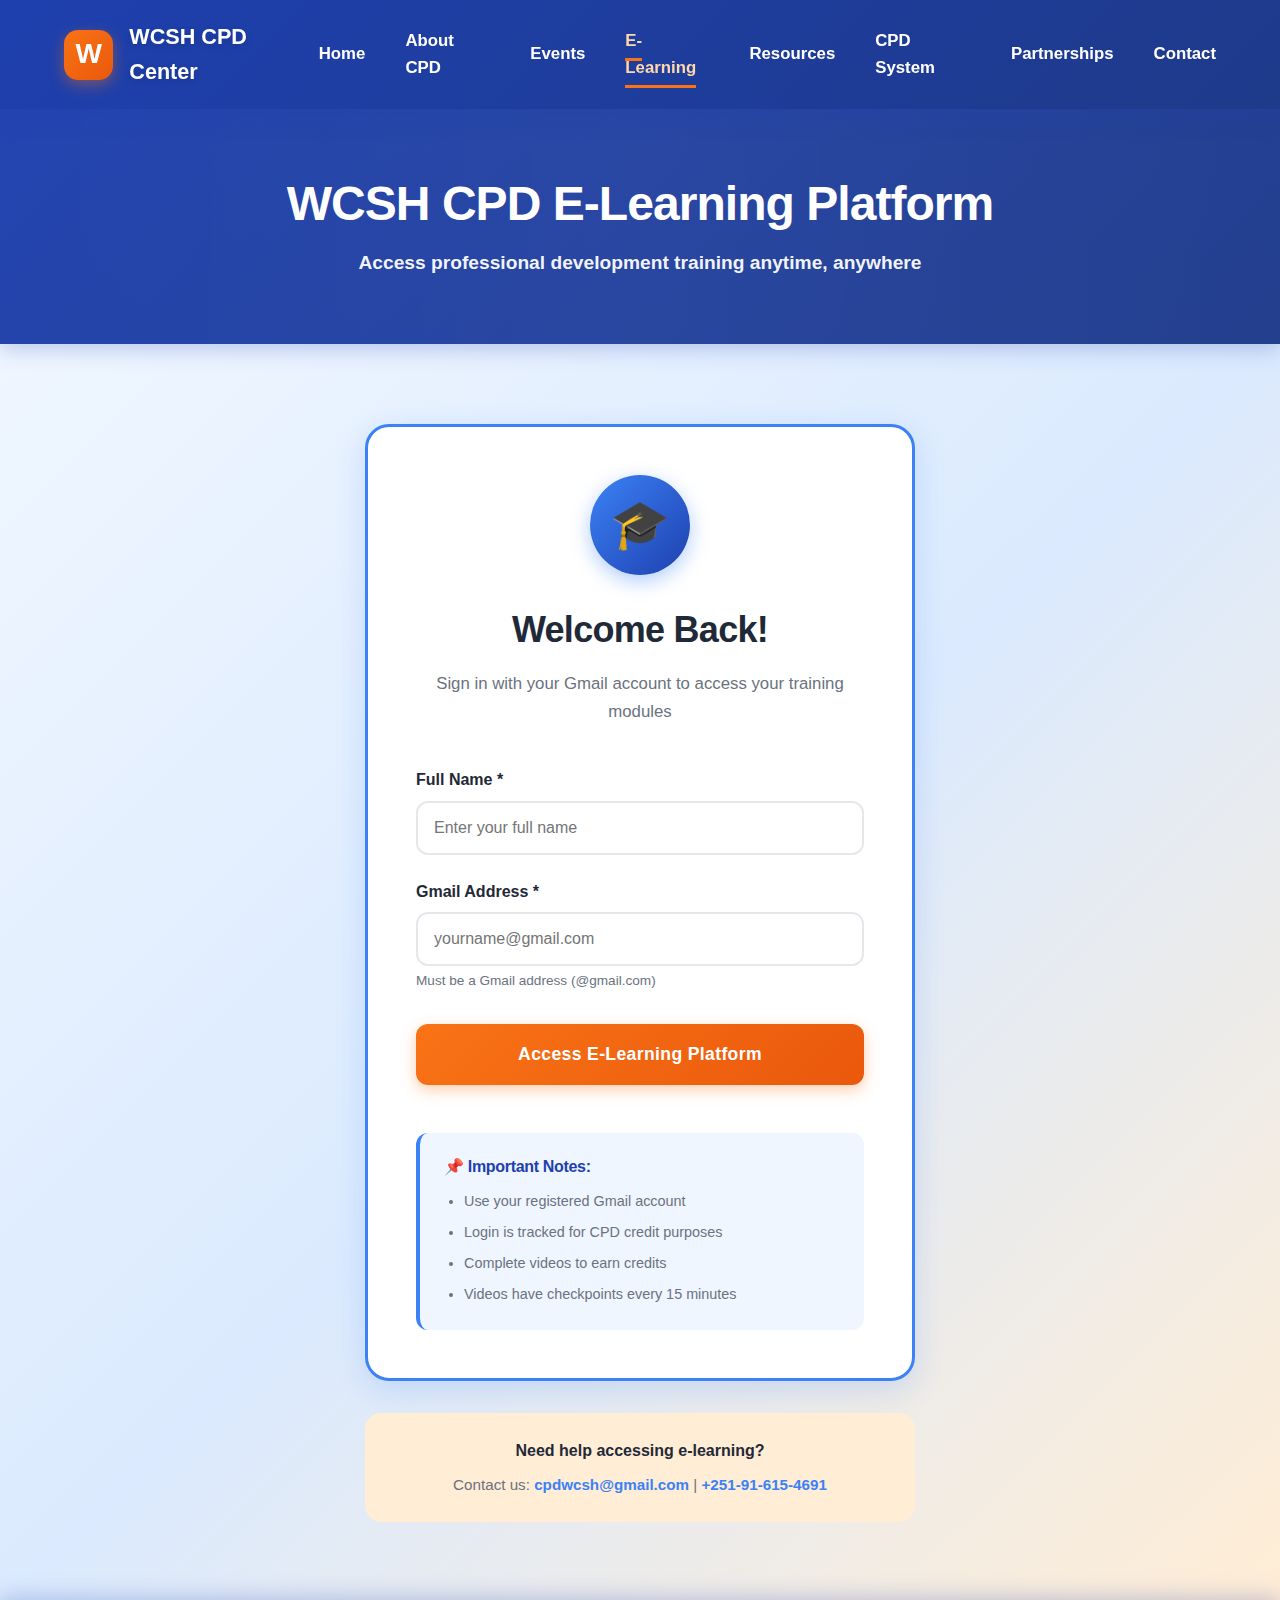
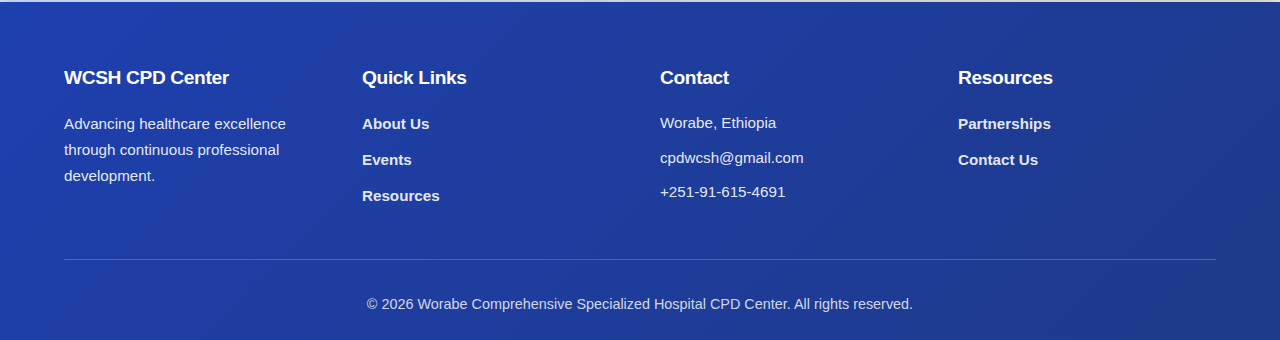
<file: e-learning.html>
<!DOCTYPE html>
<html lang="en">
<head>
    <meta charset="UTF-8">
    <meta name="viewport" content="width=device-width, initial-scale=1.0">
    <meta name="description" content="WCSH CPD E-Learning Platform - Access Online Training">
    <title>E-Learning Login - WCSH CPD Center</title>
    <link rel="stylesheet" href="assets/css/styles.css">
</head>
<body>
    <!-- Navigation Bar -->
    <nav class="navbar">
        <div class="container nav-container">
            <div class="nav-brand">
                <div class="logo">W</div>
                <span class="brand-text">WCSH CPD Center</span>
            </div>
            <button class="mobile-menu-toggle" id="mobileMenuBtn">
                <span></span>
                <span></span>
                <span></span>
            </button>
            <ul class="nav-menu" id="navMenu">
                <li><a href="index.html">Home</a></li>
                <li><a href="about.html">About CPD</a></li>
                <li><a href="events.html">Events</a></li>
                <li><a href="e-learning.html" class="active">E-Learning</a></li>
                <li><a href="resources.html">Resources</a></li>
                <li><a href="cpd-system.html">CPD System</a></li>
                <li><a href="partnerships.html">Partnerships</a></li>
                <li><a href="contact.html">Contact</a></li>
            </ul>
        </div>
    </nav>

    <!-- Page Header -->
    <section class="page-header">
        <div class="container">
            <h1>WCSH CPD E-Learning Platform</h1>
            <p>Access professional development training anytime, anywhere</p>
        </div>
    </section>

    <!-- Login Section -->
    <section class="section">
        <div class="container">
            <div style="max-width: 550px; margin: 0 auto;">
                <!-- Login Card -->
                <div style="background-color: white; padding: 3rem; border-radius: 24px; box-shadow: 0 8px 30px rgba(59, 130, 246, 0.2); border: 3px solid var(--secondary-blue);">
                    
                    <!-- Icon -->
                    <div style="text-align: center; margin-bottom: 2rem;">
                        <div style="width: 100px; height: 100px; background: linear-gradient(135deg, var(--secondary-blue), var(--primary-blue)); border-radius: 50%; display: flex; align-items: center; justify-content: center; margin: 0 auto; box-shadow: 0 6px 20px rgba(59, 130, 246, 0.4);">
                            <span style="font-size: 3rem;">🎓</span>
                        </div>
                    </div>

                    <h2 style="text-align: center; color: var(--text-dark); margin-bottom: 1rem; font-weight: 800;">Welcome Back!</h2>
                    <p style="text-align: center; color: var(--text-gray); margin-bottom: 2.5rem; font-size: 1.05rem;">
                        Sign in with your Gmail account to access your training modules
                    </p>

                    <!-- Login Form -->
                    <form id="loginForm" onsubmit="handleLogin(event)">
                        <!-- Full Name -->
                        <div style="margin-bottom: 1.5rem;">
                            <label for="fullName" style="display: block; margin-bottom: 0.5rem; color: var(--text-dark); font-weight: 700;">Full Name *</label>
                            <input type="text" id="fullName" name="fullName" required 
                                   style="width: 100%; padding: 1rem; border: 2px solid var(--border-gray); border-radius: 12px; font-size: 1rem; transition: all 0.3s ease;"
                                   placeholder="Enter your full name"
                                   onfocus="this.style.borderColor='var(--secondary-blue)'; this.style.boxShadow='0 0 0 3px rgba(59, 130, 246, 0.1)';"
                                   onblur="this.style.borderColor='var(--border-gray)'; this.style.boxShadow='none';">
                        </div>

                        <!-- Gmail Address -->
                        <div style="margin-bottom: 2rem;">
                            <label for="gmailAddress" style="display: block; margin-bottom: 0.5rem; color: var(--text-dark); font-weight: 700;">Gmail Address *</label>
                            <input type="email" id="gmailAddress" name="gmailAddress" required 
                                   style="width: 100%; padding: 1rem; border: 2px solid var(--border-gray); border-radius: 12px; font-size: 1rem; transition: all 0.3s ease;"
                                   placeholder="yourname@gmail.com"
                                   pattern=".*@gmail\.com$"
                                   title="Please enter a valid Gmail address"
                                   onfocus="this.style.borderColor='var(--secondary-blue)'; this.style.boxShadow='0 0 0 3px rgba(59, 130, 246, 0.1)';"
                                   onblur="this.style.borderColor='var(--border-gray)'; this.style.boxShadow='none';">
                            <small style="color: var(--text-gray); font-size: 0.85rem; margin-top: 0.25rem; display: block;">
                                Must be a Gmail address (@gmail.com)
                            </small>
                        </div>

                        <!-- Submit Button -->
                        <button type="submit" class="btn btn-primary" style="width: 100%; padding: 1.25rem; font-size: 1.1rem; margin-bottom: 1rem;">
                            Access E-Learning Platform
                        </button>

                        <!-- Loading Message -->
                        <div id="loadingMessage" style="display: none; text-align: center; padding: 1rem; background-color: var(--soft-blue); border-radius: 12px; margin-top: 1rem;">
                            <p style="color: var(--secondary-blue); font-weight: 600; margin: 0;">⏳ Verifying credentials...</p>
                        </div>

                        <!-- Error Message -->
                        <div id="errorMessage" style="display: none; text-align: center; padding: 1rem; background-color: #FEE2E2; border: 2px solid #EF4444; border-radius: 12px; margin-top: 1rem;">
                            <p style="color: #991B1B; font-weight: 600; margin: 0;">❌ Please enter a valid Gmail address</p>
                        </div>
                    </form>

                    <!-- Info Box -->
                    <div style="margin-top: 2rem; padding: 1.5rem; background-color: var(--soft-blue); border-radius: 12px; border-left: 4px solid var(--secondary-blue);">
                        <h4 style="color: var(--primary-blue); margin-bottom: 0.75rem; font-size: 1rem; font-weight: 800;">📌 Important Notes:</h4>
                        <ul style="color: var(--text-gray); font-size: 0.9rem; margin: 0; padding-left: 1.25rem;">
                            <li style="margin-bottom: 0.5rem;">Use your registered Gmail account</li>
                            <li style="margin-bottom: 0.5rem;">Login is tracked for CPD credit purposes</li>
                            <li style="margin-bottom: 0.5rem;">Complete videos to earn credits</li>
                            <li>Videos have checkpoints every 15 minutes</li>
                        </ul>
                    </div>
                </div>

                <!-- Help Section -->
                <div style="text-align: center; margin-top: 2rem; padding: 1.5rem; background-color: var(--soft-orange); border-radius: 16px;">
                    <p style="color: var(--text-dark); font-weight: 600; margin-bottom: 0.5rem;">Need help accessing e-learning?</p>
                    <p style="color: var(--text-gray); font-size: 0.95rem; margin: 0;">
                        Contact us: <a href="mailto:cpdwcsh@gmail.com" style="color: var(--secondary-blue); font-weight: 700;">cpdwcsh@gmail.com</a> | 
                        <a href="tel:+251916154691" style="color: var(--secondary-blue); font-weight: 700;">+251-91-615-4691</a>
                    </p>
                </div>
            </div>
        </div>
    </section>

    <!-- Footer -->
    <footer class="footer">
        <div class="container">
            <div class="footer-grid">
                <div class="footer-column">
                    <h3>WCSH CPD Center</h3>
                    <p>Advancing healthcare excellence through continuous professional development.</p>
                </div>
                <div class="footer-column">
                    <h3>Quick Links</h3>
                    <ul class="footer-links">
                        <li><a href="about.html">About Us</a></li>
                        <li><a href="events.html">Events</a></li>
                        <li><a href="resources.html">Resources</a></li>
                    </ul>
                </div>
                <div class="footer-column">
                    <h3>Contact</h3>
                    <ul class="footer-contact">
                        <li>Worabe, Ethiopia</li>
                        <li>cpdwcsh@gmail.com</li>
                        <li>+251-91-615-4691</li>
                    </ul>
                </div>
                <div class="footer-column">
                    <h3>Resources</h3>
                    <ul class="footer-links">
                        <li><a href="partnerships.html">Partnerships</a></li>
                        <li><a href="contact.html">Contact Us</a></li>
                    </ul>
                </div>
            </div>
            <div class="footer-bottom">
                <p>© 2026 Worabe Comprehensive Specialized Hospital CPD Center. All rights reserved.</p>
            </div>
        </div>
    </footer>

    <script>
        // Google Apps Script URL for tracking logins
        // REPLACE WITH YOUR DEPLOYED WEB APP URL
        const GOOGLE_SCRIPT_URL = 'https://script.google.com/macros/s/AKfycbxfb_YS-D5wjcZWhXWZDi3C0Hfnl6I2pFNoursvc25muQnUryGNtQjnDQsCOkMsrGeO/exec';

        async function handleLogin(event) {
            event.preventDefault();
            
            const fullName = document.getElementById('fullName').value.trim();
            const gmailAddress = document.getElementById('gmailAddress').value.trim().toLowerCase();
            const loadingMessage = document.getElementById('loadingMessage');
            const errorMessage = document.getElementById('errorMessage');
            const submitBtn = event.target.querySelector('button[type="submit"]');
            
            // Validate Gmail
            if (!gmailAddress.endsWith('@gmail.com')) {
                errorMessage.style.display = 'block';
                return;
            }
            
            // Hide error, show loading
            errorMessage.style.display = 'none';
            loadingMessage.style.display = 'block';
            submitBtn.disabled = true;
            submitBtn.textContent = 'Signing in...';
            
            // Store in localStorage for session
            localStorage.setItem('e_learning_name', fullName);
            localStorage.setItem('e_learning_email', gmailAddress);
            localStorage.setItem('e_learning_login_time', new Date().toISOString());
            
            // Track login in Google Sheets (optional)
            if (GOOGLE_SCRIPT_URL !== 'YOUR_GOOGLE_APPS_SCRIPT_WEB_APP_URL') {
                try {
                    await fetch(GOOGLE_SCRIPT_URL, {
                        method: 'POST',
                        mode: 'no-cors',
                        headers: {
                            'Content-Type': 'application/json',
                        },
                        body: JSON.stringify({
                            fullName: fullName,
                            gmailAddress: gmailAddress,
                            timestamp: new Date().toISOString()
                        })
                    });
                } catch (error) {
                    console.log('Login tracking failed (non-critical):', error);
                }
            }
            
            // Redirect to topics page after brief delay
            setTimeout(() => {
                window.location.href = 'e-learning-topics.html';
            }, 1000);
        }
        
        // Check if already logged in
        window.addEventListener('DOMContentLoaded', function() {
            const savedEmail = localStorage.getItem('e_learning_email');
            const loginTime = localStorage.getItem('e_learning_login_time');
            
            // If logged in within last 24 hours, redirect directly
            if (savedEmail && loginTime) {
                const hoursSinceLogin = (new Date() - new Date(loginTime)) / (1000 * 60 * 60);
                if (hoursSinceLogin < 24) {
                    window.location.href = 'e-learning-topics.html';
                }
            }
        });
    </script>

    <!-- Google Apps Script Code (Deploy as Web App) -->
    <!--
    
    To track logins in Google Sheets:
    
    1. Create a Google Sheet named "E-Learning Logins"
    2. Add headers: Timestamp | Full Name | Gmail Address
    3. Open Script Editor (Extensions → Apps Script)
    4. Paste this code:
    
    function doPost(e) {
      try {
        const data = JSON.parse(e.postData.contents);
        const sheet = SpreadsheetApp.getActiveSpreadsheet().getSheetByName('E-Learning Logins');
        
        if (!sheet) {
          return ContentService.createTextOutput(JSON.stringify({
            'status': 'error',
            'message': 'Sheet not found'
          })).setMimeType(ContentService.MimeType.JSON);
        }
        
        sheet.appendRow([
          data.timestamp,
          data.fullName,
          data.gmailAddress
        ]);
        
        return ContentService.createTextOutput(JSON.stringify({
          'status': 'success'
        })).setMimeType(ContentService.MimeType.JSON);
        
      } catch (error) {
        return ContentService.createTextOutput(JSON.stringify({
          'status': 'error',
          'message': error.toString()
        })).setMimeType(ContentService.MimeType.JSON);
      }
    }
    
    5. Deploy as Web App:
       - Click Deploy → New deployment
       - Type: Web app
       - Execute as: Me
       - Who has access: Anyone
       - Click Deploy
    
    6. Copy the Web App URL and replace GOOGLE_SCRIPT_URL above
    
    -->

    <script src="assets/js/main.js"></script>
</body>
</html>
</file>
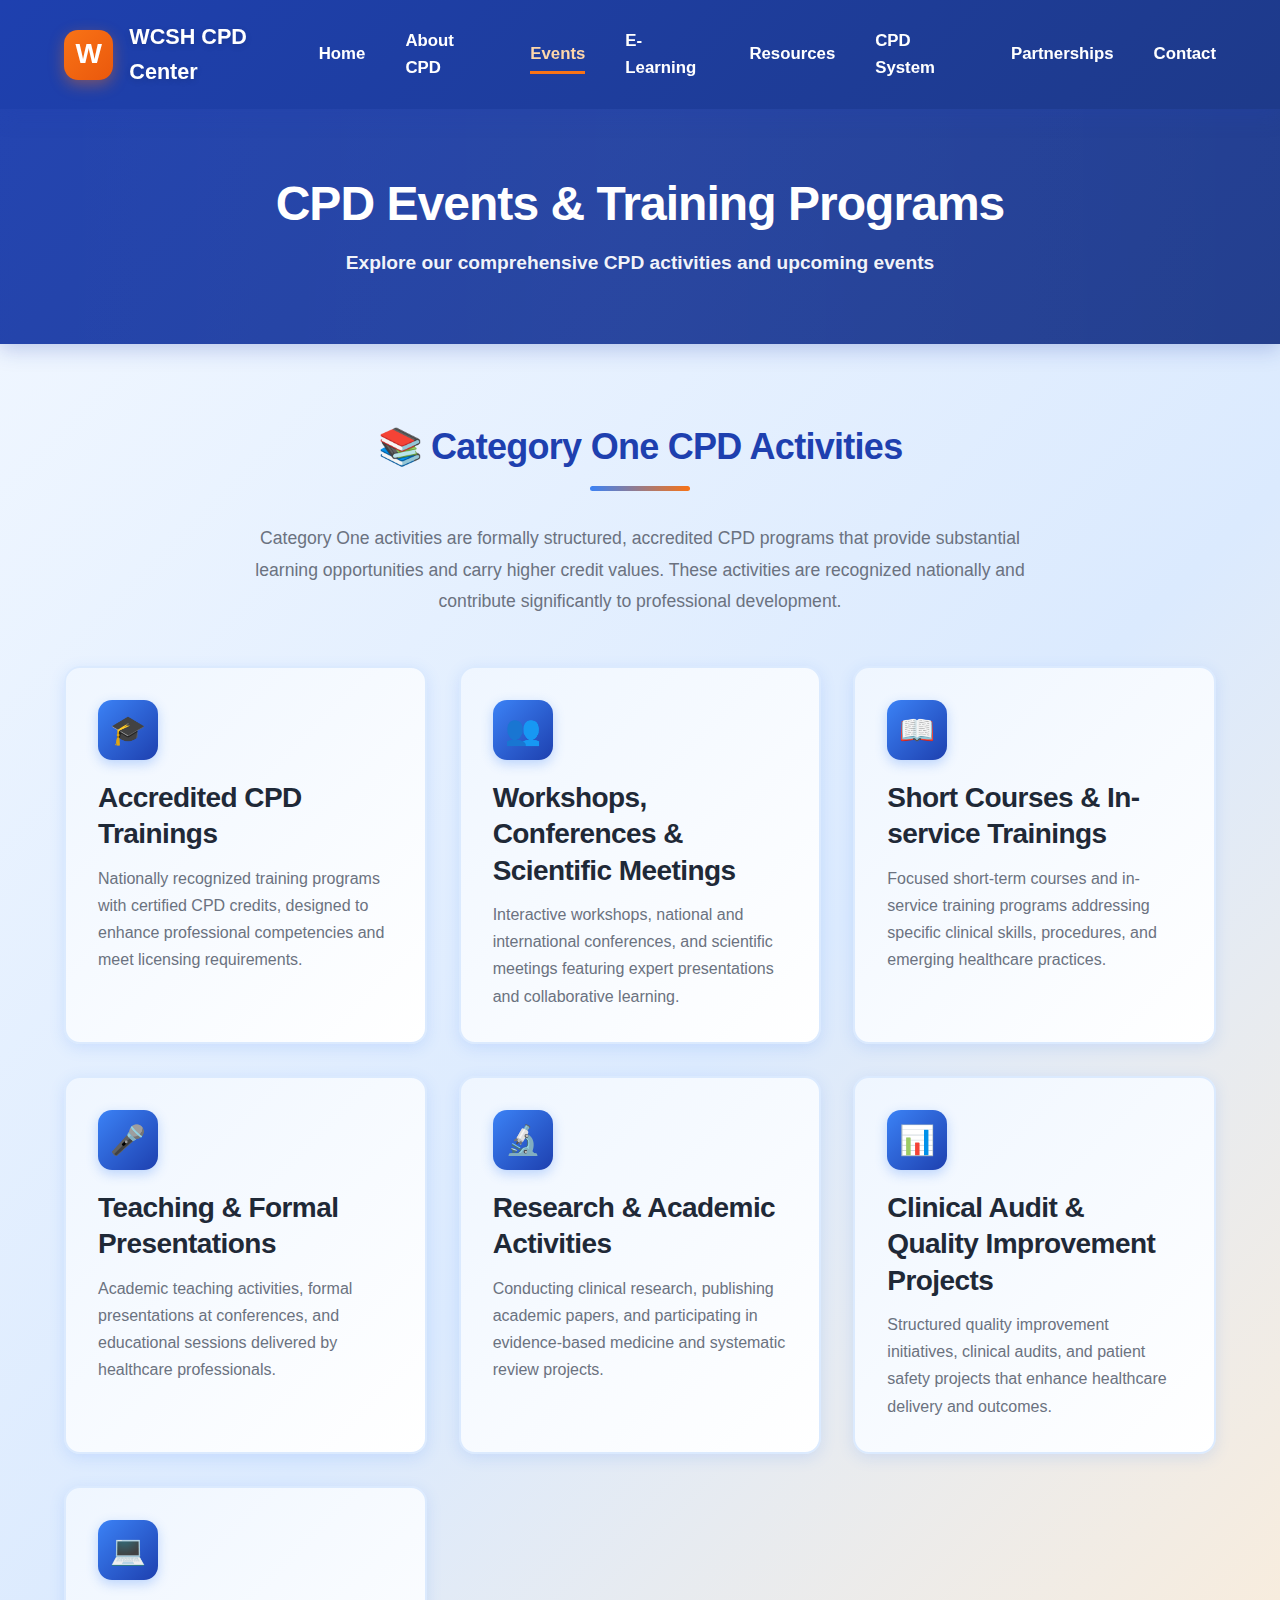
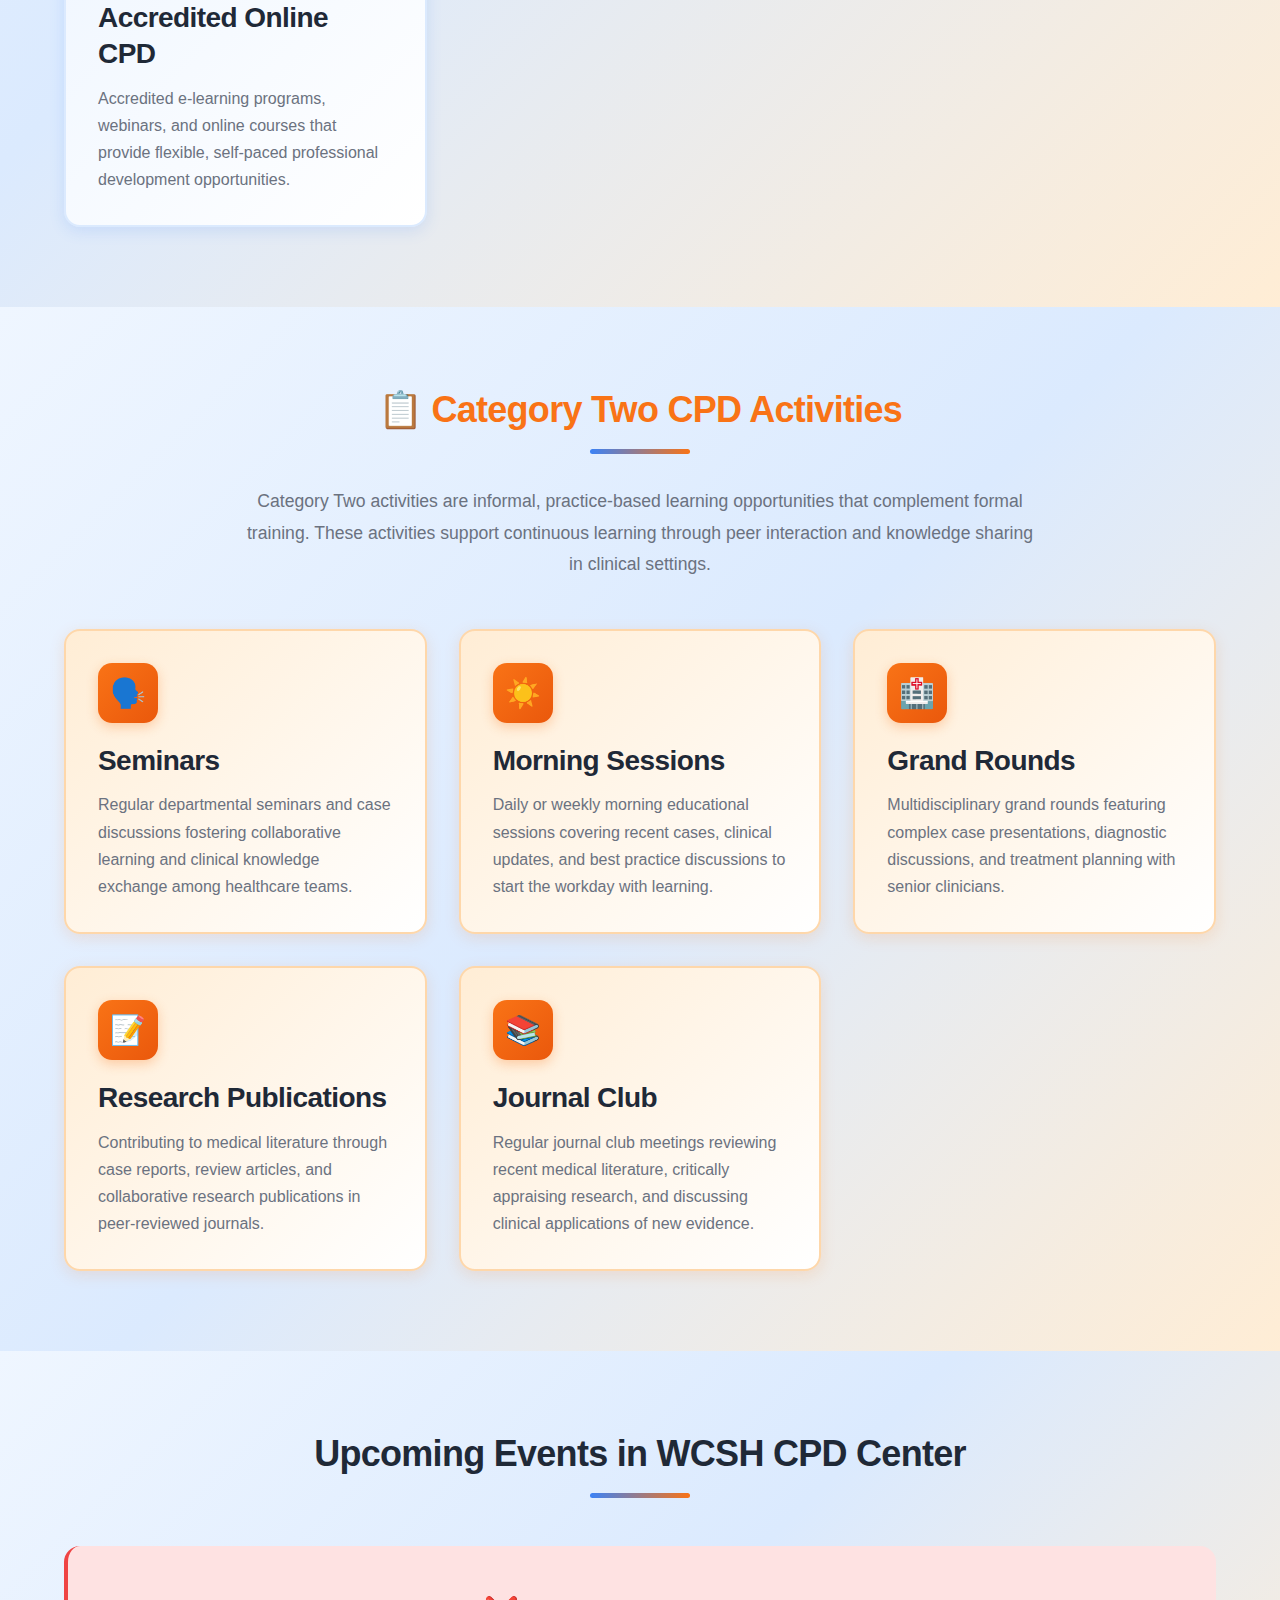
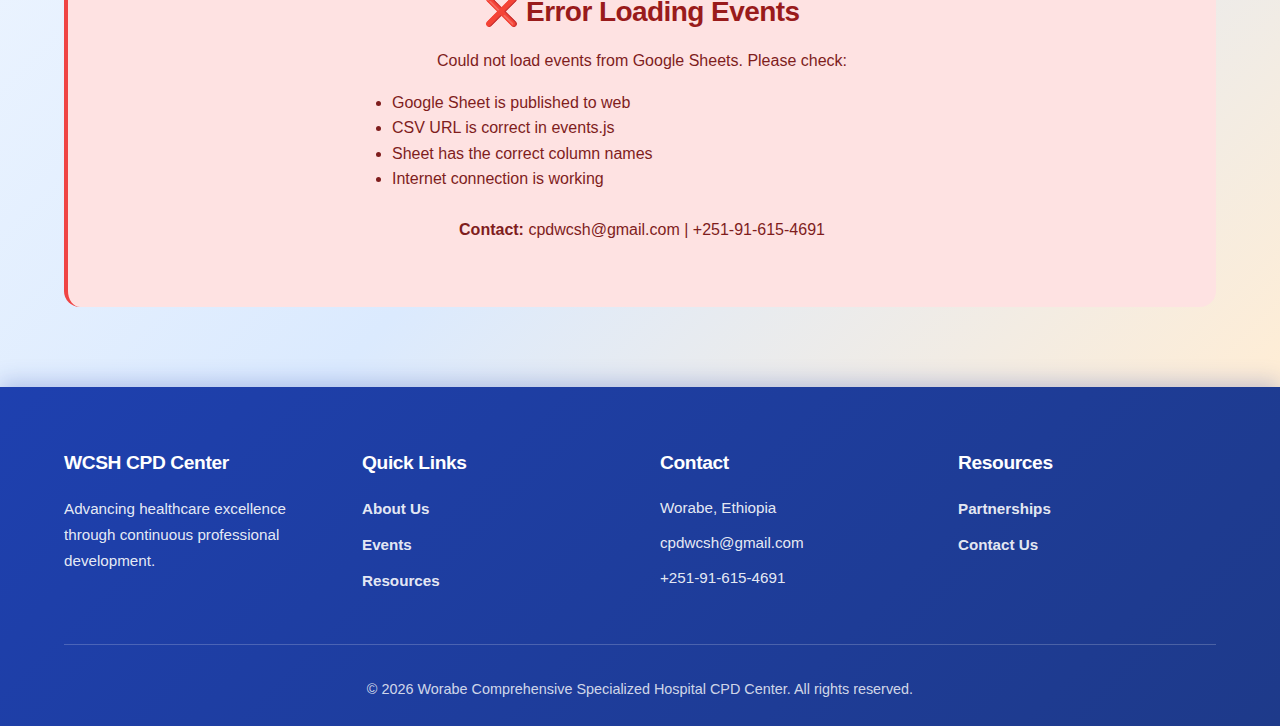
<file: events.html>
<!DOCTYPE html>
<html lang="en">
<head>
    <meta charset="UTF-8">
    <meta name="viewport" content="width=device-width, initial-scale=1.0">
    <meta name="description" content="WCSH CPD Events - Training Programs and Upcoming Events">
    <title>CPD Events - WCSH CPD Center</title>
    <link rel="stylesheet" href="assets/css/styles.css">
</head>
<body>
    <!-- Navigation Bar -->
    <nav class="navbar">
        <div class="container nav-container">
            <div class="nav-brand">
                <div class="logo">W</div>
                <span class="brand-text">WCSH CPD Center</span>
            </div>
            <button class="mobile-menu-toggle" id="mobileMenuBtn">
                <span></span>
                <span></span>
                <span></span>
            </button>
            <ul class="nav-menu" id="navMenu">
                <li><a href="index.html">Home</a></li>
                <li><a href="about.html">About CPD</a></li>
                <li><a href="events.html" class="active">Events</a></li>
                <li><a href="e-learning.html">E-Learning</a></li>
                <li><a href="resources.html">Resources</a></li>
                <li><a href="cpd-system.html">CPD System</a></li>
                <li><a href="partnerships.html">Partnerships</a></li>
                <li><a href="contact.html">Contact</a></li>
            </ul>
        </div>
    </nav>

    <!-- Page Header -->
    <section class="page-header">
        <div class="container">
            <h1>CPD Events & Training Programs</h1>
            <p>Explore our comprehensive CPD activities and upcoming events</p>
        </div>
    </section>

    <!-- CATEGORY ONE SECTION -->
    <section class="section">
        <div class="container">
            <h2 class="section-title" style="color: var(--primary-blue); margin-bottom: 2rem;">📚 Category One CPD Activities</h2>
            <p style="text-align: center; max-width: 800px; margin: 0 auto 3rem; color: var(--text-gray); font-size: 1.1rem; line-height: 1.8;">
                Category One activities are formally structured, accredited CPD programs that provide substantial learning opportunities and carry higher credit values. These activities are recognized nationally and contribute significantly to professional development.
            </p>
            
            <div style="display: grid; grid-template-columns: repeat(auto-fit, minmax(300px, 1fr)); gap: 2rem;">
                <!-- Activity 1 -->
                <div style="background: linear-gradient(135deg, var(--soft-blue) 0%, white 100%); padding: 2rem; border-radius: 16px; box-shadow: 0 4px 15px rgba(59, 130, 246, 0.15); border: 2px solid var(--light-blue); transition: all 0.3s ease;" onmouseover="this.style.transform='translateY(-8px)'; this.style.boxShadow='0 12px 30px rgba(59, 130, 246, 0.25)';" onmouseout="this.style.transform='translateY(0)'; this.style.boxShadow='0 4px 15px rgba(59, 130, 246, 0.15)';">
                    <div style="width: 60px; height: 60px; background: linear-gradient(135deg, var(--secondary-blue), var(--primary-blue)); border-radius: 14px; display: flex; align-items: center; justify-content: center; font-size: 1.8rem; margin-bottom: 1.25rem; box-shadow: 0 4px 12px rgba(59, 130, 246, 0.3);">🎓</div>
                    <h3 style="color: var(--text-dark); margin-bottom: 0.75rem; font-weight: 800;">Accredited CPD Trainings</h3>
                    <p style="color: var(--text-gray); margin: 0; line-height: 1.7;">Nationally recognized training programs with certified CPD credits, designed to enhance professional competencies and meet licensing requirements.</p>
                </div>

                <!-- Activity 2 -->
                <div style="background: linear-gradient(135deg, var(--soft-blue) 0%, white 100%); padding: 2rem; border-radius: 16px; box-shadow: 0 4px 15px rgba(59, 130, 246, 0.15); border: 2px solid var(--light-blue); transition: all 0.3s ease;" onmouseover="this.style.transform='translateY(-8px)'; this.style.boxShadow='0 12px 30px rgba(59, 130, 246, 0.25)';" onmouseout="this.style.transform='translateY(0)'; this.style.boxShadow='0 4px 15px rgba(59, 130, 246, 0.15)';">
                    <div style="width: 60px; height: 60px; background: linear-gradient(135deg, var(--secondary-blue), var(--primary-blue)); border-radius: 14px; display: flex; align-items: center; justify-content: center; font-size: 1.8rem; margin-bottom: 1.25rem; box-shadow: 0 4px 12px rgba(59, 130, 246, 0.3);">👥</div>
                    <h3 style="color: var(--text-dark); margin-bottom: 0.75rem; font-weight: 800;">Workshops, Conferences & Scientific Meetings</h3>
                    <p style="color: var(--text-gray); margin: 0; line-height: 1.7;">Interactive workshops, national and international conferences, and scientific meetings featuring expert presentations and collaborative learning.</p>
                </div>

                <!-- Activity 3 -->
                <div style="background: linear-gradient(135deg, var(--soft-blue) 0%, white 100%); padding: 2rem; border-radius: 16px; box-shadow: 0 4px 15px rgba(59, 130, 246, 0.15); border: 2px solid var(--light-blue); transition: all 0.3s ease;" onmouseover="this.style.transform='translateY(-8px)'; this.style.boxShadow='0 12px 30px rgba(59, 130, 246, 0.25)';" onmouseout="this.style.transform='translateY(0)'; this.style.boxShadow='0 4px 15px rgba(59, 130, 246, 0.15)';">
                    <div style="width: 60px; height: 60px; background: linear-gradient(135deg, var(--secondary-blue), var(--primary-blue)); border-radius: 14px; display: flex; align-items: center; justify-content: center; font-size: 1.8rem; margin-bottom: 1.25rem; box-shadow: 0 4px 12px rgba(59, 130, 246, 0.3);">📖</div>
                    <h3 style="color: var(--text-dark); margin-bottom: 0.75rem; font-weight: 800;">Short Courses & In-service Trainings</h3>
                    <p style="color: var(--text-gray); margin: 0; line-height: 1.7;">Focused short-term courses and in-service training programs addressing specific clinical skills, procedures, and emerging healthcare practices.</p>
                </div>

                <!-- Activity 4 -->
                <div style="background: linear-gradient(135deg, var(--soft-blue) 0%, white 100%); padding: 2rem; border-radius: 16px; box-shadow: 0 4px 15px rgba(59, 130, 246, 0.15); border: 2px solid var(--light-blue); transition: all 0.3s ease;" onmouseover="this.style.transform='translateY(-8px)'; this.style.boxShadow='0 12px 30px rgba(59, 130, 246, 0.25)';" onmouseout="this.style.transform='translateY(0)'; this.style.boxShadow='0 4px 15px rgba(59, 130, 246, 0.15)';">
                    <div style="width: 60px; height: 60px; background: linear-gradient(135deg, var(--secondary-blue), var(--primary-blue)); border-radius: 14px; display: flex; align-items: center; justify-content: center; font-size: 1.8rem; margin-bottom: 1.25rem; box-shadow: 0 4px 12px rgba(59, 130, 246, 0.3);">🎤</div>
                    <h3 style="color: var(--text-dark); margin-bottom: 0.75rem; font-weight: 800;">Teaching & Formal Presentations</h3>
                    <p style="color: var(--text-gray); margin: 0; line-height: 1.7;">Academic teaching activities, formal presentations at conferences, and educational sessions delivered by healthcare professionals.</p>
                </div>

                <!-- Activity 5 -->
                <div style="background: linear-gradient(135deg, var(--soft-blue) 0%, white 100%); padding: 2rem; border-radius: 16px; box-shadow: 0 4px 15px rgba(59, 130, 246, 0.15); border: 2px solid var(--light-blue); transition: all 0.3s ease;" onmouseover="this.style.transform='translateY(-8px)'; this.style.boxShadow='0 12px 30px rgba(59, 130, 246, 0.25)';" onmouseout="this.style.transform='translateY(0)'; this.style.boxShadow='0 4px 15px rgba(59, 130, 246, 0.15)';">
                    <div style="width: 60px; height: 60px; background: linear-gradient(135deg, var(--secondary-blue), var(--primary-blue)); border-radius: 14px; display: flex; align-items: center; justify-content: center; font-size: 1.8rem; margin-bottom: 1.25rem; box-shadow: 0 4px 12px rgba(59, 130, 246, 0.3);">🔬</div>
                    <h3 style="color: var(--text-dark); margin-bottom: 0.75rem; font-weight: 800;">Research & Academic Activities</h3>
                    <p style="color: var(--text-gray); margin: 0; line-height: 1.7;">Conducting clinical research, publishing academic papers, and participating in evidence-based medicine and systematic review projects.</p>
                </div>

                <!-- Activity 6 -->
                <div style="background: linear-gradient(135deg, var(--soft-blue) 0%, white 100%); padding: 2rem; border-radius: 16px; box-shadow: 0 4px 15px rgba(59, 130, 246, 0.15); border: 2px solid var(--light-blue); transition: all 0.3s ease;" onmouseover="this.style.transform='translateY(-8px)'; this.style.boxShadow='0 12px 30px rgba(59, 130, 246, 0.25)';" onmouseout="this.style.transform='translateY(0)'; this.style.boxShadow='0 4px 15px rgba(59, 130, 246, 0.15)';">
                    <div style="width: 60px; height: 60px; background: linear-gradient(135deg, var(--secondary-blue), var(--primary-blue)); border-radius: 14px; display: flex; align-items: center; justify-content: center; font-size: 1.8rem; margin-bottom: 1.25rem; box-shadow: 0 4px 12px rgba(59, 130, 246, 0.3);">📊</div>
                    <h3 style="color: var(--text-dark); margin-bottom: 0.75rem; font-weight: 800;">Clinical Audit & Quality Improvement Projects</h3>
                    <p style="color: var(--text-gray); margin: 0; line-height: 1.7;">Structured quality improvement initiatives, clinical audits, and patient safety projects that enhance healthcare delivery and outcomes.</p>
                </div>

                <!-- Activity 7 -->
                <div style="background: linear-gradient(135deg, var(--soft-blue) 0%, white 100%); padding: 2rem; border-radius: 16px; box-shadow: 0 4px 15px rgba(59, 130, 246, 0.15); border: 2px solid var(--light-blue); transition: all 0.3s ease;" onmouseover="this.style.transform='translateY(-8px)'; this.style.boxShadow='0 12px 30px rgba(59, 130, 246, 0.25)';" onmouseout="this.style.transform='translateY(0)'; this.style.boxShadow='0 4px 15px rgba(59, 130, 246, 0.15)';">
                    <div style="width: 60px; height: 60px; background: linear-gradient(135deg, var(--secondary-blue), var(--primary-blue)); border-radius: 14px; display: flex; align-items: center; justify-content: center; font-size: 1.8rem; margin-bottom: 1.25rem; box-shadow: 0 4px 12px rgba(59, 130, 246, 0.3);">💻</div>
                    <h3 style="color: var(--text-dark); margin-bottom: 0.75rem; font-weight: 800;">Accredited Online CPD</h3>
                    <p style="color: var(--text-gray); margin: 0; line-height: 1.7;">Accredited e-learning programs, webinars, and online courses that provide flexible, self-paced professional development opportunities.</p>
                </div>
            </div>
        </div>
    </section>

    <!-- CATEGORY TWO SECTION -->
    <section class="section section-gray">
        <div class="container">
            <h2 class="section-title" style="color: var(--primary-orange); margin-bottom: 2rem;">📋 Category Two CPD Activities</h2>
            <p style="text-align: center; max-width: 800px; margin: 0 auto 3rem; color: var(--text-gray); font-size: 1.1rem; line-height: 1.8;">
                Category Two activities are informal, practice-based learning opportunities that complement formal training. These activities support continuous learning through peer interaction and knowledge sharing in clinical settings.
            </p>
            
            <div style="display: grid; grid-template-columns: repeat(auto-fit, minmax(280px, 1fr)); gap: 2rem;">
                <!-- Activity 1 -->
                <div style="background: linear-gradient(135deg, var(--soft-orange) 0%, white 100%); padding: 2rem; border-radius: 16px; box-shadow: 0 4px 15px rgba(249, 115, 22, 0.15); border: 2px solid var(--light-orange); transition: all 0.3s ease;" onmouseover="this.style.transform='translateY(-8px)'; this.style.boxShadow='0 12px 30px rgba(249, 115, 22, 0.25)';" onmouseout="this.style.transform='translateY(0)'; this.style.boxShadow='0 4px 15px rgba(249, 115, 22, 0.15)';">
                    <div style="width: 60px; height: 60px; background: linear-gradient(135deg, var(--primary-orange), #EA580C); border-radius: 14px; display: flex; align-items: center; justify-content: center; font-size: 1.8rem; margin-bottom: 1.25rem; box-shadow: 0 4px 12px rgba(249, 115, 22, 0.3);">🗣️</div>
                    <h3 style="color: var(--text-dark); margin-bottom: 0.75rem; font-weight: 800;">Seminars</h3>
                    <p style="color: var(--text-gray); margin: 0; line-height: 1.7;">Regular departmental seminars and case discussions fostering collaborative learning and clinical knowledge exchange among healthcare teams.</p>
                </div>

                <!-- Activity 2 -->
                <div style="background: linear-gradient(135deg, var(--soft-orange) 0%, white 100%); padding: 2rem; border-radius: 16px; box-shadow: 0 4px 15px rgba(249, 115, 22, 0.15); border: 2px solid var(--light-orange); transition: all 0.3s ease;" onmouseover="this.style.transform='translateY(-8px)'; this.style.boxShadow='0 12px 30px rgba(249, 115, 22, 0.25)';" onmouseout="this.style.transform='translateY(0)'; this.style.boxShadow='0 4px 15px rgba(249, 115, 22, 0.15)';">
                    <div style="width: 60px; height: 60px; background: linear-gradient(135deg, var(--primary-orange), #EA580C); border-radius: 14px; display: flex; align-items: center; justify-content: center; font-size: 1.8rem; margin-bottom: 1.25rem; box-shadow: 0 4px 12px rgba(249, 115, 22, 0.3);">☀️</div>
                    <h3 style="color: var(--text-dark); margin-bottom: 0.75rem; font-weight: 800;">Morning Sessions</h3>
                    <p style="color: var(--text-gray); margin: 0; line-height: 1.7;">Daily or weekly morning educational sessions covering recent cases, clinical updates, and best practice discussions to start the workday with learning.</p>
                </div>

                <!-- Activity 3 -->
                <div style="background: linear-gradient(135deg, var(--soft-orange) 0%, white 100%); padding: 2rem; border-radius: 16px; box-shadow: 0 4px 15px rgba(249, 115, 22, 0.15); border: 2px solid var(--light-orange); transition: all 0.3s ease;" onmouseover="this.style.transform='translateY(-8px)'; this.style.boxShadow='0 12px 30px rgba(249, 115, 22, 0.25)';" onmouseout="this.style.transform='translateY(0)'; this.style.boxShadow='0 4px 15px rgba(249, 115, 22, 0.15)';">
                    <div style="width: 60px; height: 60px; background: linear-gradient(135deg, var(--primary-orange), #EA580C); border-radius: 14px; display: flex; align-items: center; justify-content: center; font-size: 1.8rem; margin-bottom: 1.25rem; box-shadow: 0 4px 12px rgba(249, 115, 22, 0.3);">🏥</div>
                    <h3 style="color: var(--text-dark); margin-bottom: 0.75rem; font-weight: 800;">Grand Rounds</h3>
                    <p style="color: var(--text-gray); margin: 0; line-height: 1.7;">Multidisciplinary grand rounds featuring complex case presentations, diagnostic discussions, and treatment planning with senior clinicians.</p>
                </div>

                <!-- Activity 4 -->
                <div style="background: linear-gradient(135deg, var(--soft-orange) 0%, white 100%); padding: 2rem; border-radius: 16px; box-shadow: 0 4px 15px rgba(249, 115, 22, 0.15); border: 2px solid var(--light-orange); transition: all 0.3s ease;" onmouseover="this.style.transform='translateY(-8px)'; this.style.boxShadow='0 12px 30px rgba(249, 115, 22, 0.25)';" onmouseout="this.style.transform='translateY(0)'; this.style.boxShadow='0 4px 15px rgba(249, 115, 22, 0.15)';">
                    <div style="width: 60px; height: 60px; background: linear-gradient(135deg, var(--primary-orange), #EA580C); border-radius: 14px; display: flex; align-items: center; justify-content: center; font-size: 1.8rem; margin-bottom: 1.25rem; box-shadow: 0 4px 12px rgba(249, 115, 22, 0.3);">📝</div>
                    <h3 style="color: var(--text-dark); margin-bottom: 0.75rem; font-weight: 800;">Research Publications</h3>
                    <p style="color: var(--text-gray); margin: 0; line-height: 1.7;">Contributing to medical literature through case reports, review articles, and collaborative research publications in peer-reviewed journals.</p>
                </div>

                <!-- Activity 5 -->
                <div style="background: linear-gradient(135deg, var(--soft-orange) 0%, white 100%); padding: 2rem; border-radius: 16px; box-shadow: 0 4px 15px rgba(249, 115, 22, 0.15); border: 2px solid var(--light-orange); transition: all 0.3s ease;" onmouseover="this.style.transform='translateY(-8px)'; this.style.boxShadow='0 12px 30px rgba(249, 115, 22, 0.25)';" onmouseout="this.style.transform='translateY(0)'; this.style.boxShadow='0 4px 15px rgba(249, 115, 22, 0.15)';">
                    <div style="width: 60px; height: 60px; background: linear-gradient(135deg, var(--primary-orange), #EA580C); border-radius: 14px; display: flex; align-items: center; justify-content: center; font-size: 1.8rem; margin-bottom: 1.25rem; box-shadow: 0 4px 12px rgba(249, 115, 22, 0.3);">📚</div>
                    <h3 style="color: var(--text-dark); margin-bottom: 0.75rem; font-weight: 800;">Journal Club</h3>
                    <p style="color: var(--text-gray); margin: 0; line-height: 1.7;">Regular journal club meetings reviewing recent medical literature, critically appraising research, and discussing clinical applications of new evidence.</p>
                </div>
            </div>
        </div>
    </section>

    <!-- UPCOMING EVENTS SECTION (Google Sheets Integration) -->
    <section class="section">
        <div class="container">
            <h2 class="section-title">Upcoming Events in WCSH CPD Center</h2>
            
            <!-- Events will be loaded from Google Sheets -->
            <div id="eventsContainer"></div>
            
            <!-- No Events Message -->
            <div id="noEventsMessage" style="display: none; text-align: center; padding: 3rem; background-color: var(--soft-blue); border-radius: 16px;">
                <p style="font-size: 1.15rem; color: var(--text-gray); margin: 0;">No upcoming events scheduled at this time. Please check back soon!</p>
            </div>
        </div>
    </section>

    <!-- Footer -->
    <footer class="footer">
        <div class="container">
            <div class="footer-grid">
                <div class="footer-column">
                    <h3>WCSH CPD Center</h3>
                    <p>Advancing healthcare excellence through continuous professional development.</p>
                </div>
                <div class="footer-column">
                    <h3>Quick Links</h3>
                    <ul class="footer-links">
                        <li><a href="about.html">About Us</a></li>
                        <li><a href="events.html">Events</a></li>
                        <li><a href="resources.html">Resources</a></li>
                    </ul>
                </div>
                <div class="footer-column">
                    <h3>Contact</h3>
                    <ul class="footer-contact">
                        <li>Worabe, Ethiopia</li>
                        <li>cpdwcsh@gmail.com</li>
                        <li>+251-91-615-4691</li>
                    </ul>
                </div>
                <div class="footer-column">
                    <h3>Resources</h3>
                    <ul class="footer-links">
                        <li><a href="partnerships.html">Partnerships</a></li>
                        <li><a href="contact.html">Contact Us</a></li>
                    </ul>
                </div>
            </div>
            <div class="footer-bottom">
                <p>© 2026 Worabe Comprehensive Specialized Hospital CPD Center. All rights reserved.</p>
            </div>
        </div>
    </footer>

    <script src="assets/js/events.js"></script>
    <script src="assets/js/main.js"></script>
</body>
</html>
</file>
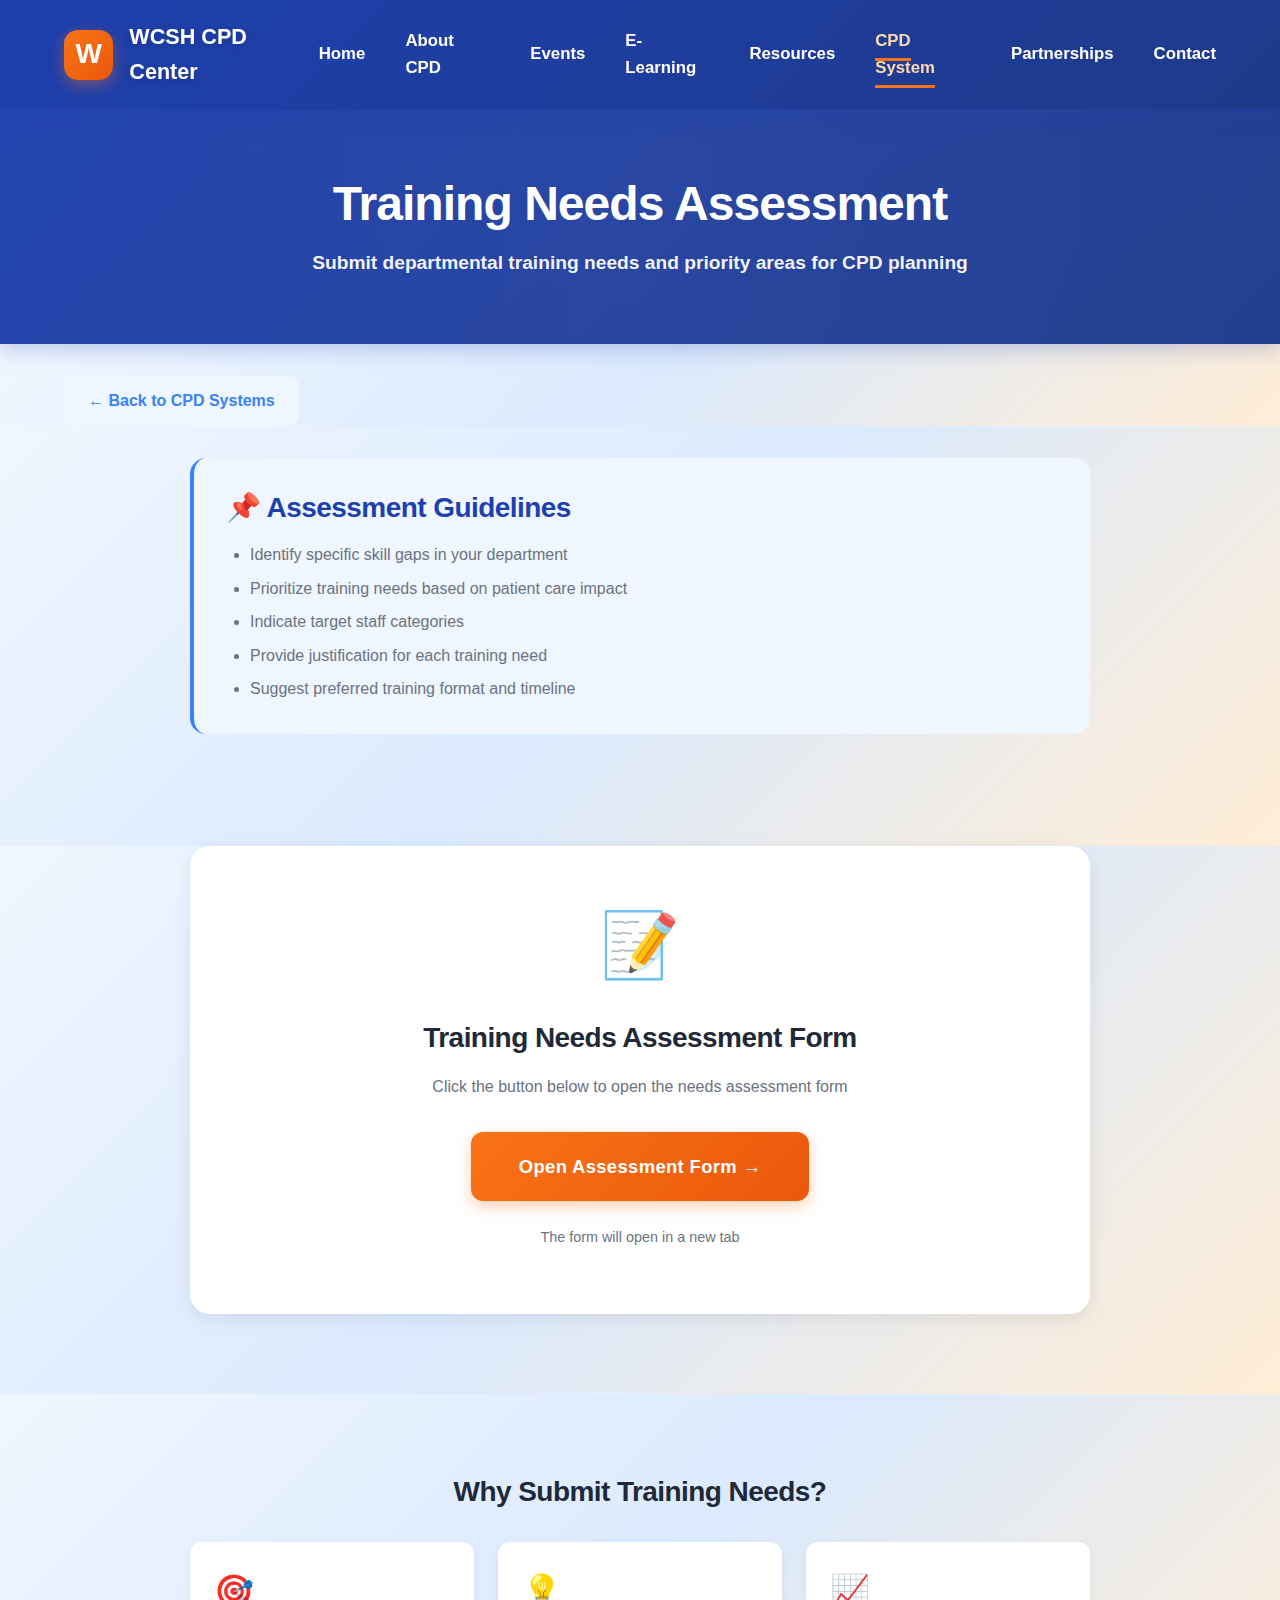
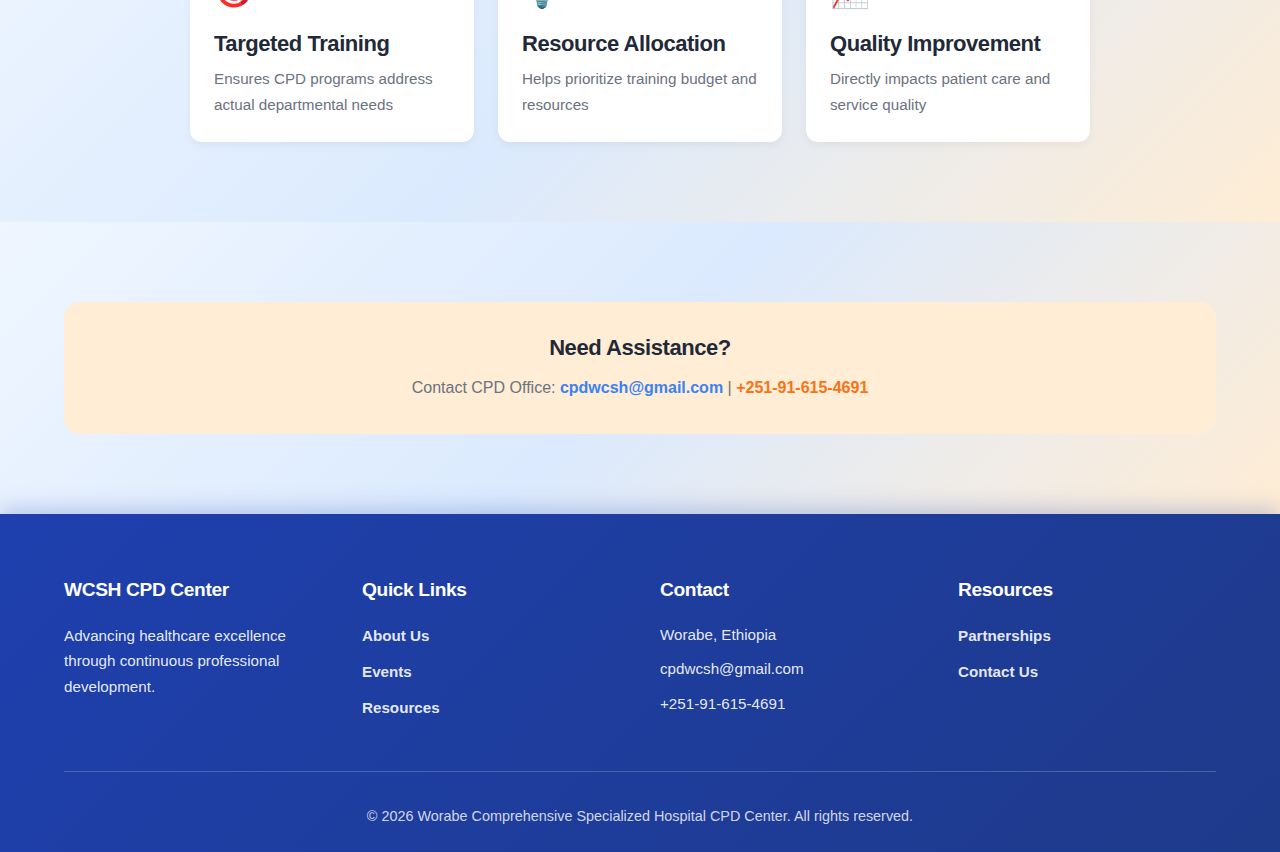
<file: needs-assessment.html>
<!DOCTYPE html>
<html lang="en">
<head>
    <meta charset="UTF-8">
    <meta name="viewport" content="width=device-width, initial-scale=1.0">
    <meta name="description" content="Training Needs Assessment - Submit Departmental Training Needs">
    <title>Training Needs Assessment - WCSH CPD Center</title>
    <link rel="stylesheet" href="assets/css/styles.css">
</head>
<body>
    <!-- Navigation Bar -->
    <nav class="navbar">
        <div class="container nav-container">
            <div class="nav-brand">
                <div class="logo">W</div>
                <span class="brand-text">WCSH CPD Center</span>
            </div>
            <button class="mobile-menu-toggle" id="mobileMenuBtn">
                <span></span>
                <span></span>
                <span></span>
            </button>
            <ul class="nav-menu" id="navMenu">
                <li><a href="index.html">Home</a></li>
                <li><a href="about.html">About CPD</a></li>
                <li><a href="events.html">Events</a></li>
                <li><a href="e-learning.html">E-Learning</a></li>
                <li><a href="resources.html">Resources</a></li>
                <li><a href="cpd-system.html" class="active">CPD System</a></li>
                <li><a href="partnerships.html">Partnerships</a></li>
                <li><a href="contact.html">Contact</a></li>
            </ul>
        </div>
    </nav>

    <!-- Page Header -->
    <section class="page-header">
        <div class="container">
            <h1>Training Needs Assessment</h1>
            <p>Submit departmental training needs and priority areas for CPD planning</p>
        </div>
    </section>

    <!-- Back Button -->
    <section class="section" style="padding-top: 2rem; padding-bottom: 0;">
        <div class="container">
            <a href="cpd-system.html" style="display: inline-flex; align-items: center; gap: 0.5rem; color: var(--secondary-blue); font-weight: 700; text-decoration: none; padding: 0.75rem 1.5rem; background-color: var(--soft-blue); border-radius: 10px; transition: all 0.3s ease;" onmouseover="this.style.backgroundColor='var(--light-blue)';" onmouseout="this.style.backgroundColor='var(--soft-blue)';">
                ← Back to CPD Systems
            </a>
        </div>
    </section>

    <!-- Form Information -->
    <section class="section" style="padding-top: 2rem;">
        <div class="container">
            <div style="max-width: 900px; margin: 0 auto; padding: 2rem; background-color: var(--soft-blue); border-radius: 16px; border-left: 4px solid var(--secondary-blue); margin-bottom: 2rem;">
                <h3 style="color: var(--primary-blue); margin-bottom: 1rem; font-weight: 800;">📌 Assessment Guidelines</h3>
                <ul style="color: var(--text-gray); margin: 0; padding-left: 1.5rem;">
                    <li style="margin-bottom: 0.5rem;">Identify specific skill gaps in your department</li>
                    <li style="margin-bottom: 0.5rem;">Prioritize training needs based on patient care impact</li>
                    <li style="margin-bottom: 0.5rem;">Indicate target staff categories</li>
                    <li style="margin-bottom: 0.5rem;">Provide justification for each training need</li>
                    <li>Suggest preferred training format and timeline</li>
                </ul>
            </div>
        </div>
    </section>

    <!-- Google Form Link (Cannot embed - will redirect) -->
    <section class="section" style="padding-top: 0;">
        <div class="container">
            <div style="max-width: 900px; margin: 0 auto; background-color: white; padding: 3rem; border-radius: 20px; box-shadow: 0 5px 20px rgba(0, 0, 0, 0.08); text-align: center;">
                <!-- REPLACE WITH YOUR GOOGLE FORM URL -->
                <div id="formRedirect">
                    <div style="font-size: 4rem; margin-bottom: 1.5rem;">📝</div>
                    <h3 style="color: var(--text-dark); margin-bottom: 1rem; font-weight: 800;">Training Needs Assessment Form</h3>
                    <p style="color: var(--text-gray); margin-bottom: 2rem; line-height: 1.7;">
                        Click the button below to open the needs assessment form
                    </p>
                    <a href="https://docs.google.com/forms/d/1GWIyFp65wSsmdUCEAWJnhCrsm4aOiKTGP0OWtp2YT2w/edit" target="_blank" class="btn btn-primary" style="display: inline-block; padding: 1.25rem 3rem; font-size: 1.15rem; text-decoration: none;">
                        Open Assessment Form →
                    </a>
                    <p style="color: var(--text-gray); margin-top: 1.5rem; font-size: 0.9rem;">
                        The form will open in a new tab
                    </p>
                </div>
                
                <!-- Fallback if form not configured -->
                <div id="formPlaceholder" style="display: none;">
                    <div style="font-size: 4rem; margin-bottom: 1.5rem;">📝</div>
                    <h3 style="color: var(--text-dark); margin-bottom: 1rem; font-weight: 800;">Form Not Yet Configured</h3>
                    <p style="color: var(--text-gray); margin-bottom: 2rem; line-height: 1.7;">
                        The Training Needs Assessment form is being prepared. Please contact the CPD office to submit your needs.
                    </p>
                    <div style="display: flex; justify-content: center; gap: 1rem; flex-wrap: wrap;">
                        <a href="mailto:cpdwcsh@gmail.com" style="color: var(--secondary-blue); font-weight: 700; text-decoration: none; padding: 1rem 2rem; background-color: white; border-radius: 10px; box-shadow: 0 3px 10px rgba(0, 0, 0, 0.1);">
                            📧 Email Us
                        </a>
                        <a href="tel:+251916154691" style="color: var(--primary-orange); font-weight: 700; text-decoration: none; padding: 1rem 2rem; background-color: white; border-radius: 10px; box-shadow: 0 3px 10px rgba(0, 0, 0, 0.1);">
                            📞 Call Us
                        </a>
                    </div>
                </div>
            </div>
        </div>
    </section>

    <!-- Benefits Section -->
    <section class="section section-gray">
        <div class="container">
            <div style="max-width: 900px; margin: 0 auto;">
                <h3 style="text-align: center; color: var(--text-dark); margin-bottom: 2rem; font-weight: 800;">Why Submit Training Needs?</h3>
                <div style="display: grid; grid-template-columns: repeat(auto-fit, minmax(250px, 1fr)); gap: 1.5rem;">
                    <div style="padding: 1.5rem; background-color: white; border-radius: 12px; box-shadow: 0 3px 10px rgba(0, 0, 0, 0.05);">
                        <div style="font-size: 2rem; margin-bottom: 0.75rem;">🎯</div>
                        <h4 style="color: var(--text-dark); margin-bottom: 0.5rem;">Targeted Training</h4>
                        <p style="color: var(--text-gray); margin: 0; font-size: 0.95rem;">Ensures CPD programs address actual departmental needs</p>
                    </div>
                    <div style="padding: 1.5rem; background-color: white; border-radius: 12px; box-shadow: 0 3px 10px rgba(0, 0, 0, 0.05);">
                        <div style="font-size: 2rem; margin-bottom: 0.75rem;">💡</div>
                        <h4 style="color: var(--text-dark); margin-bottom: 0.5rem;">Resource Allocation</h4>
                        <p style="color: var(--text-gray); margin: 0; font-size: 0.95rem;">Helps prioritize training budget and resources</p>
                    </div>
                    <div style="padding: 1.5rem; background-color: white; border-radius: 12px; box-shadow: 0 3px 10px rgba(0, 0, 0, 0.05);">
                        <div style="font-size: 2rem; margin-bottom: 0.75rem;">📈</div>
                        <h4 style="color: var(--text-dark); margin-bottom: 0.5rem;">Quality Improvement</h4>
                        <p style="color: var(--text-gray); margin: 0; font-size: 0.95rem;">Directly impacts patient care and service quality</p>
                    </div>
                </div>
            </div>
        </div>
    </section>

    <!-- Help Section -->
    <section class="section">
        <div class="container">
            <div style="text-align: center; padding: 2rem; background-color: var(--soft-orange); border-radius: 16px;">
                <h4 style="color: var(--text-dark); margin-bottom: 0.75rem; font-weight: 800;">Need Assistance?</h4>
                <p style="color: var(--text-gray); margin: 0;">
                    Contact CPD Office: <a href="mailto:cpdwcsh@gmail.com" style="color: var(--secondary-blue); font-weight: 700;">cpdwcsh@gmail.com</a> | 
                    <a href="tel:+251916154691" style="color: var(--primary-orange); font-weight: 700;">+251-91-615-4691</a>
                </p>
            </div>
        </div>
    </section>

    <!-- Footer -->
    <footer class="footer">
        <div class="container">
            <div class="footer-grid">
                <div class="footer-column">
                    <h3>WCSH CPD Center</h3>
                    <p>Advancing healthcare excellence through continuous professional development.</p>
                </div>
                <div class="footer-column">
                    <h3>Quick Links</h3>
                    <ul class="footer-links">
                        <li><a href="about.html">About Us</a></li>
                        <li><a href="events.html">Events</a></li>
                        <li><a href="resources.html">Resources</a></li>
                    </ul>
                </div>
                <div class="footer-column">
                    <h3>Contact</h3>
                    <ul class="footer-contact">
                        <li>Worabe, Ethiopia</li>
                        <li>cpdwcsh@gmail.com</li>
                        <li>+251-91-615-4691</li>
                    </ul>
                </div>
                <div class="footer-column">
                    <h3>Resources</h3>
                    <ul class="footer-links">
                        <li><a href="partnerships.html">Partnerships</a></li>
                        <li><a href="contact.html">Contact Us</a></li>
                    </ul>
                </div>
            </div>
            <div class="footer-bottom">
                <p>© 2026 Worabe Comprehensive Specialized Hospital CPD Center. All rights reserved.</p>
            </div>
        </div>
    </footer>

    <script>
        // Check if form URL is configured
        window.addEventListener('DOMContentLoaded', function() {
            const formLink = document.querySelector('a[href*="YOUR_NEEDS_ASSESSMENT_GOOGLE_FORM_URL"]');
            const formRedirect = document.getElementById('formRedirect');
            const placeholder = document.getElementById('formPlaceholder');
            
            if (formLink && formLink.href.includes('YOUR_NEEDS_ASSESSMENT_GOOGLE_FORM_URL')) {
                formRedirect.style.display = 'none';
                placeholder.style.display = 'block';
            }
        });
    </script>
    <script src="assets/js/main.js"></script>
</body>
</html>
</file>
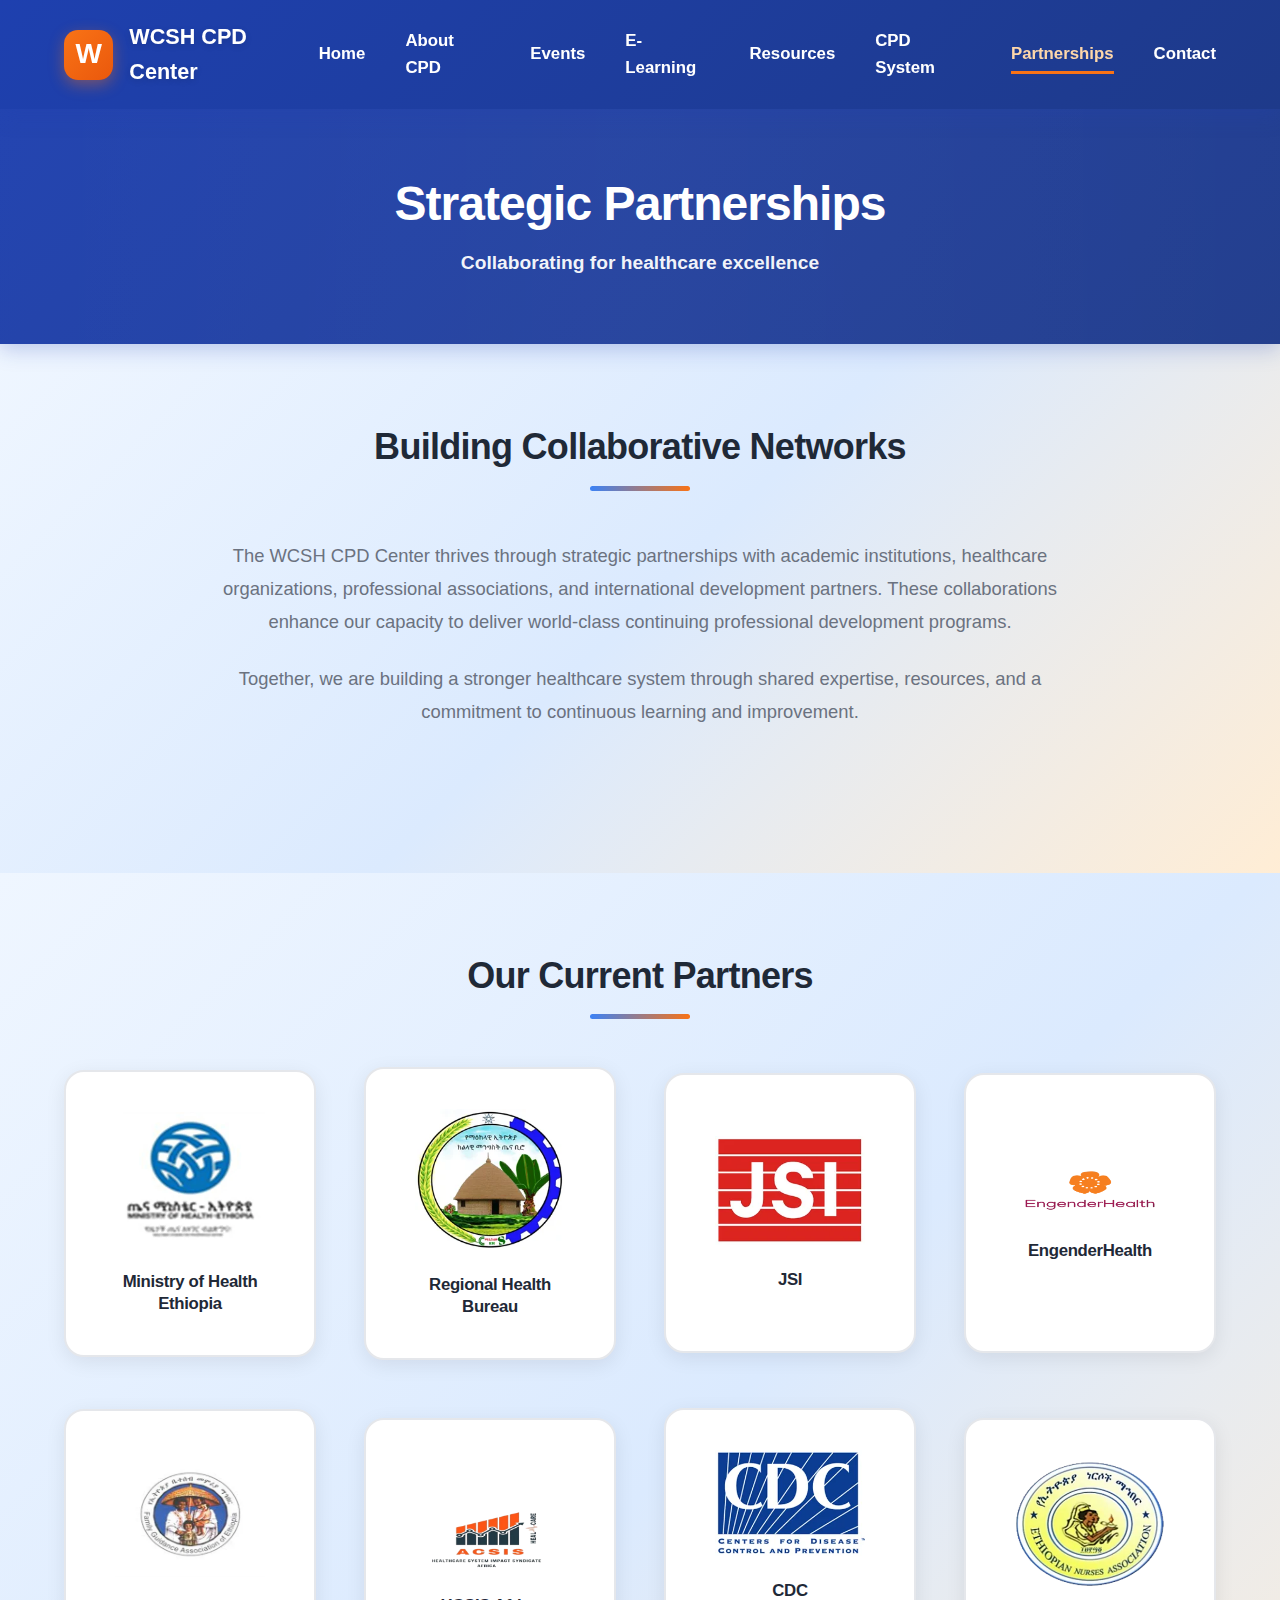
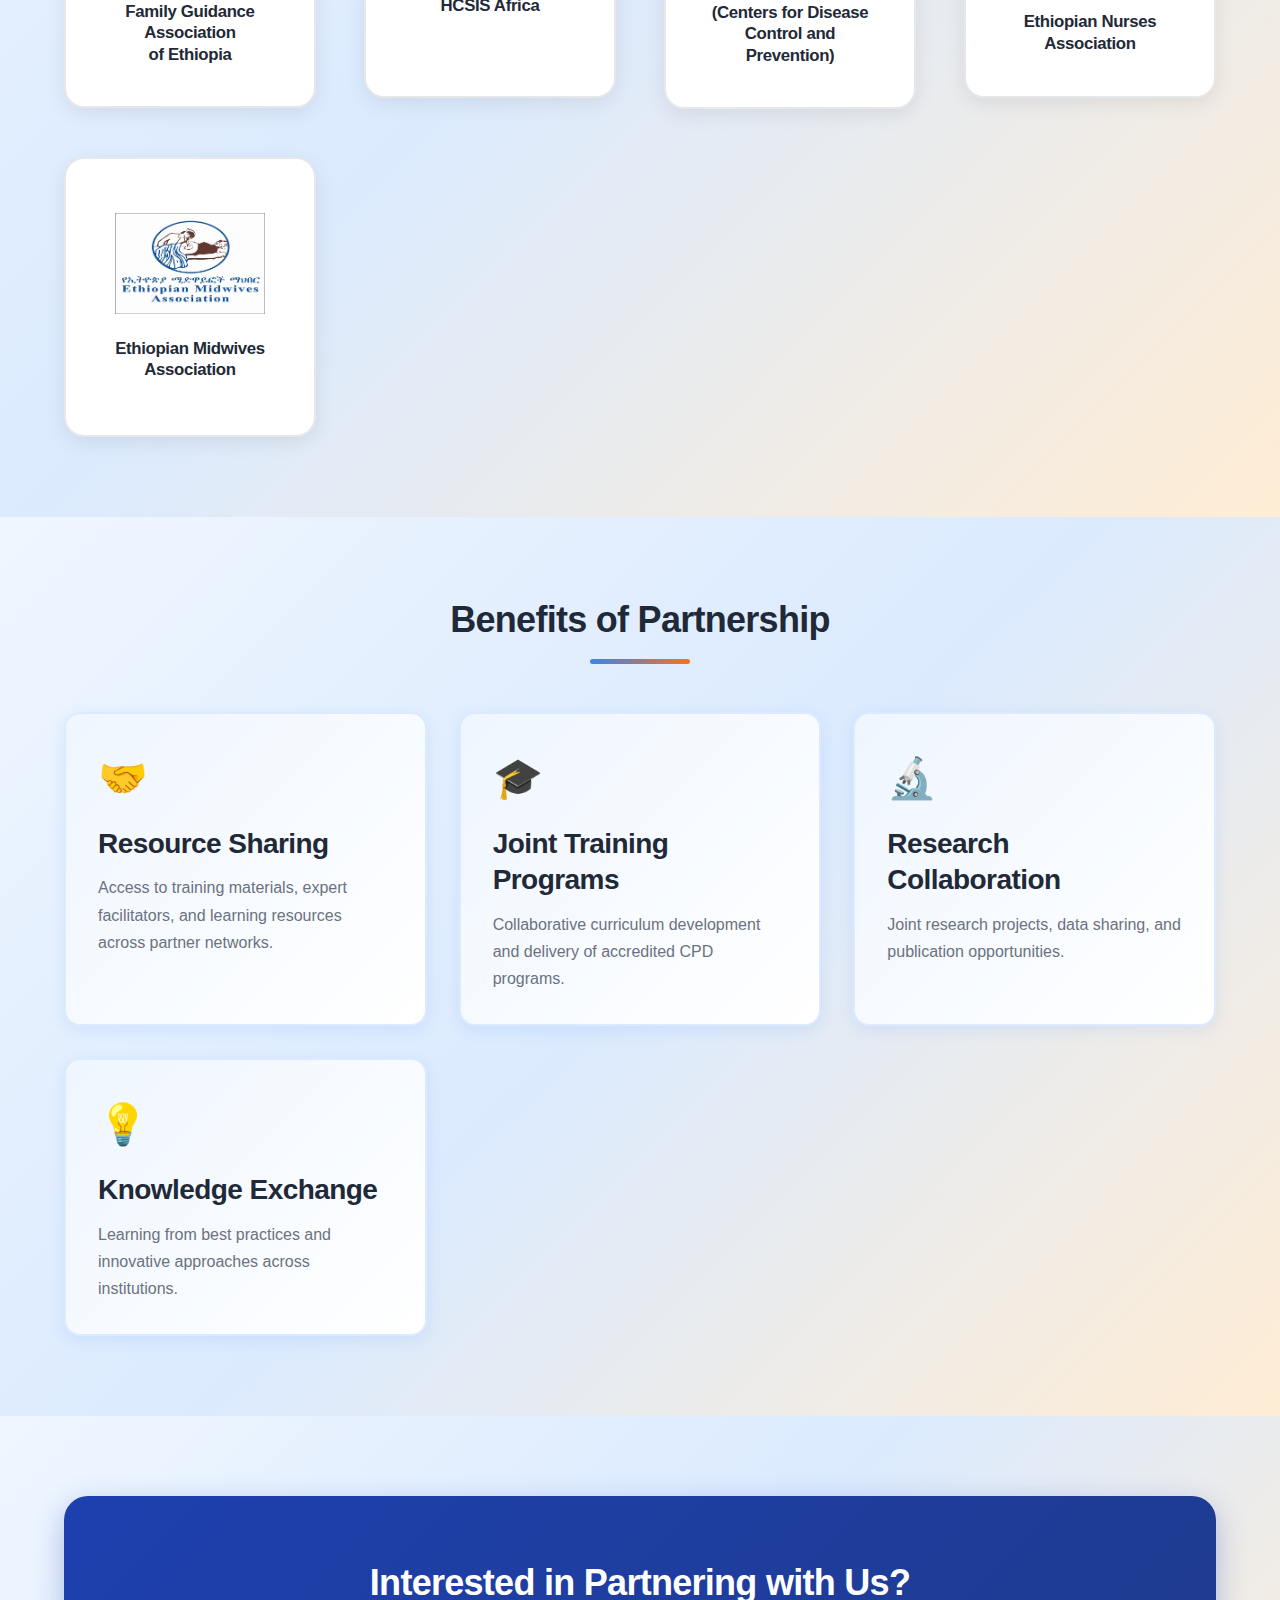
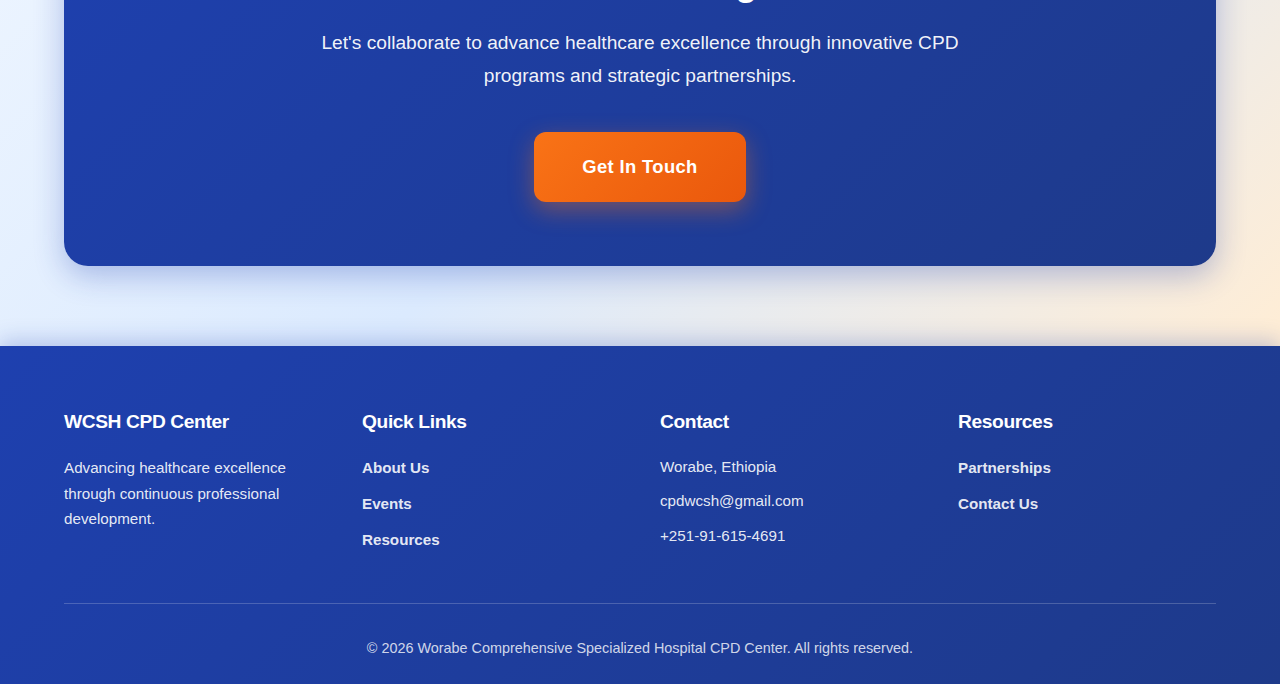
<file: partnerships.html>
<!DOCTYPE html>
<html lang="en">
<head>
    <meta charset="UTF-8">
    <meta name="viewport" content="width=device-width, initial-scale=1.0">
    <meta name="description" content="WCSH CPD Center Partnerships - Collaborating for Excellence">
    <title>Partnerships - WCSH CPD Center</title>
    <link rel="stylesheet" href="assets/css/styles.css">
</head>
<body>
    <!-- Navigation Bar -->
    <nav class="navbar">
        <div class="container nav-container">
            <div class="nav-brand">
                <div class="logo">W</div>
                <span class="brand-text">WCSH CPD Center</span>
            </div>
            <button class="mobile-menu-toggle" id="mobileMenuBtn">
                <span></span>
                <span></span>
                <span></span>
            </button>
            <ul class="nav-menu" id="navMenu">
                <li><a href="index.html">Home</a></li>
                <li><a href="about.html">About CPD</a></li>
                <li><a href="events.html">Events</a></li>
                <li><a href="e-learning.html">E-Learning</a></li>
                <li><a href="resources.html">Resources</a></li>
                <li><a href="cpd-system.html">CPD System</a></li>
                <li><a href="partnerships.html" class="active">Partnerships</a></li>
                <li><a href="contact.html">Contact</a></li>
            </ul>
        </div>
    </nav>

    <!-- Page Header -->
    <section class="page-header">
        <div class="container">
            <h1>Strategic Partnerships</h1>
            <p>Collaborating for healthcare excellence</p>
        </div>
    </section>

    <!-- Partnership Overview -->
    <section class="section">
        <div class="container">
            <div style="max-width: 900px; margin: 0 auto; text-align: center; margin-bottom: 4rem;">
                <h2 class="section-title">Building Collaborative Networks</h2>
                <p style="font-size: 1.15rem; color: var(--text-gray); line-height: 1.8; margin-bottom: 1.5rem;">
                    The WCSH CPD Center thrives through strategic partnerships with academic institutions, 
                    healthcare organizations, professional associations, and international development partners. 
                    These collaborations enhance our capacity to deliver world-class continuing professional 
                    development programs.
                </p>
                <p style="font-size: 1.15rem; color: var(--text-gray); line-height: 1.8;">
                    Together, we are building a stronger healthcare system through shared expertise, 
                    resources, and a commitment to continuous learning and improvement.
                </p>
            </div>
        </div>
    </section>

    <!-- Our Current Partners Section -->
    <section class="section section-gray">
        <div class="container">
            <h2 class="section-title">Our Current Partners</h2>
            
            <div style="display: grid; grid-template-columns: repeat(auto-fit, minmax(250px, 1fr)); gap: 3rem; align-items: center; justify-items: center; margin-top: 3rem;">
                
                <!-- Partner 1: Ministry of Health Ethiopia -->
                <div style="background-color: white; padding: 2.5rem; border-radius: 20px; box-shadow: 0 5px 20px rgba(0, 0, 0, 0.08); border: 2px solid var(--border-gray); text-align: center; transition: all 0.4s ease; min-height: 280px; display: flex; flex-direction: column; justify-content: center; align-items: center; width: 100%;" onmouseover="this.style.transform='translateY(-12px)'; this.style.boxShadow='0 15px 40px rgba(59, 130, 246, 0.2)'; this.style.borderColor='var(--secondary-blue)';" onmouseout="this.style.transform='translateY(0)'; this.style.boxShadow='0 5px 20px rgba(0, 0, 0, 0.08)'; this.style.borderColor='var(--border-gray)';">
                    <img src="assets/images/partners/moh-ethiopia.png" alt="Ministry of Health Ethiopia" style="max-width: 150px; height: auto; margin-bottom: 1.5rem;">
                    <h4 style="color: var(--text-dark); font-weight: 800; font-size: 1.05rem; margin: 0;">Ministry of Health<br>Ethiopia</h4>
                </div>

                <!-- Partner 2: Regional Health Bureau -->
                <div style="background-color: white; padding: 2.5rem; border-radius: 20px; box-shadow: 0 5px 20px rgba(0, 0, 0, 0.08); border: 2px solid var(--border-gray); text-align: center; transition: all 0.4s ease; min-height: 280px; display: flex; flex-direction: column; justify-content: center; align-items: center; width: 100%;" onmouseover="this.style.transform='translateY(-12px)'; this.style.boxShadow='0 15px 40px rgba(59, 130, 246, 0.2)'; this.style.borderColor='var(--secondary-blue)';" onmouseout="this.style.transform='translateY(0)'; this.style.boxShadow='0 5px 20px rgba(0, 0, 0, 0.08)'; this.style.borderColor='var(--border-gray)';">
                    <img src="assets/images/partners/regional-health.png" alt="Regional Health Bureau" style="max-width: 150px; height: auto; margin-bottom: 1.5rem;">
                    <h4 style="color: var(--text-dark); font-weight: 800; font-size: 1.05rem; margin: 0;">Regional Health Bureau</h4>
                </div>

                <!-- Partner 3: JSI -->
                <div style="background-color: white; padding: 2.5rem; border-radius: 20px; box-shadow: 0 5px 20px rgba(0, 0, 0, 0.08); border: 2px solid var(--border-gray); text-align: center; transition: all 0.4s ease; min-height: 280px; display: flex; flex-direction: column; justify-content: center; align-items: center; width: 100%;" onmouseover="this.style.transform='translateY(-12px)'; this.style.boxShadow='0 15px 40px rgba(59, 130, 246, 0.2)'; this.style.borderColor='var(--secondary-blue)';" onmouseout="this.style.transform='translateY(0)'; this.style.boxShadow='0 5px 20px rgba(0, 0, 0, 0.08)'; this.style.borderColor='var(--border-gray)';">
                    <img src="assets/images/partners/jsi.png" alt="JSI (John Snow Inc.)" style="max-width: 150px; height: auto; margin-bottom: 1.5rem;">
                    <h4 style="color: var(--text-dark); font-weight: 800; font-size: 1.05rem; margin: 0;">JSI<br></h4>
                </div>

                <!-- Partner 4: EngenderHealth -->
                <div style="background-color: white; padding: 2.5rem; border-radius: 20px; box-shadow: 0 5px 20px rgba(0, 0, 0, 0.08); border: 2px solid var(--border-gray); text-align: center; transition: all 0.4s ease; min-height: 280px; display: flex; flex-direction: column; justify-content: center; align-items: center; width: 100%;" onmouseover="this.style.transform='translateY(-12px)'; this.style.boxShadow='0 15px 40px rgba(59, 130, 246, 0.2)'; this.style.borderColor='var(--secondary-blue)';" onmouseout="this.style.transform='translateY(0)'; this.style.boxShadow='0 5px 20px rgba(0, 0, 0, 0.08)'; this.style.borderColor='var(--border-gray)';">
                    <img src="assets/images/partners/engenderhealth.png" alt="EngenderHealth" style="max-width: 150px; height: auto; margin-bottom: 1.5rem;">
                    <h4 style="color: var(--text-dark); font-weight: 800; font-size: 1.05rem; margin: 0;">EngenderHealth</h4>
                </div>

                <!-- Partner 5: Family Guidance Association of Ethiopia -->
                <div style="background-color: white; padding: 2.5rem; border-radius: 20px; box-shadow: 0 5px 20px rgba(0, 0, 0, 0.08); border: 2px solid var(--border-gray); text-align: center; transition: all 0.4s ease; min-height: 280px; display: flex; flex-direction: column; justify-content: center; align-items: center; width: 100%;" onmouseover="this.style.transform='translateY(-12px)'; this.style.boxShadow='0 15px 40px rgba(59, 130, 246, 0.2)'; this.style.borderColor='var(--secondary-blue)';" onmouseout="this.style.transform='translateY(0)'; this.style.boxShadow='0 5px 20px rgba(0, 0, 0, 0.08)'; this.style.borderColor='var(--border-gray)';">
                    <img src="assets/images/partners/fgae.png" alt="Family Guidance Association of Ethiopia" style="max-width: 150px; height: auto; margin-bottom: 1.5rem;">
                    <h4 style="color: var(--text-dark); font-weight: 800; font-size: 1.05rem; margin: 0;">Family Guidance Association<br>of Ethiopia</h4>
                </div>

                <!-- Partner 6: HCSIS Africa -->
                <div style="background-color: white; padding: 2.5rem; border-radius: 20px; box-shadow: 0 5px 20px rgba(0, 0, 0, 0.08); border: 2px solid var(--border-gray); text-align: center; transition: all 0.4s ease; min-height: 280px; display: flex; flex-direction: column; justify-content: center; align-items: center; width: 100%;" onmouseover="this.style.transform='translateY(-12px)'; this.style.boxShadow='0 15px 40px rgba(59, 130, 246, 0.2)'; this.style.borderColor='var(--secondary-blue)';" onmouseout="this.style.transform='translateY(0)'; this.style.boxShadow='0 5px 20px rgba(0, 0, 0, 0.08)'; this.style.borderColor='var(--border-gray)';">
                    <img src="assets/images/partners/hcsis.png" alt="HCSIS Africa" style="max-width: 150px; height: auto; margin-bottom: 1.5rem;">
                    <h4 style="color: var(--text-dark); font-weight: 800; font-size: 1.05rem; margin: 0;">HCSIS Africa</h4>
                </div>

                <!-- Partner 7: CDC -->
                <div style="background-color: white; padding: 2.5rem; border-radius: 20px; box-shadow: 0 5px 20px rgba(0, 0, 0, 0.08); border: 2px solid var(--border-gray); text-align: center; transition: all 0.4s ease; min-height: 280px; display: flex; flex-direction: column; justify-content: center; align-items: center; width: 100%;" onmouseover="this.style.transform='translateY(-12px)'; this.style.boxShadow='0 15px 40px rgba(59, 130, 246, 0.2)'; this.style.borderColor='var(--secondary-blue)';" onmouseout="this.style.transform='translateY(0)'; this.style.boxShadow='0 5px 20px rgba(0, 0, 0, 0.08)'; this.style.borderColor='var(--border-gray)';">
                    <img src="assets/images/partners/cdc.png" alt="Centers for Disease Control and Prevention" style="max-width: 150px; height: auto; margin-bottom: 1.5rem;">
                    <h4 style="color: var(--text-dark); font-weight: 800; font-size: 1.05rem; margin: 0;">CDC<br>(Centers for Disease<br>Control and Prevention)</h4>
                </div>

                <!-- Partner 8: Ethiopian Nurses Association -->
                <div style="background-color: white; padding: 2.5rem; border-radius: 20px; box-shadow: 0 5px 20px rgba(0, 0, 0, 0.08); border: 2px solid var(--border-gray); text-align: center; transition: all 0.4s ease; min-height: 280px; display: flex; flex-direction: column; justify-content: center; align-items: center; width: 100%;" onmouseover="this.style.transform='translateY(-12px)'; this.style.boxShadow='0 15px 40px rgba(59, 130, 246, 0.2)'; this.style.borderColor='var(--secondary-blue)';" onmouseout="this.style.transform='translateY(0)'; this.style.boxShadow='0 5px 20px rgba(0, 0, 0, 0.08)'; this.style.borderColor='var(--border-gray)';">
                    <img src="assets/images/partners/ena.png" alt="Ethiopian Nurses Association" style="max-width: 150px; height: auto; margin-bottom: 1.5rem;">
                    <h4 style="color: var(--text-dark); font-weight: 800; font-size: 1.05rem; margin: 0;">Ethiopian Nurses<br>Association</h4>
                </div>

                <!-- Partner 9: Ethiopian Midwives Association -->
                <div style="background-color: white; padding: 2.5rem; border-radius: 20px; box-shadow: 0 5px 20px rgba(0, 0, 0, 0.08); border: 2px solid var(--border-gray); text-align: center; transition: all 0.4s ease; min-height: 280px; display: flex; flex-direction: column; justify-content: center; align-items: center; width: 100%;" onmouseover="this.style.transform='translateY(-12px)'; this.style.boxShadow='0 15px 40px rgba(59, 130, 246, 0.2)'; this.style.borderColor='var(--secondary-blue)';" onmouseout="this.style.transform='translateY(0)'; this.style.boxShadow='0 5px 20px rgba(0, 0, 0, 0.08)'; this.style.borderColor='var(--border-gray)';">
                    <img src="assets/images/partners/ema.png" alt="Ethiopian Midwives Association" style="max-width: 150px; height: auto; margin-bottom: 1.5rem;">
                    <h4 style="color: var(--text-dark); font-weight: 800; font-size: 1.05rem; margin: 0;">Ethiopian Midwives<br>Association</h4>
                </div>

            </div>
        </div>
    </section>

    <!-- Partnership Benefits -->
    <section class="section">
        <div class="container">
            <h2 class="section-title">Benefits of Partnership</h2>
            <div style="display: grid; grid-template-columns: repeat(auto-fit, minmax(280px, 1fr)); gap: 2rem; margin-top: 2.5rem;">
                <div style="background: linear-gradient(135deg, var(--soft-blue) 0%, white 100%); padding: 2rem; border-radius: 16px; border: 2px solid var(--light-blue); box-shadow: 0 4px 15px rgba(59, 130, 246, 0.12);">
                    <div style="font-size: 2.5rem; margin-bottom: 1rem;">🤝</div>
                    <h3 style="color: var(--text-dark); margin-bottom: 0.75rem;">Resource Sharing</h3>
                    <p style="color: var(--text-gray); margin: 0;">Access to training materials, expert facilitators, and learning resources across partner networks.</p>
                </div>
                <div style="background: linear-gradient(135deg, var(--soft-blue) 0%, white 100%); padding: 2rem; border-radius: 16px; border: 2px solid var(--light-blue); box-shadow: 0 4px 15px rgba(59, 130, 246, 0.12);">
                    <div style="font-size: 2.5rem; margin-bottom: 1rem;">🎓</div>
                    <h3 style="color: var(--text-dark); margin-bottom: 0.75rem;">Joint Training Programs</h3>
                    <p style="color: var(--text-gray); margin: 0;">Collaborative curriculum development and delivery of accredited CPD programs.</p>
                </div>
                <div style="background: linear-gradient(135deg, var(--soft-blue) 0%, white 100%); padding: 2rem; border-radius: 16px; border: 2px solid var(--light-blue); box-shadow: 0 4px 15px rgba(59, 130, 246, 0.12);">
                    <div style="font-size: 2.5rem; margin-bottom: 1rem;">🔬</div>
                    <h3 style="color: var(--text-dark); margin-bottom: 0.75rem;">Research Collaboration</h3>
                    <p style="color: var(--text-gray); margin: 0;">Joint research projects, data sharing, and publication opportunities.</p>
                </div>
                <div style="background: linear-gradient(135deg, var(--soft-blue) 0%, white 100%); padding: 2rem; border-radius: 16px; border: 2px solid var(--light-blue); box-shadow: 0 4px 15px rgba(59, 130, 246, 0.12);">
                    <div style="font-size: 2.5rem; margin-bottom: 1rem;">💡</div>
                    <h3 style="color: var(--text-dark); margin-bottom: 0.75rem;">Knowledge Exchange</h3>
                    <p style="color: var(--text-gray); margin: 0;">Learning from best practices and innovative approaches across institutions.</p>
                </div>
            </div>
        </div>
    </section>

    <!-- Contact CTA -->
    <section class="section section-gray">
        <div class="container">
            <div style="background: linear-gradient(135deg, var(--primary-blue) 0%, #1E3A8A 100%); padding: 4rem 2rem; border-radius: 24px; text-align: center; box-shadow: 0 10px 30px rgba(30, 64, 175, 0.3);">
                <h2 style="color: white; font-size: 2.25rem; margin-bottom: 1.25rem; font-weight: 900;">Interested in Partnering with Us?</h2>
                <p style="color: rgba(255, 255, 255, 0.95); font-size: 1.2rem; margin-bottom: 2.5rem; max-width: 700px; margin-left: auto; margin-right: auto;">
                    Let's collaborate to advance healthcare excellence through innovative CPD programs 
                    and strategic partnerships.
                </p>
                <a href="contact.html" class="btn btn-primary" style="display: inline-block; padding: 1.25rem 3rem; font-size: 1.15rem; box-shadow: 0 8px 25px rgba(249, 115, 22, 0.4);">
                    Get In Touch
                </a>
            </div>
        </div>
    </section>

    <!-- Footer -->
    <footer class="footer">
        <div class="container">
            <div class="footer-grid">
                <div class="footer-column">
                    <h3>WCSH CPD Center</h3>
                    <p>Advancing healthcare excellence through continuous professional development.</p>
                </div>
                <div class="footer-column">
                    <h3>Quick Links</h3>
                    <ul class="footer-links">
                        <li><a href="about.html">About Us</a></li>
                        <li><a href="events.html">Events</a></li>
                        <li><a href="resources.html">Resources</a></li>
                    </ul>
                </div>
                <div class="footer-column">
                    <h3>Contact</h3>
                    <ul class="footer-contact">
                        <li>Worabe, Ethiopia</li>
                        <li>cpdwcsh@gmail.com</li>
                        <li>+251-91-615-4691</li>
                    </ul>
                </div>
                <div class="footer-column">
                    <h3>Resources</h3>
                    <ul class="footer-links">
                        <li><a href="partnerships.html">Partnerships</a></li>
                        <li><a href="contact.html">Contact Us</a></li>
                    </ul>
                </div>
            </div>
            <div class="footer-bottom">
                <p>© 2026 Worabe Comprehensive Specialized Hospital CPD Center. All rights reserved.</p>
            </div>
        </div>
    </footer>

    <script src="assets/js/main.js"></script>
</body>
</html>
</file>
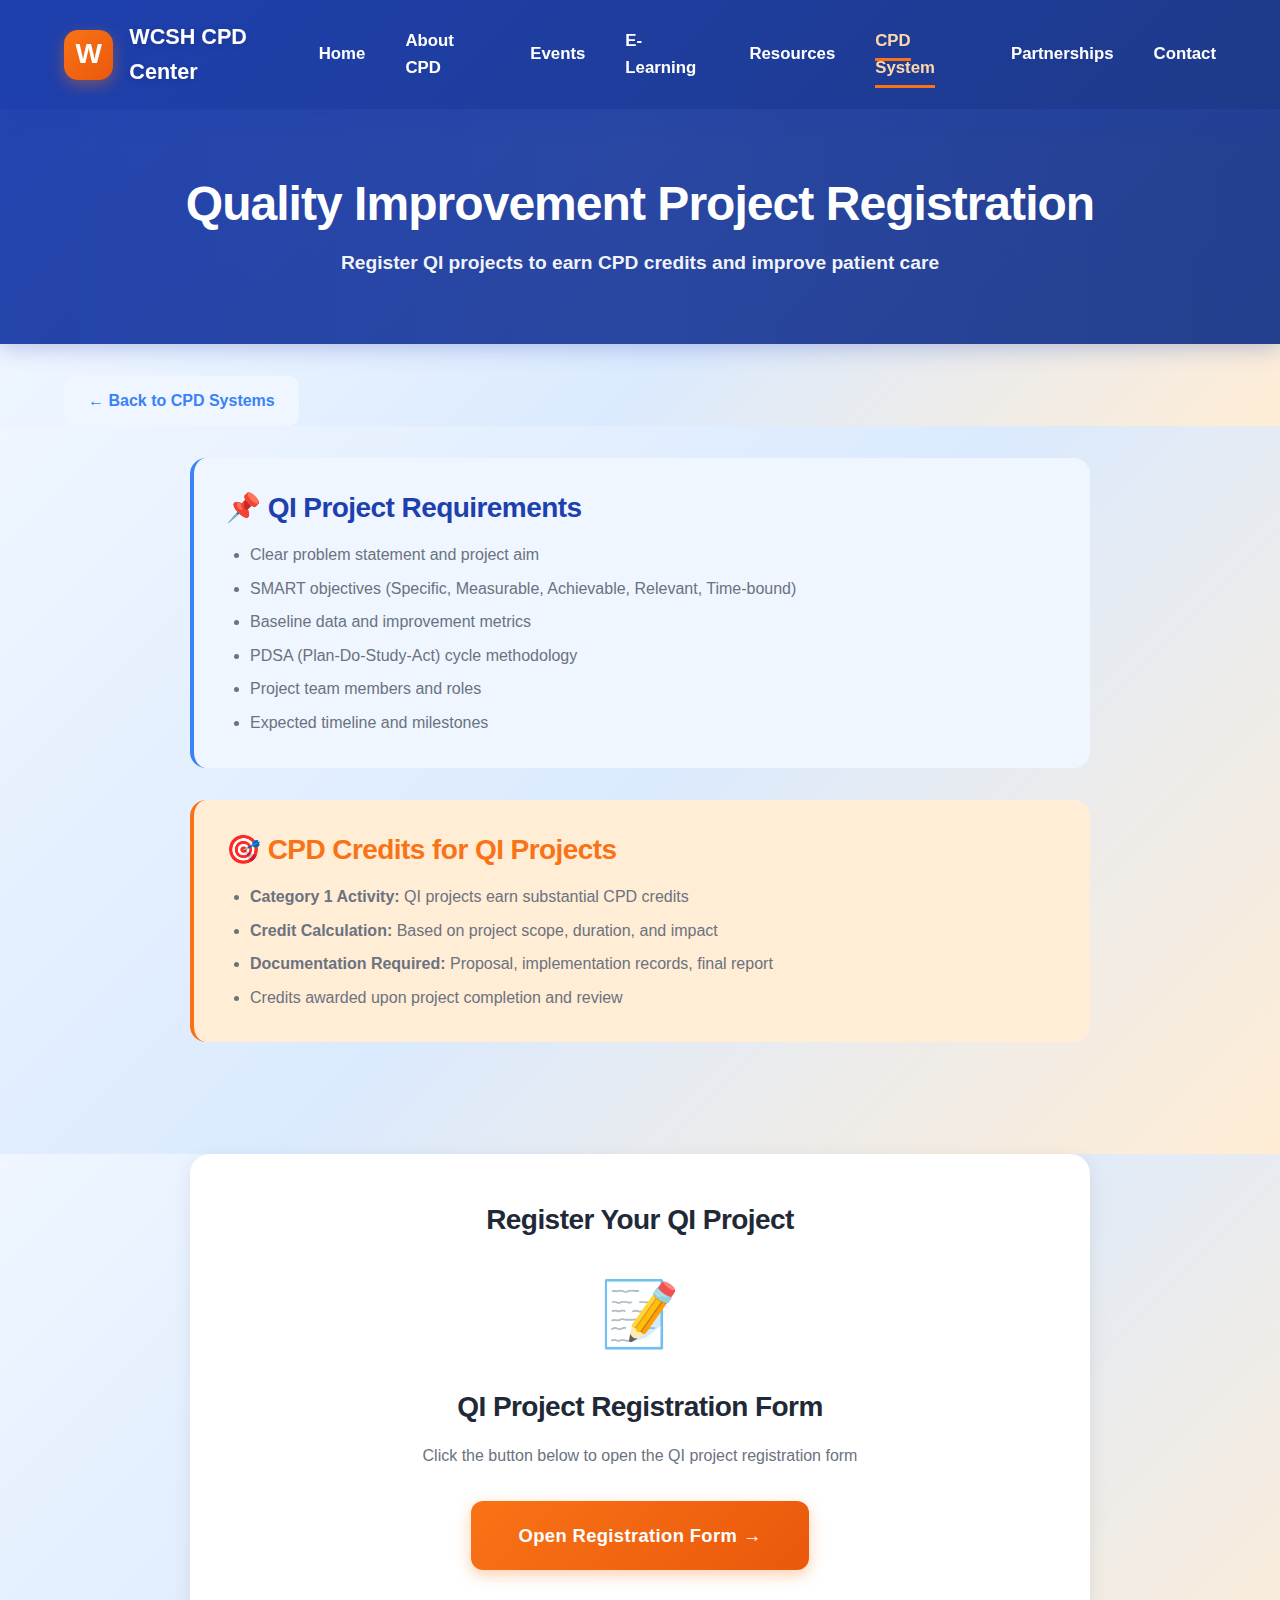
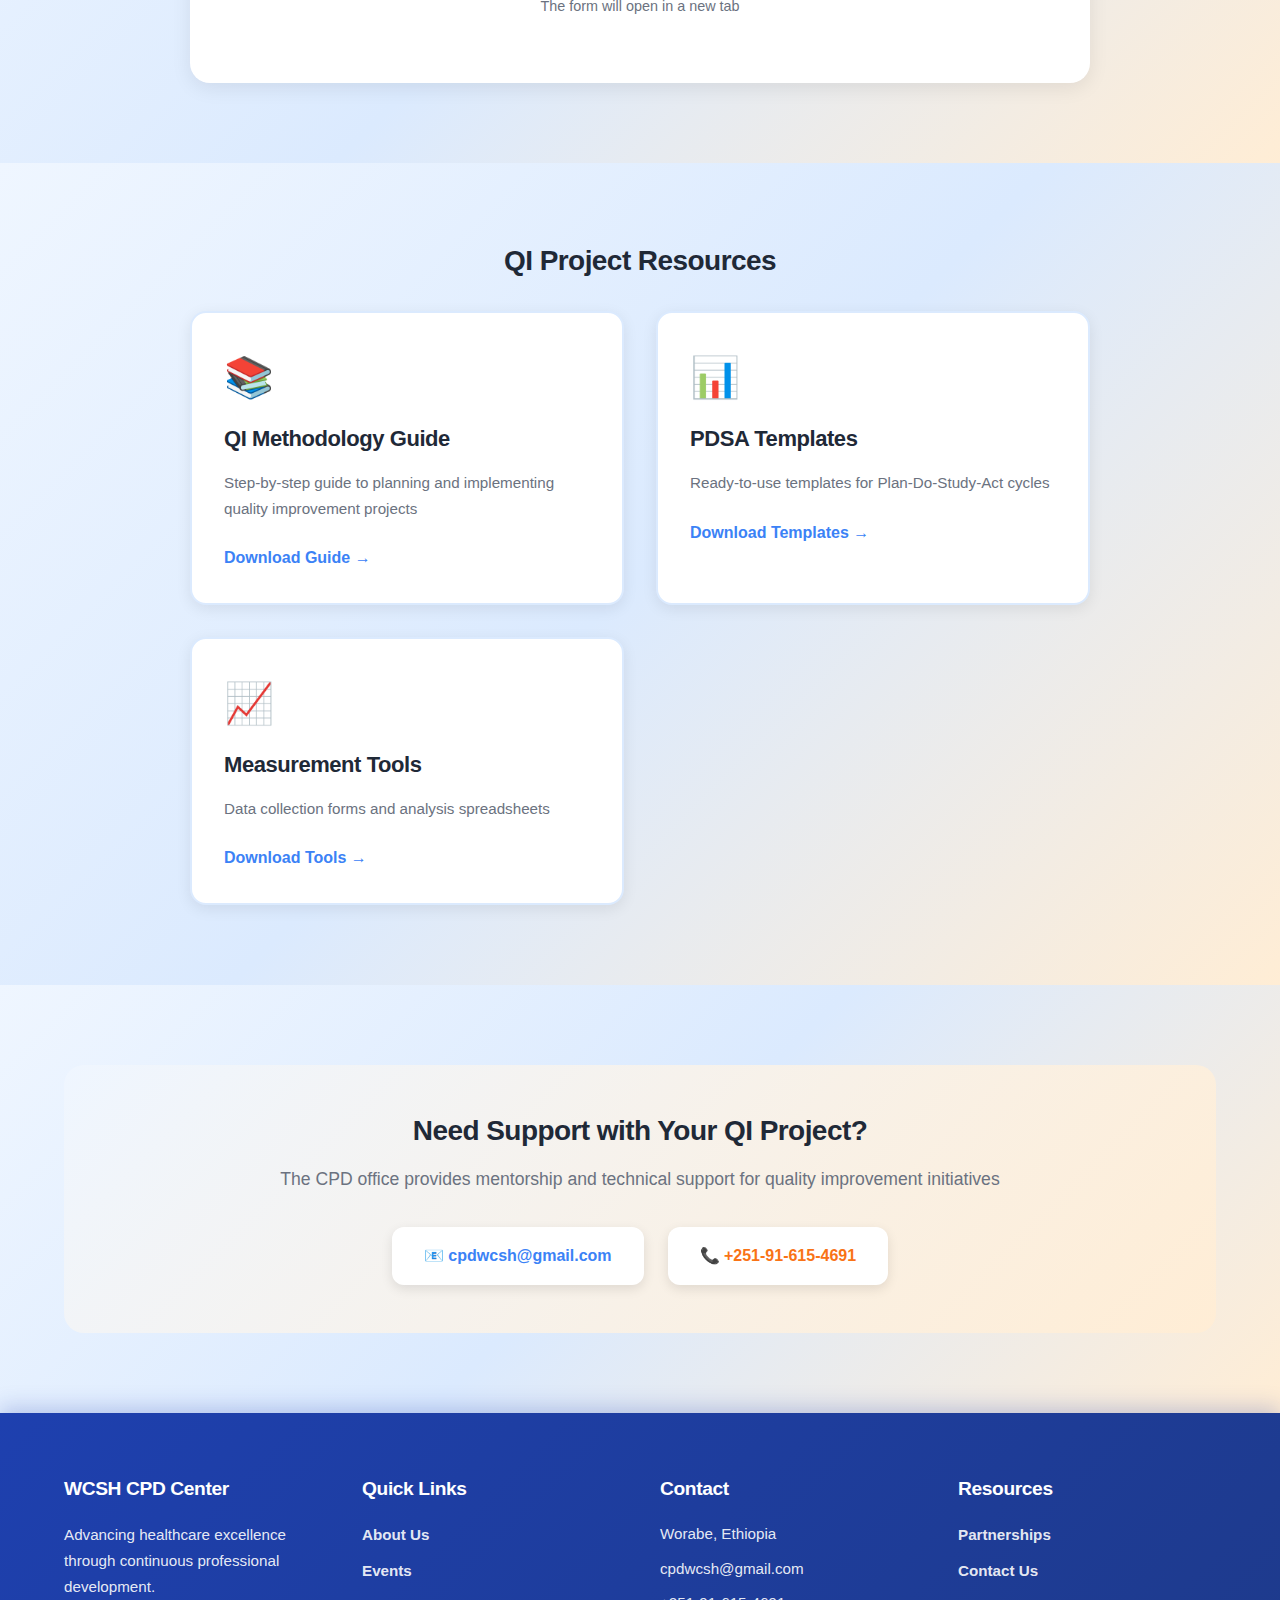
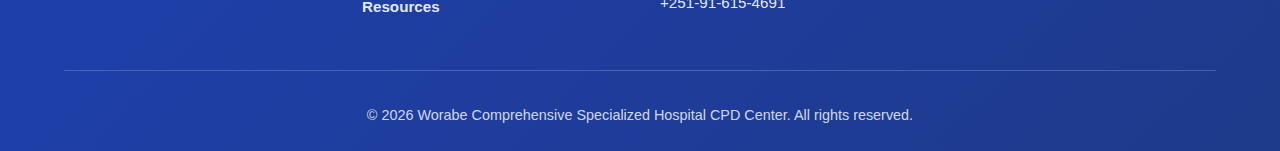
<file: qi-projects.html>
<!DOCTYPE html>
<html lang="en">
<head>
    <meta charset="UTF-8">
    <meta name="viewport" content="width=device-width, initial-scale=1.0">
    <meta name="description" content="QI Project Registration - Register Quality Improvement Projects">
    <title>QI Projects - WCSH CPD Center</title>
    <link rel="stylesheet" href="assets/css/styles.css">
</head>
<body>
    <!-- Navigation Bar -->
    <nav class="navbar">
        <div class="container nav-container">
            <div class="nav-brand">
                <div class="logo">W</div>
                <span class="brand-text">WCSH CPD Center</span>
            </div>
            <button class="mobile-menu-toggle" id="mobileMenuBtn">
                <span></span>
                <span></span>
                <span></span>
            </button>
            <ul class="nav-menu" id="navMenu">
                <li><a href="index.html">Home</a></li>
                <li><a href="about.html">About CPD</a></li>
                <li><a href="events.html">Events</a></li>
                <li><a href="e-learning.html">E-Learning</a></li>
                <li><a href="resources.html">Resources</a></li>
                <li><a href="cpd-system.html" class="active">CPD System</a></li>
                <li><a href="partnerships.html">Partnerships</a></li>
                <li><a href="contact.html">Contact</a></li>
            </ul>
        </div>
    </nav>

    <!-- Page Header -->
    <section class="page-header">
        <div class="container">
            <h1>Quality Improvement Project Registration</h1>
            <p>Register QI projects to earn CPD credits and improve patient care</p>
        </div>
    </section>

    <!-- Back Button -->
    <section class="section" style="padding-top: 2rem; padding-bottom: 0;">
        <div class="container">
            <a href="cpd-system.html" style="display: inline-flex; align-items: center; gap: 0.5rem; color: var(--secondary-blue); font-weight: 700; text-decoration: none; padding: 0.75rem 1.5rem; background-color: var(--soft-blue); border-radius: 10px; transition: all 0.3s ease;" onmouseover="this.style.backgroundColor='var(--light-blue)';" onmouseout="this.style.backgroundColor='var(--soft-blue)';">
                ← Back to CPD Systems
            </a>
        </div>
    </section>

    <!-- QI Information -->
    <section class="section" style="padding-top: 2rem;">
        <div class="container">
            <div style="max-width: 900px; margin: 0 auto; padding: 2rem; background-color: var(--soft-blue); border-radius: 16px; border-left: 4px solid var(--secondary-blue); margin-bottom: 2rem;">
                <h3 style="color: var(--primary-blue); margin-bottom: 1rem; font-weight: 800;">📌 QI Project Requirements</h3>
                <ul style="color: var(--text-gray); margin: 0; padding-left: 1.5rem;">
                    <li style="margin-bottom: 0.5rem;">Clear problem statement and project aim</li>
                    <li style="margin-bottom: 0.5rem;">SMART objectives (Specific, Measurable, Achievable, Relevant, Time-bound)</li>
                    <li style="margin-bottom: 0.5rem;">Baseline data and improvement metrics</li>
                    <li style="margin-bottom: 0.5rem;">PDSA (Plan-Do-Study-Act) cycle methodology</li>
                    <li style="margin-bottom: 0.5rem;">Project team members and roles</li>
                    <li>Expected timeline and milestones</li>
                </ul>
            </div>

            <div style="max-width: 900px; margin: 0 auto; padding: 2rem; background-color: var(--soft-orange); border-radius: 16px; border-left: 4px solid var(--primary-orange); margin-bottom: 2rem;">
                <h3 style="color: var(--primary-orange); margin-bottom: 1rem; font-weight: 800;">🎯 CPD Credits for QI Projects</h3>
                <ul style="color: var(--text-gray); margin: 0; padding-left: 1.5rem;">
                    <li style="margin-bottom: 0.5rem;"><strong>Category 1 Activity:</strong> QI projects earn substantial CPD credits</li>
                    <li style="margin-bottom: 0.5rem;"><strong>Credit Calculation:</strong> Based on project scope, duration, and impact</li>
                    <li style="margin-bottom: 0.5rem;"><strong>Documentation Required:</strong> Proposal, implementation records, final report</li>
                    <li>Credits awarded upon project completion and review</li>
                </ul>
            </div>
        </div>
    </section>

    <!-- Google Form Link (Cannot embed - will redirect) -->
    <section class="section" style="padding-top: 0;">
        <div class="container">
            <div style="max-width: 900px; margin: 0 auto; background-color: white; padding: 3rem; border-radius: 20px; box-shadow: 0 5px 20px rgba(0, 0, 0, 0.08); text-align: center;">
                <h3 style="color: var(--text-dark); margin-bottom: 1.5rem; font-weight: 800;">Register Your QI Project</h3>
                
                <!-- REPLACE WITH YOUR GOOGLE FORM URL -->
                <div id="formRedirect">
                    <div style="font-size: 4rem; margin-bottom: 1.5rem;">📝</div>
                    <h3 style="color: var(--text-dark); margin-bottom: 1rem; font-weight: 800;">QI Project Registration Form</h3>
                    <p style="color: var(--text-gray); margin-bottom: 2rem; line-height: 1.7;">
                        Click the button below to open the QI project registration form
                    </p>
                    <a href="https://docs.google.com/forms/d/e/1FAIpQLSdw1iISTGvrgsHHcw2NvIyf-tY0oOTmWBMz_py3imIwxVzI7Q/viewform" target="_blank" class="btn btn-primary" style="display: inline-block; padding: 1.25rem 3rem; font-size: 1.15rem; text-decoration: none;">
                        Open Registration Form →
                    </a>
                    <p style="color: var(--text-gray); margin-top: 1.5rem; font-size: 0.9rem;">
                        The form will open in a new tab
                    </p>
                </div>
                
                <!-- Fallback if form not configured -->
                <div id="formPlaceholder" style="display: none;">
                    <div style="font-size: 4rem; margin-bottom: 1.5rem;">📝</div>
                    <h3 style="color: var(--text-dark); margin-bottom: 1rem; font-weight: 800;">Form Not Yet Configured</h3>
                    <p style="color: var(--text-gray); margin-bottom: 2rem; line-height: 1.7;">
                        The QI Project Registration form is being prepared. Please contact the CPD office to register your project.
                    </p>
                    <div style="display: flex; justify-content: center; gap: 1rem; flex-wrap: wrap;">
                        <a href="mailto:cpdwcsh@gmail.com" style="color: var(--secondary-blue); font-weight: 700; text-decoration: none; padding: 1rem 2rem; background-color: white; border-radius: 10px; box-shadow: 0 3px 10px rgba(0, 0, 0, 0.1);">
                            📧 Email Us
                        </a>
                        <a href="tel:+251916154691" style="color: var(--primary-orange); font-weight: 700; text-decoration: none; padding: 1rem 2rem; background-color: white; border-radius: 10px; box-shadow: 0 3px 10px rgba(0, 0, 0, 0.1);">
                            📞 Call Us
                        </a>
                    </div>
                </div>
            </div>
        </div>
    </section>

    <!-- QI Resources -->
    <section class="section section-gray">
        <div class="container">
            <div style="max-width: 900px; margin: 0 auto;">
                <h3 style="text-align: center; color: var(--text-dark); margin-bottom: 2rem; font-weight: 800;">QI Project Resources</h3>
                <div style="display: grid; grid-template-columns: repeat(auto-fit, minmax(280px, 1fr)); gap: 2rem;">
                    <div style="padding: 2rem; background-color: white; border-radius: 16px; box-shadow: 0 4px 15px rgba(0, 0, 0, 0.08); border: 2px solid var(--light-blue);">
                        <div style="font-size: 2.5rem; margin-bottom: 1rem;">📚</div>
                        <h4 style="color: var(--text-dark); margin-bottom: 1rem; font-weight: 800;">QI Methodology Guide</h4>
                        <p style="color: var(--text-gray); margin-bottom: 1.5rem; font-size: 0.95rem;">Step-by-step guide to planning and implementing quality improvement projects</p>
                        <a href="resources.html" style="color: var(--secondary-blue); font-weight: 700; text-decoration: none;">Download Guide →</a>
                    </div>
                    <div style="padding: 2rem; background-color: white; border-radius: 16px; box-shadow: 0 4px 15px rgba(0, 0, 0, 0.08); border: 2px solid var(--light-blue);">
                        <div style="font-size: 2.5rem; margin-bottom: 1rem;">📊</div>
                        <h4 style="color: var(--text-dark); margin-bottom: 1rem; font-weight: 800;">PDSA Templates</h4>
                        <p style="color: var(--text-gray); margin-bottom: 1.5rem; font-size: 0.95rem;">Ready-to-use templates for Plan-Do-Study-Act cycles</p>
                        <a href="resources.html" style="color: var(--secondary-blue); font-weight: 700; text-decoration: none;">Download Templates →</a>
                    </div>
                    <div style="padding: 2rem; background-color: white; border-radius: 16px; box-shadow: 0 4px 15px rgba(0, 0, 0, 0.08); border: 2px solid var(--light-blue);">
                        <div style="font-size: 2.5rem; margin-bottom: 1rem;">📈</div>
                        <h4 style="color: var(--text-dark); margin-bottom: 1rem; font-weight: 800;">Measurement Tools</h4>
                        <p style="color: var(--text-gray); margin-bottom: 1.5rem; font-size: 0.95rem;">Data collection forms and analysis spreadsheets</p>
                        <a href="resources.html" style="color: var(--secondary-blue); font-weight: 700; text-decoration: none;">Download Tools →</a>
                    </div>
                </div>
            </div>
        </div>
    </section>

    <!-- Help Section -->
    <section class="section">
        <div class="container">
            <div style="text-align: center; padding: 3rem; background: linear-gradient(135deg, var(--soft-blue) 0%, var(--soft-orange) 100%); border-radius: 20px;">
                <h3 style="color: var(--text-dark); margin-bottom: 1rem; font-weight: 800; font-size: 1.75rem;">Need Support with Your QI Project?</h3>
                <p style="color: var(--text-gray); margin-bottom: 2rem; font-size: 1.1rem; line-height: 1.7;">
                    The CPD office provides mentorship and technical support for quality improvement initiatives
                </p>
                <div style="display: flex; justify-content: center; gap: 1.5rem; flex-wrap: wrap;">
                    <a href="mailto:cpdwcsh@gmail.com" style="display: inline-flex; align-items: center; gap: 0.5rem; color: var(--secondary-blue); font-weight: 700; padding: 1rem 2rem; background-color: white; border-radius: 12px; text-decoration: none; box-shadow: 0 4px 12px rgba(0, 0, 0, 0.1);">
                        📧 cpdwcsh@gmail.com
                    </a>
                    <a href="tel:+251916154691" style="display: inline-flex; align-items: center; gap: 0.5rem; color: var(--primary-orange); font-weight: 700; padding: 1rem 2rem; background-color: white; border-radius: 12px; text-decoration: none; box-shadow: 0 4px 12px rgba(0, 0, 0, 0.1);">
                        📞 +251-91-615-4691
                    </a>
                </div>
            </div>
        </div>
    </section>

    <!-- Footer -->
    <footer class="footer">
        <div class="container">
            <div class="footer-grid">
                <div class="footer-column">
                    <h3>WCSH CPD Center</h3>
                    <p>Advancing healthcare excellence through continuous professional development.</p>
                </div>
                <div class="footer-column">
                    <h3>Quick Links</h3>
                    <ul class="footer-links">
                        <li><a href="about.html">About Us</a></li>
                        <li><a href="events.html">Events</a></li>
                        <li><a href="resources.html">Resources</a></li>
                    </ul>
                </div>
                <div class="footer-column">
                    <h3>Contact</h3>
                    <ul class="footer-contact">
                        <li>Worabe, Ethiopia</li>
                        <li>cpdwcsh@gmail.com</li>
                        <li>+251-91-615-4691</li>
                    </ul>
                </div>
                <div class="footer-column">
                    <h3>Resources</h3>
                    <ul class="footer-links">
                        <li><a href="partnerships.html">Partnerships</a></li>
                        <li><a href="contact.html">Contact Us</a></li>
                    </ul>
                </div>
            </div>
            <div class="footer-bottom">
                <p>© 2026 Worabe Comprehensive Specialized Hospital CPD Center. All rights reserved.</p>
            </div>
        </div>
    </footer>

    <script>
        // Check if form URL is configured
        window.addEventListener('DOMContentLoaded', function() {
            const formLink = document.querySelector('a[href*="YOUR_QI_PROJECTS_GOOGLE_FORM_URL"]');
            const formRedirect = document.getElementById('formRedirect');
            const placeholder = document.getElementById('formPlaceholder');
            
            if (formLink && formLink.href.includes('YOUR_QI_PROJECTS_GOOGLE_FORM_URL')) {
                formRedirect.style.display = 'none';
                placeholder.style.display = 'block';
            }
        });
    </script>
    <script src="assets/js/main.js"></script>
</body>
</html>
</file>
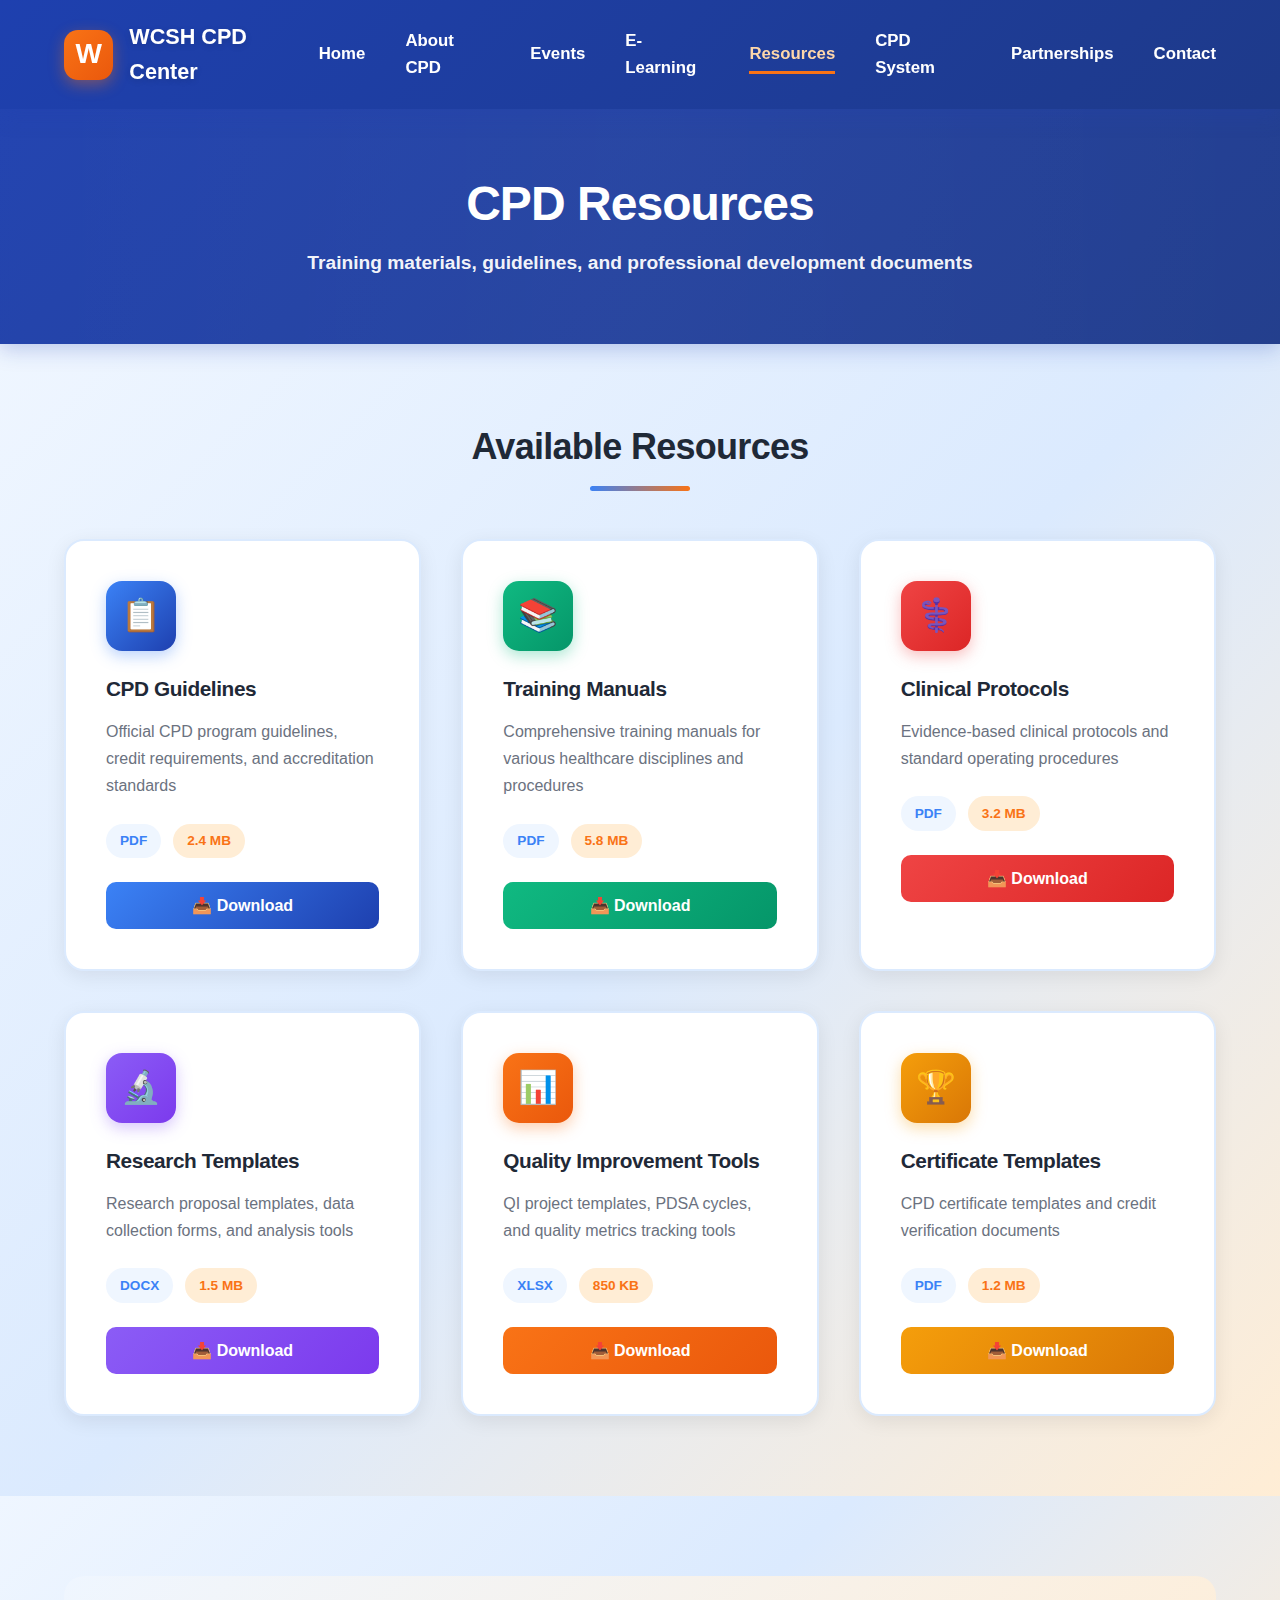
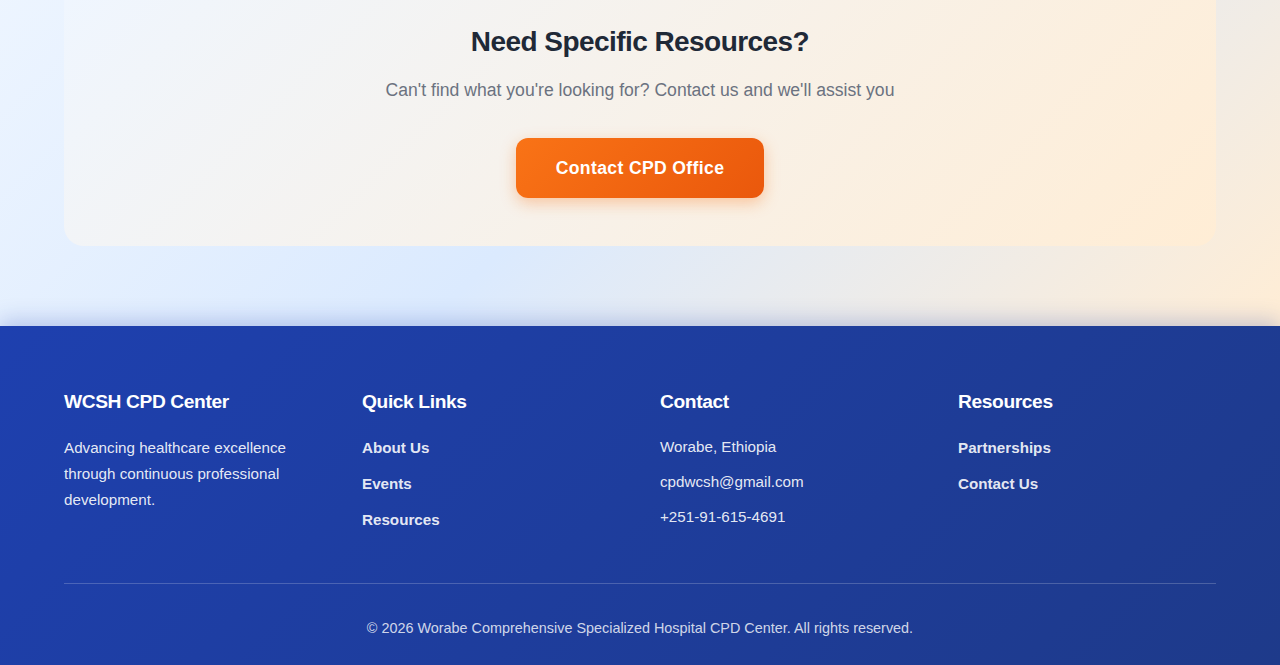
<file: resources.html>
<!DOCTYPE html>
<html lang="en">
<head>
    <meta charset="UTF-8">
    <meta name="viewport" content="width=device-width, initial-scale=1.0">
    <meta name="description" content="CPD Resources - Training Materials, Guidelines, and Documents">
    <title>Resources - WCSH CPD Center</title>
    <link rel="stylesheet" href="assets/css/styles.css">
</head>
<body>
    <!-- Navigation Bar -->
    <nav class="navbar">
        <div class="container nav-container">
            <div class="nav-brand">
                <div class="logo">W</div>
                <span class="brand-text">WCSH CPD Center</span>
            </div>
            <button class="mobile-menu-toggle" id="mobileMenuBtn">
                <span></span>
                <span></span>
                <span></span>
            </button>
            <ul class="nav-menu" id="navMenu">
                <li><a href="index.html">Home</a></li>
                <li><a href="about.html">About CPD</a></li>
                <li><a href="events.html">Events</a></li>
                <li><a href="e-learning.html">E-Learning</a></li>
                <li><a href="resources.html" class="active">Resources</a></li>
                <li><a href="cpd-system.html">CPD System</a></li>
                <li><a href="partnerships.html">Partnerships</a></li>
                <li><a href="contact.html">Contact</a></li>
            </ul>
        </div>
    </nav>

    <!-- Page Header -->
    <section class="page-header">
        <div class="container">
            <h1>CPD Resources</h1>
            <p>Training materials, guidelines, and professional development documents</p>
        </div>
    </section>

    <!-- Resources Grid -->
    <section class="section">
        <div class="container">
            <h2 class="section-title">Available Resources</h2>
            
            <div style="display: grid; grid-template-columns: repeat(auto-fit, minmax(320px, 1fr)); gap: 2.5rem;">
                
                <!-- Resource 1: CPD Guidelines -->
                <div style="background-color: white; padding: 2.5rem; border-radius: 20px; box-shadow: 0 5px 20px rgba(0, 0, 0, 0.08); border: 2px solid var(--light-blue); transition: all 0.4s ease;" onmouseover="this.style.transform='translateY(-10px)'; this.style.boxShadow='0 15px 40px rgba(59, 130, 246, 0.2)'; this.style.borderColor='var(--secondary-blue)';" onmouseout="this.style.transform='translateY(0)'; this.style.boxShadow='0 5px 20px rgba(0, 0, 0, 0.08)'; this.style.borderColor='var(--light-blue)';">
                    <div style="width: 70px; height: 70px; background: linear-gradient(135deg, var(--secondary-blue), var(--primary-blue)); border-radius: 16px; display: flex; align-items: center; justify-content: center; margin-bottom: 1.5rem; box-shadow: 0 5px 15px rgba(59, 130, 246, 0.35);">
                        <span style="font-size: 2rem;">📋</span>
                    </div>
                    <h3 style="color: var(--text-dark); margin-bottom: 1rem; font-weight: 800; font-size: 1.3rem;">CPD Guidelines</h3>
                    <p style="color: var(--text-gray); margin-bottom: 1.5rem; line-height: 1.7;">Official CPD program guidelines, credit requirements, and accreditation standards</p>
                    <div style="display: flex; gap: 0.75rem; margin-bottom: 1.5rem;">
                        <span style="background-color: var(--soft-blue); color: var(--secondary-blue); padding: 0.4rem 0.875rem; border-radius: 20px; font-size: 0.85rem; font-weight: 700;">PDF</span>
                        <span style="background-color: var(--soft-orange); color: var(--primary-orange); padding: 0.4rem 0.875rem; border-radius: 20px; font-size: 0.85rem; font-weight: 700;">2.4 MB</span>
                    </div>
                    <button class="download-btn" data-drive-link="https://drive.google.com/file/d/1tnDS8C-OYIj7WVKKPal9SlhlSHlrpM_8/view?usp=drive_link" style="width: 100%; padding: 0.875rem; background: linear-gradient(135deg, var(--secondary-blue), var(--primary-blue)); color: white; border: none; border-radius: 10px; font-weight: 700; font-size: 1rem; cursor: pointer; transition: all 0.3s ease;" onmouseover="this.style.transform='translateY(-2px)'; this.style.boxShadow='0 6px 20px rgba(59, 130, 246, 0.4)';" onmouseout="this.style.transform='translateY(0)'; this.style.boxShadow='none';">
                        📥 Download
                    </button>
                </div>

                <!-- Resource 2: Training Manuals -->
                <div style="background-color: white; padding: 2.5rem; border-radius: 20px; box-shadow: 0 5px 20px rgba(0, 0, 0, 0.08); border: 2px solid var(--light-blue); transition: all 0.4s ease;" onmouseover="this.style.transform='translateY(-10px)'; this.style.boxShadow='0 15px 40px rgba(59, 130, 246, 0.2)'; this.style.borderColor='var(--secondary-blue)';" onmouseout="this.style.transform='translateY(0)'; this.style.boxShadow='0 5px 20px rgba(0, 0, 0, 0.08)'; this.style.borderColor='var(--light-blue)';">
                    <div style="width: 70px; height: 70px; background: linear-gradient(135deg, #10B981, #059669); border-radius: 16px; display: flex; align-items: center; justify-content: center; margin-bottom: 1.5rem; box-shadow: 0 5px 15px rgba(16, 185, 129, 0.35);">
                        <span style="font-size: 2rem;">📚</span>
                    </div>
                    <h3 style="color: var(--text-dark); margin-bottom: 1rem; font-weight: 800; font-size: 1.3rem;">Training Manuals</h3>
                    <p style="color: var(--text-gray); margin-bottom: 1.5rem; line-height: 1.7;">Comprehensive training manuals for various healthcare disciplines and procedures</p>
                    <div style="display: flex; gap: 0.75rem; margin-bottom: 1.5rem;">
                        <span style="background-color: var(--soft-blue); color: var(--secondary-blue); padding: 0.4rem 0.875rem; border-radius: 20px; font-size: 0.85rem; font-weight: 700;">PDF</span>
                        <span style="background-color: var(--soft-orange); color: var(--primary-orange); padding: 0.4rem 0.875rem; border-radius: 20px; font-size: 0.85rem; font-weight: 700;">5.8 MB</span>
                    </div>
                    <button class="download-btn" data-drive-link="YOUR_GOOGLE_DRIVE_LINK" style="width: 100%; padding: 0.875rem; background: linear-gradient(135deg, #10B981, #059669); color: white; border: none; border-radius: 10px; font-weight: 700; font-size: 1rem; cursor: pointer; transition: all 0.3s ease;" onmouseover="this.style.transform='translateY(-2px)'; this.style.boxShadow='0 6px 20px rgba(16, 185, 129, 0.4)';" onmouseout="this.style.transform='translateY(0)'; this.style.boxShadow='none';">
                        📥 Download
                    </button>
                </div>

                <!-- Resource 3: Clinical Protocols -->
                <div style="background-color: white; padding: 2.5rem; border-radius: 20px; box-shadow: 0 5px 20px rgba(0, 0, 0, 0.08); border: 2px solid var(--light-blue); transition: all 0.4s ease;" onmouseover="this.style.transform='translateY(-10px)'; this.style.boxShadow='0 15px 40px rgba(59, 130, 246, 0.2)'; this.style.borderColor='var(--secondary-blue)';" onmouseout="this.style.transform='translateY(0)'; this.style.boxShadow='0 5px 20px rgba(0, 0, 0, 0.08)'; this.style.borderColor='var(--light-blue)';">
                    <div style="width: 70px; height: 70px; background: linear-gradient(135deg, #EF4444, #DC2626); border-radius: 16px; display: flex; align-items: center; justify-content: center; margin-bottom: 1.5rem; box-shadow: 0 5px 15px rgba(239, 68, 68, 0.35);">
                        <span style="font-size: 2rem;">⚕️</span>
                    </div>
                    <h3 style="color: var(--text-dark); margin-bottom: 1rem; font-weight: 800; font-size: 1.3rem;">Clinical Protocols</h3>
                    <p style="color: var(--text-gray); margin-bottom: 1.5rem; line-height: 1.7;">Evidence-based clinical protocols and standard operating procedures</p>
                    <div style="display: flex; gap: 0.75rem; margin-bottom: 1.5rem;">
                        <span style="background-color: var(--soft-blue); color: var(--secondary-blue); padding: 0.4rem 0.875rem; border-radius: 20px; font-size: 0.85rem; font-weight: 700;">PDF</span>
                        <span style="background-color: var(--soft-orange); color: var(--primary-orange); padding: 0.4rem 0.875rem; border-radius: 20px; font-size: 0.85rem; font-weight: 700;">3.2 MB</span>
                    </div>
                    <button class="download-btn" data-drive-link="YOUR_GOOGLE_DRIVE_LINK" style="width: 100%; padding: 0.875rem; background: linear-gradient(135deg, #EF4444, #DC2626); color: white; border: none; border-radius: 10px; font-weight: 700; font-size: 1rem; cursor: pointer; transition: all 0.3s ease;" onmouseover="this.style.transform='translateY(-2px)'; this.style.boxShadow='0 6px 20px rgba(239, 68, 68, 0.4)';" onmouseout="this.style.transform='translateY(0)'; this.style.boxShadow='none';">
                        📥 Download
                    </button>
                </div>

                <!-- Resource 4: Research Templates -->
                <div style="background-color: white; padding: 2.5rem; border-radius: 20px; box-shadow: 0 5px 20px rgba(0, 0, 0, 0.08); border: 2px solid var(--light-blue); transition: all 0.4s ease;" onmouseover="this.style.transform='translateY(-10px)'; this.style.boxShadow='0 15px 40px rgba(59, 130, 246, 0.2)'; this.style.borderColor='var(--secondary-blue)';" onmouseout="this.style.transform='translateY(0)'; this.style.boxShadow='0 5px 20px rgba(0, 0, 0, 0.08)'; this.style.borderColor='var(--light-blue)';">
                    <div style="width: 70px; height: 70px; background: linear-gradient(135deg, #8B5CF6, #7C3AED); border-radius: 16px; display: flex; align-items: center; justify-content: center; margin-bottom: 1.5rem; box-shadow: 0 5px 15px rgba(139, 92, 246, 0.35);">
                        <span style="font-size: 2rem;">🔬</span>
                    </div>
                    <h3 style="color: var(--text-dark); margin-bottom: 1rem; font-weight: 800; font-size: 1.3rem;">Research Templates</h3>
                    <p style="color: var(--text-gray); margin-bottom: 1.5rem; line-height: 1.7;">Research proposal templates, data collection forms, and analysis tools</p>
                    <div style="display: flex; gap: 0.75rem; margin-bottom: 1.5rem;">
                        <span style="background-color: var(--soft-blue); color: var(--secondary-blue); padding: 0.4rem 0.875rem; border-radius: 20px; font-size: 0.85rem; font-weight: 700;">DOCX</span>
                        <span style="background-color: var(--soft-orange); color: var(--primary-orange); padding: 0.4rem 0.875rem; border-radius: 20px; font-size: 0.85rem; font-weight: 700;">1.5 MB</span>
                    </div>
                    <button class="download-btn" data-drive-link="YOUR_GOOGLE_DRIVE_LINK" style="width: 100%; padding: 0.875rem; background: linear-gradient(135deg, #8B5CF6, #7C3AED); color: white; border: none; border-radius: 10px; font-weight: 700; font-size: 1rem; cursor: pointer; transition: all 0.3s ease;" onmouseover="this.style.transform='translateY(-2px)'; this.style.boxShadow='0 6px 20px rgba(139, 92, 246, 0.4)';" onmouseout="this.style.transform='translateY(0)'; this.style.boxShadow='none';">
                        📥 Download
                    </button>
                </div>

                <!-- Resource 5: Quality Improvement Tools -->
                <div style="background-color: white; padding: 2.5rem; border-radius: 20px; box-shadow: 0 5px 20px rgba(0, 0, 0, 0.08); border: 2px solid var(--light-blue); transition: all 0.4s ease;" onmouseover="this.style.transform='translateY(-10px)'; this.style.boxShadow='0 15px 40px rgba(59, 130, 246, 0.2)'; this.style.borderColor='var(--secondary-blue)';" onmouseout="this.style.transform='translateY(0)'; this.style.boxShadow='0 5px 20px rgba(0, 0, 0, 0.08)'; this.style.borderColor='var(--light-blue)';">
                    <div style="width: 70px; height: 70px; background: linear-gradient(135deg, var(--primary-orange), #EA580C); border-radius: 16px; display: flex; align-items: center; justify-content: center; margin-bottom: 1.5rem; box-shadow: 0 5px 15px rgba(249, 115, 22, 0.35);">
                        <span style="font-size: 2rem;">📊</span>
                    </div>
                    <h3 style="color: var(--text-dark); margin-bottom: 1rem; font-weight: 800; font-size: 1.3rem;">Quality Improvement Tools</h3>
                    <p style="color: var(--text-gray); margin-bottom: 1.5rem; line-height: 1.7;">QI project templates, PDSA cycles, and quality metrics tracking tools</p>
                    <div style="display: flex; gap: 0.75rem; margin-bottom: 1.5rem;">
                        <span style="background-color: var(--soft-blue); color: var(--secondary-blue); padding: 0.4rem 0.875rem; border-radius: 20px; font-size: 0.85rem; font-weight: 700;">XLSX</span>
                        <span style="background-color: var(--soft-orange); color: var(--primary-orange); padding: 0.4rem 0.875rem; border-radius: 20px; font-size: 0.85rem; font-weight: 700;">850 KB</span>
                    </div>
                    <button class="download-btn" data-drive-link="YOUR_GOOGLE_DRIVE_LINK" style="width: 100%; padding: 0.875rem; background: linear-gradient(135deg, var(--primary-orange), #EA580C); color: white; border: none; border-radius: 10px; font-weight: 700; font-size: 1rem; cursor: pointer; transition: all 0.3s ease;" onmouseover="this.style.transform='translateY(-2px)'; this.style.boxShadow='0 6px 20px rgba(249, 115, 22, 0.4)';" onmouseout="this.style.transform='translateY(0)'; this.style.boxShadow='none';">
                        📥 Download
                    </button>
                </div>

                <!-- Resource 6: Certificate Templates -->
                <div style="background-color: white; padding: 2.5rem; border-radius: 20px; box-shadow: 0 5px 20px rgba(0, 0, 0, 0.08); border: 2px solid var(--light-blue); transition: all 0.4s ease;" onmouseover="this.style.transform='translateY(-10px)'; this.style.boxShadow='0 15px 40px rgba(59, 130, 246, 0.2)'; this.style.borderColor='var(--secondary-blue)';" onmouseout="this.style.transform='translateY(0)'; this.style.boxShadow='0 5px 20px rgba(0, 0, 0, 0.08)'; this.style.borderColor='var(--light-blue)';">
                    <div style="width: 70px; height: 70px; background: linear-gradient(135deg, #F59E0B, #D97706); border-radius: 16px; display: flex; align-items: center; justify-content: center; margin-bottom: 1.5rem; box-shadow: 0 5px 15px rgba(245, 158, 11, 0.35);">
                        <span style="font-size: 2rem;">🏆</span>
                    </div>
                    <h3 style="color: var(--text-dark); margin-bottom: 1rem; font-weight: 800; font-size: 1.3rem;">Certificate Templates</h3>
                    <p style="color: var(--text-gray); margin-bottom: 1.5rem; line-height: 1.7;">CPD certificate templates and credit verification documents</p>
                    <div style="display: flex; gap: 0.75rem; margin-bottom: 1.5rem;">
                        <span style="background-color: var(--soft-blue); color: var(--secondary-blue); padding: 0.4rem 0.875rem; border-radius: 20px; font-size: 0.85rem; font-weight: 700;">PDF</span>
                        <span style="background-color: var(--soft-orange); color: var(--primary-orange); padding: 0.4rem 0.875rem; border-radius: 20px; font-size: 0.85rem; font-weight: 700;">1.2 MB</span>
                    </div>
                    <button class="download-btn" data-drive-link="YOUR_GOOGLE_DRIVE_LINK" style="width: 100%; padding: 0.875rem; background: linear-gradient(135deg, #F59E0B, #D97706); color: white; border: none; border-radius: 10px; font-weight: 700; font-size: 1rem; cursor: pointer; transition: all 0.3s ease;" onmouseover="this.style.transform='translateY(-2px)'; this.style.boxShadow='0 6px 20px rgba(245, 158, 11, 0.4)';" onmouseout="this.style.transform='translateY(0)'; this.style.boxShadow='none';">
                        📥 Download
                    </button>
                </div>

            </div>
        </div>
    </section>

    <!-- Help Section -->
    <section class="section section-gray">
        <div class="container">
            <div style="text-align: center; padding: 3rem; background: linear-gradient(135deg, var(--soft-blue) 0%, var(--soft-orange) 100%); border-radius: 20px;">
                <h3 style="color: var(--text-dark); margin-bottom: 1rem; font-weight: 800; font-size: 1.75rem;">Need Specific Resources?</h3>
                <p style="color: var(--text-gray); margin-bottom: 2rem; font-size: 1.1rem;">Can't find what you're looking for? Contact us and we'll assist you</p>
                <a href="contact.html" class="btn btn-primary" style="display: inline-block; padding: 1rem 2.5rem; font-size: 1.1rem;">
                    Contact CPD Office
                </a>
            </div>
        </div>
    </section>

    <!-- Footer -->
    <footer class="footer">
        <div class="container">
            <div class="footer-grid">
                <div class="footer-column">
                    <h3>WCSH CPD Center</h3>
                    <p>Advancing healthcare excellence through continuous professional development.</p>
                </div>
                <div class="footer-column">
                    <h3>Quick Links</h3>
                    <ul class="footer-links">
                        <li><a href="about.html">About Us</a></li>
                        <li><a href="events.html">Events</a></li>
                        <li><a href="resources.html">Resources</a></li>
                    </ul>
                </div>
                <div class="footer-column">
                    <h3>Contact</h3>
                    <ul class="footer-contact">
                        <li>Worabe, Ethiopia</li>
                        <li>cpdwcsh@gmail.com</li>
                        <li>+251-91-615-4691</li>
                    </ul>
                </div>
                <div class="footer-column">
                    <h3>Resources</h3>
                    <ul class="footer-links">
                        <li><a href="partnerships.html">Partnerships</a></li>
                        <li><a href="contact.html">Contact Us</a></li>
                    </ul>
                </div>
            </div>
            <div class="footer-bottom">
                <p>© 2026 Worabe Comprehensive Specialized Hospital CPD Center. All rights reserved.</p>
            </div>
        </div>
    </footer>

    <!-- Download functionality is in main.js -->
    <script src="assets/js/main.js"></script>
</body>
</html>
</file>
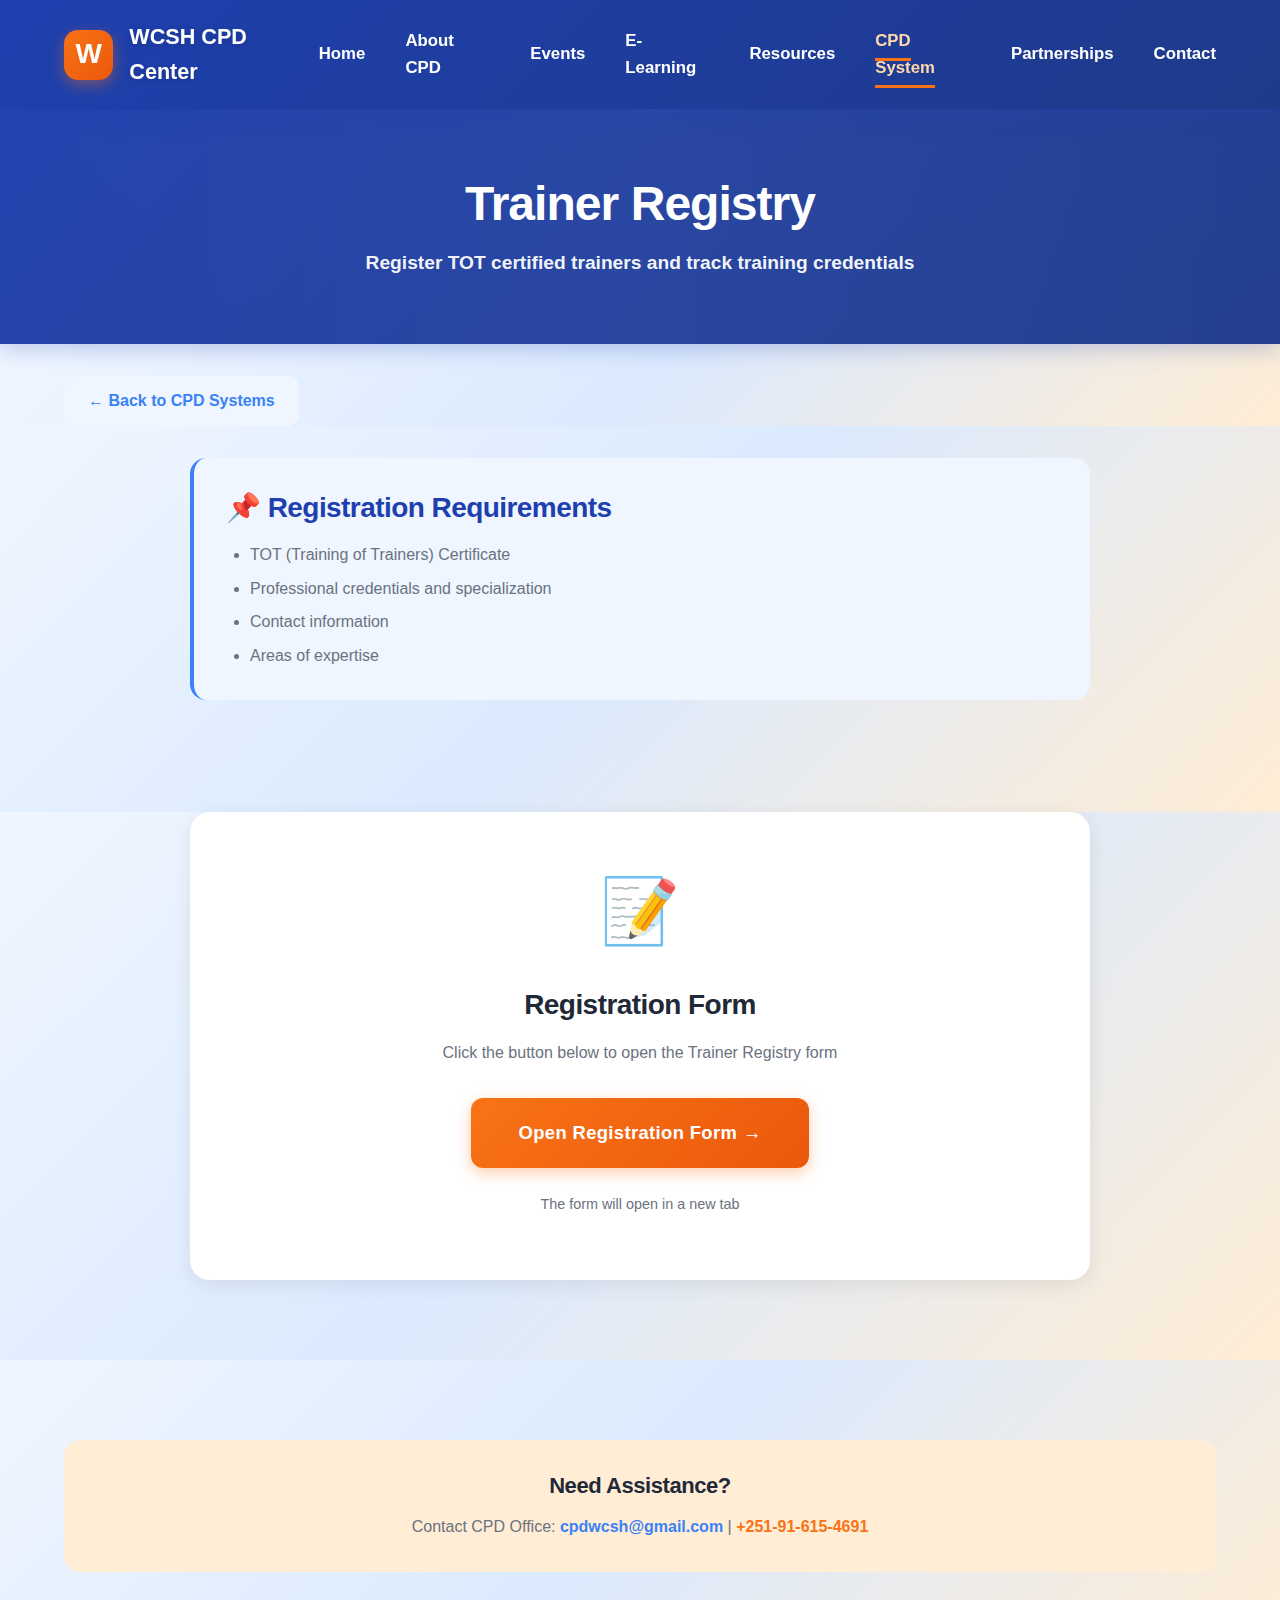
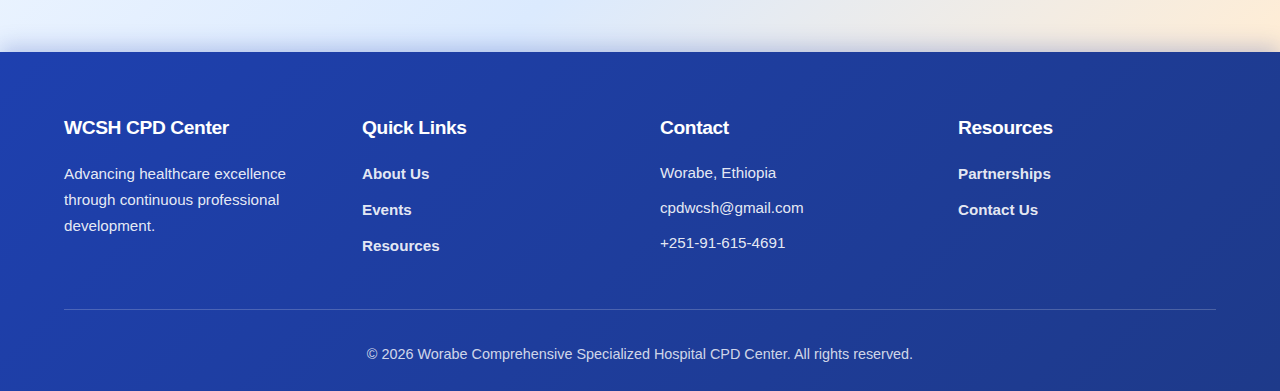
<file: trainer-registry.html>
<!DOCTYPE html>
<html lang="en">
<head>
    <meta charset="UTF-8">
    <meta name="viewport" content="width=device-width, initial-scale=1.0">
    <meta name="description" content="Trainer Registry - Register TOT Certified Trainers">
    <title>Trainer Registry - WCSH CPD Center</title>
    <link rel="stylesheet" href="assets/css/styles.css">
</head>
<body>
    <!-- Navigation Bar -->
    <nav class="navbar">
        <div class="container nav-container">
            <div class="nav-brand">
                <div class="logo">W</div>
                <span class="brand-text">WCSH CPD Center</span>
            </div>
            <button class="mobile-menu-toggle" id="mobileMenuBtn">
                <span></span>
                <span></span>
                <span></span>
            </button>
            <ul class="nav-menu" id="navMenu">
                <li><a href="index.html">Home</a></li>
                <li><a href="about.html">About CPD</a></li>
                <li><a href="events.html">Events</a></li>
                <li><a href="e-learning.html">E-Learning</a></li>
                <li><a href="resources.html">Resources</a></li>
                <li><a href="cpd-system.html" class="active">CPD System</a></li>
                <li><a href="partnerships.html">Partnerships</a></li>
                <li><a href="contact.html">Contact</a></li>
            </ul>
        </div>
    </nav>

    <!-- Page Header -->
    <section class="page-header">
        <div class="container">
            <h1>Trainer Registry</h1>
            <p>Register TOT certified trainers and track training credentials</p>
        </div>
    </section>

    <!-- Back Button -->
    <section class="section" style="padding-top: 2rem; padding-bottom: 0;">
        <div class="container">
            <a href="cpd-system.html" style="display: inline-flex; align-items: center; gap: 0.5rem; color: var(--secondary-blue); font-weight: 700; text-decoration: none; padding: 0.75rem 1.5rem; background-color: var(--soft-blue); border-radius: 10px; transition: all 0.3s ease;" onmouseover="this.style.backgroundColor='var(--light-blue)';" onmouseout="this.style.backgroundColor='var(--soft-blue)';">
                ← Back to CPD Systems
            </a>
        </div>
    </section>

    <!-- Form Information -->
    <section class="section" style="padding-top: 2rem;">
        <div class="container">
            <div style="max-width: 900px; margin: 0 auto; padding: 2rem; background-color: var(--soft-blue); border-radius: 16px; border-left: 4px solid var(--secondary-blue); margin-bottom: 2rem;">
                <h3 style="color: var(--primary-blue); margin-bottom: 1rem; font-weight: 800;">📌 Registration Requirements</h3>
                <ul style="color: var(--text-gray); margin: 0; padding-left: 1.5rem;">
                    <li style="margin-bottom: 0.5rem;">TOT (Training of Trainers) Certificate</li>
                    <li style="margin-bottom: 0.5rem;">Professional credentials and specialization</li>
                    <li style="margin-bottom: 0.5rem;">Contact information</li>
                    <li>Areas of expertise</li>
                </ul>
            </div>
        </div>
    </section>

    <!-- Google Form Link (Cannot embed - will redirect) -->
    <section class="section" style="padding-top: 0;">
        <div class="container">
            <div style="max-width: 900px; margin: 0 auto; background-color: white; padding: 3rem; border-radius: 20px; box-shadow: 0 5px 20px rgba(0, 0, 0, 0.08); text-align: center;">
                <!-- REPLACE WITH YOUR GOOGLE FORM URL -->
                <div id="formRedirect">
                    <div style="font-size: 4rem; margin-bottom: 1.5rem;">📝</div>
                    <h3 style="color: var(--text-dark); margin-bottom: 1rem; font-weight: 800;">Registration Form</h3>
                    <p style="color: var(--text-gray); margin-bottom: 2rem; line-height: 1.7;">
                        Click the button below to open the Trainer Registry form
                    </p>
                    <a href="https://docs.google.com/forms/d/e/1FAIpQLSfMDzOplU_weLrHBdlMBE3NFt1k7YTamSwqHWRlaUY6Q0J5bw/viewform" target="_blank" class="btn btn-primary" style="display: inline-block; padding: 1.25rem 3rem; font-size: 1.15rem; text-decoration: none;">
                        Open Registration Form →
                    </a>
                    <p style="color: var(--text-gray); margin-top: 1.5rem; font-size: 0.9rem;">
                        The form will open in a new tab
                    </p>
                </div>
                
                <!-- Fallback if form not configured -->
                <div id="formPlaceholder" style="display: none;">
                    <div style="font-size: 4rem; margin-bottom: 1.5rem;">📝</div>
                    <h3 style="color: var(--text-dark); margin-bottom: 1rem; font-weight: 800;">Form Not Yet Configured</h3>
                    <p style="color: var(--text-gray); margin-bottom: 2rem; line-height: 1.7;">
                        The Trainer Registry form is being prepared. Please contact the CPD office to register.
                    </p>
                    <div style="display: flex; justify-content: center; gap: 1rem; flex-wrap: wrap;">
                        <a href="mailto:cpdwcsh@gmail.com" style="color: var(--secondary-blue); font-weight: 700; text-decoration: none; padding: 1rem 2rem; background-color: white; border-radius: 10px; box-shadow: 0 3px 10px rgba(0, 0, 0, 0.1);">
                            📧 Email Us
                        </a>
                        <a href="tel:+251916154691" style="color: var(--primary-orange); font-weight: 700; text-decoration: none; padding: 1rem 2rem; background-color: white; border-radius: 10px; box-shadow: 0 3px 10px rgba(0, 0, 0, 0.1);">
                            📞 Call Us
                        </a>
                    </div>
                </div>
            </div>
        </div>
    </section>

    <!-- Help Section -->
    <section class="section section-gray">
        <div class="container">
            <div style="text-align: center; padding: 2rem; background-color: var(--soft-orange); border-radius: 16px;">
                <h4 style="color: var(--text-dark); margin-bottom: 0.75rem; font-weight: 800;">Need Assistance?</h4>
                <p style="color: var(--text-gray); margin: 0;">
                    Contact CPD Office: <a href="mailto:cpdwcsh@gmail.com" style="color: var(--secondary-blue); font-weight: 700;">cpdwcsh@gmail.com</a> | 
                    <a href="tel:+251916154691" style="color: var(--primary-orange); font-weight: 700;">+251-91-615-4691</a>
                </p>
            </div>
        </div>
    </section>

    <!-- Footer -->
    <footer class="footer">
        <div class="container">
            <div class="footer-grid">
                <div class="footer-column">
                    <h3>WCSH CPD Center</h3>
                    <p>Advancing healthcare excellence through continuous professional development.</p>
                </div>
                <div class="footer-column">
                    <h3>Quick Links</h3>
                    <ul class="footer-links">
                        <li><a href="about.html">About Us</a></li>
                        <li><a href="events.html">Events</a></li>
                        <li><a href="resources.html">Resources</a></li>
                    </ul>
                </div>
                <div class="footer-column">
                    <h3>Contact</h3>
                    <ul class="footer-contact">
                        <li>Worabe, Ethiopia</li>
                        <li>cpdwcsh@gmail.com</li>
                        <li>+251-91-615-4691</li>
                    </ul>
                </div>
                <div class="footer-column">
                    <h3>Resources</h3>
                    <ul class="footer-links">
                        <li><a href="partnerships.html">Partnerships</a></li>
                        <li><a href="contact.html">Contact Us</a></li>
                    </ul>
                </div>
            </div>
            <div class="footer-bottom">
                <p>© 2026 Worabe Comprehensive Specialized Hospital CPD Center. All rights reserved.</p>
            </div>
        </div>
    </footer>

    <script>
        // Check if form URL is configured
        window.addEventListener('DOMContentLoaded', function() {
            const formLink = document.querySelector('a[href*="YOUR_TRAINER_REGISTRY_GOOGLE_FORM_URL"]');
            const formRedirect = document.getElementById('formRedirect');
            const placeholder = document.getElementById('formPlaceholder');
            
            if (formLink && formLink.href.includes('YOUR_TRAINER_REGISTRY_GOOGLE_FORM_URL')) {
                formRedirect.style.display = 'none';
                placeholder.style.display = 'block';
            }
        });
    </script>
    <script src="assets/js/main.js"></script>
</body>
</html>
</file>
<file: assets/css/styles.css>
/* ========================================
   WCSH CPD CENTER - ENHANCED STYLESHEET
   Modern Blue & Orange Design with Visual Enhancements
   Email: cpdwcsh@gmail.com
   Phone: +251-91-615-4691
   ======================================== */

/* ========================================
   COLOR PALETTE
   ======================================== */
:root {
    --primary-blue: #1E40AF;        /* Rich Blue - Navbar & Footer */
    --secondary-blue: #3B82F6;      /* Bright Blue - Accents */
    --light-blue: #DBEAFE;          /* Light Blue - Backgrounds */
    --soft-blue: #EFF6FF;           /* Very Light Blue */
    --primary-orange: #F97316;      /* Vibrant Orange - CTAs */
    --light-orange: #FED7AA;        /* Light Orange - Highlights */
    --soft-orange: #FFEDD5;         /* Very Light Orange */
    --white: #FFFFFF;
    --text-dark: #1F2937;
    --text-gray: #6B7280;
    --border-gray: #E5E7EB;
    --success-green: #10B981;
    --error-red: #EF4444;
}

/* ========================================
   RESET & BASE STYLES
   ======================================== */

* {
    margin: 0;
    padding: 0;
    box-sizing: border-box;
}

html {
    scroll-behavior: smooth;
}

body {
    font-family: 'Segoe UI', -apple-system, BlinkMacSystemFont, 'Roboto', 'Helvetica Neue', Arial, sans-serif;
    line-height: 1.6;
    color: var(--text-dark);
    background-color: #F9FAFB;
    font-weight: 500;
}

/* ========================================
   TYPOGRAPHY - ENHANCED
   ======================================== */

h1, h2, h3, h4, h5, h6 {
    color: var(--text-dark);
    font-weight: 700;
    line-height: 1.3;
    margin-bottom: 1rem;
    letter-spacing: -0.02em;
}

h1 {
    font-size: 2.75rem;
}

h2 {
    font-size: 2.25rem;
}

h3 {
    font-size: 1.75rem;
}

h4 {
    font-size: 1.375rem;
}

p {
    margin-bottom: 1rem;
    font-weight: 500;
    color: var(--text-gray);
    line-height: 1.7;
}

a {
    text-decoration: none;
    color: var(--secondary-blue);
    transition: all 0.3s ease;
    font-weight: 600;
}

a:hover {
    color: var(--primary-blue);
    transform: translateY(-1px);
}

/* ========================================
   LAYOUT CONTAINERS
   ======================================== */

.container {
    max-width: 1200px;
    margin: 0 auto;
    padding: 0 1.5rem;
}

.content-container {
    max-width: 900px;
    margin: 0 auto;
}

.section {
    padding: 5rem 0;
    background: linear-gradient(135deg, var(--soft-blue) 0%, var(--light-blue) 50%, var(--soft-orange) 100%);
}

.section-gray {
    background-color: var(--white);
}

.section-title {
    text-align: center;
    margin-bottom: 3rem;
    font-size: 2.25rem;
    color: var(--text-dark);
    font-weight: 800;
    position: relative;
    padding-bottom: 1.25rem;
}

.section-title::after {
    content: '';
    position: absolute;
    bottom: 0;
    left: 50%;
    transform: translateX(-50%);
    width: 100px;
    height: 5px;
    background: linear-gradient(90deg, var(--secondary-blue), var(--primary-orange));
    border-radius: 3px;
}

.text-center {
    text-align: center;
}

/* ========================================
   NAVIGATION BAR - ENHANCED
   ======================================== */

.navbar {
    background: linear-gradient(135deg, var(--primary-blue) 0%, #1E3A8A 100%);
    box-shadow: 0 6px 20px rgba(30, 64, 175, 0.25);
    position: sticky;
    top: 0;
    z-index: 1000;
}

.nav-container {
    display: flex;
    justify-content: space-between;
    align-items: center;
    padding: 1.25rem 1.5rem;
}

.nav-brand {
    display: flex;
    align-items: center;
    gap: 1rem;
    cursor: pointer;
    transition: transform 0.3s ease;
}

.nav-brand:hover {
    transform: scale(1.05);
}

.logo {
    width: 50px;
    height: 50px;
    background: linear-gradient(135deg, var(--primary-orange), #EA580C);
    color: var(--white);
    display: flex;
    align-items: center;
    justify-content: center;
    font-size: 1.75rem;
    font-weight: bold;
    border-radius: 14px;
    box-shadow: 0 5px 15px rgba(249, 115, 22, 0.4);
}

.brand-text {
    font-size: 1.35rem;
    font-weight: 700;
    color: var(--white);
    text-shadow: 0 2px 6px rgba(0, 0, 0, 0.15);
}

.nav-menu {
    display: flex;
    list-style: none;
    gap: 2.5rem;
    align-items: center;
}

.nav-menu li a {
    color: var(--white);
    font-weight: 600;
    padding: 0.5rem 0;
    border-bottom: 3px solid transparent;
    transition: all 0.3s ease;
    font-size: 1.05rem;
}

.nav-menu li a:hover,
.nav-menu li a.active {
    color: var(--light-orange);
    border-bottom-color: var(--primary-orange);
    transform: translateY(-2px);
}

/* Mobile Menu Toggle */
.mobile-menu-toggle {
    display: none;
    flex-direction: column;
    gap: 5px;
    background: none;
    border: none;
    cursor: pointer;
    padding: 0.5rem;
}

.mobile-menu-toggle span {
    width: 28px;
    height: 3px;
    background-color: var(--white);
    border-radius: 3px;
    transition: all 0.3s ease;
}

/* ========================================
   BUTTONS - ENHANCED
   ======================================== */

.btn {
    display: inline-block;
    padding: 0.875rem 2.25rem;
    border-radius: 12px;
    font-weight: 700;
    text-align: center;
    cursor: pointer;
    transition: all 0.3s ease;
    border: none;
    font-size: 1.05rem;
    letter-spacing: 0.02em;
}

.btn-primary {
    background: linear-gradient(135deg, var(--primary-orange), #EA580C);
    color: white;
    box-shadow: 0 5px 15px rgba(249, 115, 22, 0.35);
}

.btn-primary:hover {
    transform: translateY(-3px);
    box-shadow: 0 8px 25px rgba(249, 115, 22, 0.45);
}

.btn-outline {
    background-color: white;
    color: var(--secondary-blue);
    border: 3px solid var(--secondary-blue);
}

.btn-outline:hover {
    background-color: var(--secondary-blue);
    color: white;
    transform: translateY(-3px);
    box-shadow: 0 5px 15px rgba(59, 130, 246, 0.3);
}

.btn-outline-small {
    padding: 0.5rem 1.25rem;
    font-size: 0.95rem;
    background-color: white;
    color: var(--secondary-blue);
    border: 2px solid var(--secondary-blue);
    border-radius: 8px;
    cursor: pointer;
    transition: all 0.3s ease;
}

.btn-outline-small:hover {
    background-color: var(--secondary-blue);
    color: white;
}

.btn-full {
    width: 100%;
}

/* ========================================
   HERO SECTION - ENHANCED
   ======================================== */

.hero {
    background: linear-gradient(135deg, var(--soft-blue) 0%, var(--light-blue) 50%, var(--soft-orange) 100%);
    padding: 6rem 1.5rem;
    position: relative;
    overflow: hidden;
}

.hero::before {
    content: '';
    position: absolute;
    top: -50%;
    right: -10%;
    width: 600px;
    height: 600px;
    background: radial-gradient(circle, rgba(59, 130, 246, 0.15) 0%, transparent 70%);
    border-radius: 50%;
    animation: float 6s ease-in-out infinite;
}

@keyframes float {
    0%, 100% { transform: translateY(0px); }
    50% { transform: translateY(-30px); }
}

.hero-content {
    text-align: center;
    position: relative;
    z-index: 1;
}

.hero-logo {
    margin-bottom: 2.5rem;
    animation: fadeInDown 0.8s ease-out;
}

.hospital-logo {
    max-width: 170px;
    height: auto;
    display: block;
    margin: 0 auto;
    filter: drop-shadow(0 5px 15px rgba(30, 64, 175, 0.25));
    border-radius: 50%;
    border: 5px solid var(--primary-orange);
    transition: transform 0.3s ease;
}

.hospital-logo:hover {
    transform: scale(1.1) rotate(5deg);
}

@keyframes fadeInDown {
    from {
        opacity: 0;
        transform: translateY(-30px);
    }
    to {
        opacity: 1;
        transform: translateY(0);
    }
}

.hero-title {
    font-size: 3.5rem;
    color: var(--primary-blue);
    margin-bottom: 1.25rem;
    font-weight: 900;
    letter-spacing: -0.03em;
}

.hero-subtitle {
    font-size: 1.35rem;
    color: var(--text-gray);
    margin-bottom: 2.5rem;
    font-weight: 600;
}

.hero-buttons {
    display: flex;
    gap: 1.5rem;
    justify-content: center;
    flex-wrap: wrap;
}

/* ========================================
   ANNOUNCEMENT BANNER
   ======================================== */

.announcement-banner {
    background: linear-gradient(90deg, var(--secondary-blue), var(--primary-blue));
    padding: 1.25rem;
    text-align: center;
    box-shadow: 0 3px 10px rgba(30, 64, 175, 0.2);
}

.announcement-banner p {
    margin: 0;
    color: var(--white);
    font-weight: 700;
    font-size: 1.05rem;
}

/* ========================================
   PAGE HEADER - ENHANCED
   ======================================== */

.page-header {
    background: linear-gradient(135deg, var(--primary-blue) 0%, #1E3A8A 100%);
    color: white;
    padding: 4rem 1.5rem;
    text-align: center;
    box-shadow: 0 5px 20px rgba(30, 64, 175, 0.25);
    position: relative;
    overflow: hidden;
}

.page-header::before {
    content: '';
    position: absolute;
    top: 0;
    left: -50%;
    width: 200%;
    height: 100%;
    background: linear-gradient(90deg, transparent, rgba(255,255,255,0.05), transparent);
    animation: shimmer 3s infinite;
}

@keyframes shimmer {
    0% { transform: translateX(-100%); }
    100% { transform: translateX(100%); }
}

.page-header h1 {
    color: white;
    margin-bottom: 0.75rem;
    font-weight: 900;
    font-size: 3rem;
    position: relative;
}

.page-header p {
    color: rgba(255, 255, 255, 0.95);
    font-size: 1.2rem;
    margin: 0;
    font-weight: 600;
    position: relative;
}

/* ========================================
   CARDS & GRIDS - ENHANCED
   ======================================== */

.highlights-grid,
.categories-grid,
.event-types-grid,
.resource-types-grid,
.collaboration-areas-grid,
.benefits-grid,
.faq-grid {
    display: grid;
    grid-template-columns: repeat(auto-fit, minmax(280px, 1fr));
    gap: 2rem;
}

.highlight-card,
.category-card,
.event-type-card {
    background-color: var(--white);
    padding: 2.5rem;
    border-radius: 20px;
    box-shadow: 0 3px 12px rgba(0, 0, 0, 0.08);
    transition: all 0.4s cubic-bezier(0.4, 0, 0.2, 1);
    text-align: center;
    border: 2px solid var(--border-gray);
}

.highlight-card:hover,
.category-card:hover,
.event-type-card:hover {
    transform: translateY(-12px);
    box-shadow: 0 15px 35px rgba(59, 130, 246, 0.2);
    border-color: var(--secondary-blue);
}

.highlight-icon,
.category-icon,
.event-type-icon {
    font-size: 3.5rem;
    width: 90px;
    height: 90px;
    display: flex;
    align-items: center;
    justify-content: center;
    margin: 0 auto 1.75rem;
    background: linear-gradient(135deg, var(--secondary-blue), var(--primary-blue));
    border-radius: 24px;
    box-shadow: 0 5px 15px rgba(59, 130, 246, 0.35);
    transition: all 0.4s ease;
}

.highlight-card:hover .highlight-icon,
.category-card:hover .category-icon,
.event-type-card:hover .event-type-icon {
    transform: scale(1.15) rotate(8deg);
    background: linear-gradient(135deg, var(--primary-orange), #EA580C);
}

.highlight-card h3,
.category-card h3,
.event-type-card h3 {
    color: var(--text-dark);
    margin-bottom: 0.875rem;
    font-weight: 800;
    font-size: 1.3rem;
}

.highlight-card p,
.category-card p,
.event-type-card p {
    color: var(--text-gray);
    font-size: 1rem;
    margin: 0;
    line-height: 1.7;
}

/* ========================================
   MISSION TEXT
   ======================================== */

.mission-text {
    text-align: center;
    font-size: 1.2rem;
    color: var(--text-gray);
    max-width: 850px;
    margin: 0 auto;
    line-height: 1.9;
    font-weight: 600;
}

/* ========================================
   FOOTER - ENHANCED
   ======================================== */

.footer {
    background: linear-gradient(135deg, var(--primary-blue) 0%, #1E3A8A 100%);
    color: white;
    padding: 4rem 0 1.5rem;
    box-shadow: 0 -5px 20px rgba(30, 64, 175, 0.25);
}

.footer-grid {
    display: grid;
    grid-template-columns: repeat(auto-fit, minmax(220px, 1fr));
    gap: 2.5rem;
    margin-bottom: 2.5rem;
}

.footer-column h3 {
    color: white;
    font-size: 1.2rem;
    margin-bottom: 1.25rem;
    font-weight: 800;
}

.footer-column p {
    color: rgba(255, 255, 255, 0.9);
    font-size: 0.95rem;
    line-height: 1.7;
}

.footer-links,
.footer-contact {
    list-style: none;
}

.footer-links li,
.footer-contact li {
    margin-bottom: 0.65rem;
}

.footer-links a {
    color: rgba(255, 255, 255, 0.9);
    font-size: 0.95rem;
    transition: all 0.3s ease;
}

.footer-links a:hover {
    color: var(--light-orange);
    padding-left: 5px;
}

.footer-contact li {
    color: rgba(255, 255, 255, 0.9);
    font-size: 0.95rem;
}

.footer-bottom {
    border-top: 1px solid rgba(255, 255, 255, 0.2);
    padding-top: 2rem;
    text-align: center;
}

.footer-bottom p {
    color: rgba(255, 255, 255, 0.8);
    font-size: 0.9rem;
    margin: 0;
}

/* ========================================
   EVENTS & COURSES
   ======================================== */

.events-preview-grid,
.courses-grid {
    display: grid;
    grid-template-columns: repeat(auto-fill, minmax(320px, 1fr));
    gap: 2.5rem;
}

.event-card,
.course-card {
    background-color: var(--white);
    border-radius: 20px;
    padding: 2rem;
    box-shadow: 0 3px 12px rgba(0, 0, 0, 0.08);
    transition: all 0.4s ease;
    border: 2px solid var(--border-gray);
}

.event-card:hover,
.course-card:hover {
    box-shadow: 0 12px 30px rgba(59, 130, 246, 0.2);
    transform: translateY(-8px);
    border-color: var(--secondary-blue);
}

/* ========================================
   RESPONSIVE DESIGN - ENHANCED
   ======================================== */

@media (max-width: 768px) {
    .mobile-menu-toggle {
        display: flex;
    }
    
    .nav-menu {
        display: none;
        position: absolute;
        top: 100%;
        left: 0;
        right: 0;
        background: linear-gradient(135deg, var(--primary-blue) 0%, #1E3A8A 100%);
        flex-direction: column;
        padding: 1.5rem;
        box-shadow: 0 5px 15px rgba(30, 64, 175, 0.3);
        gap: 0;
    }
    
    .nav-menu.active {
        display: flex;
    }
    
    .nav-menu li {
        width: 100%;
    }
    
    .nav-menu li a {
        display: block;
        padding: 1rem;
        border-bottom: 1px solid rgba(255, 255, 255, 0.2);
    }
    
    .hero-title {
        font-size: 2.25rem;
    }
    
    .hero-subtitle {
        font-size: 1.1rem;
    }
    
    .hero-buttons {
        flex-direction: column;
    }
    
    .section {
        padding: 3rem 0;
    }
    
    h1 {
        font-size: 2.25rem;
    }
    
    h2 {
        font-size: 1.75rem;
    }
}

/* ========================================
   UTILITY CLASSES
   ======================================== */

.link-primary {
    color: var(--secondary-blue);
    font-weight: 800;
    transition: color 0.3s ease;
}

.link-primary:hover {
    color: var(--primary-blue);
}

.no-results {
    text-align: center;
    padding: 4rem;
    color: var(--text-gray);
    font-size: 1.15rem;
    font-weight: 600;
}

/* ========================================
   BACK TO TOP BUTTON
   ======================================== */

.back-to-top {
    box-shadow: 0 5px 15px rgba(59, 130, 246, 0.4) !important;
}

.back-to-top:hover {
    background: linear-gradient(135deg, var(--primary-orange), #EA580C) !important;
}
</file>
